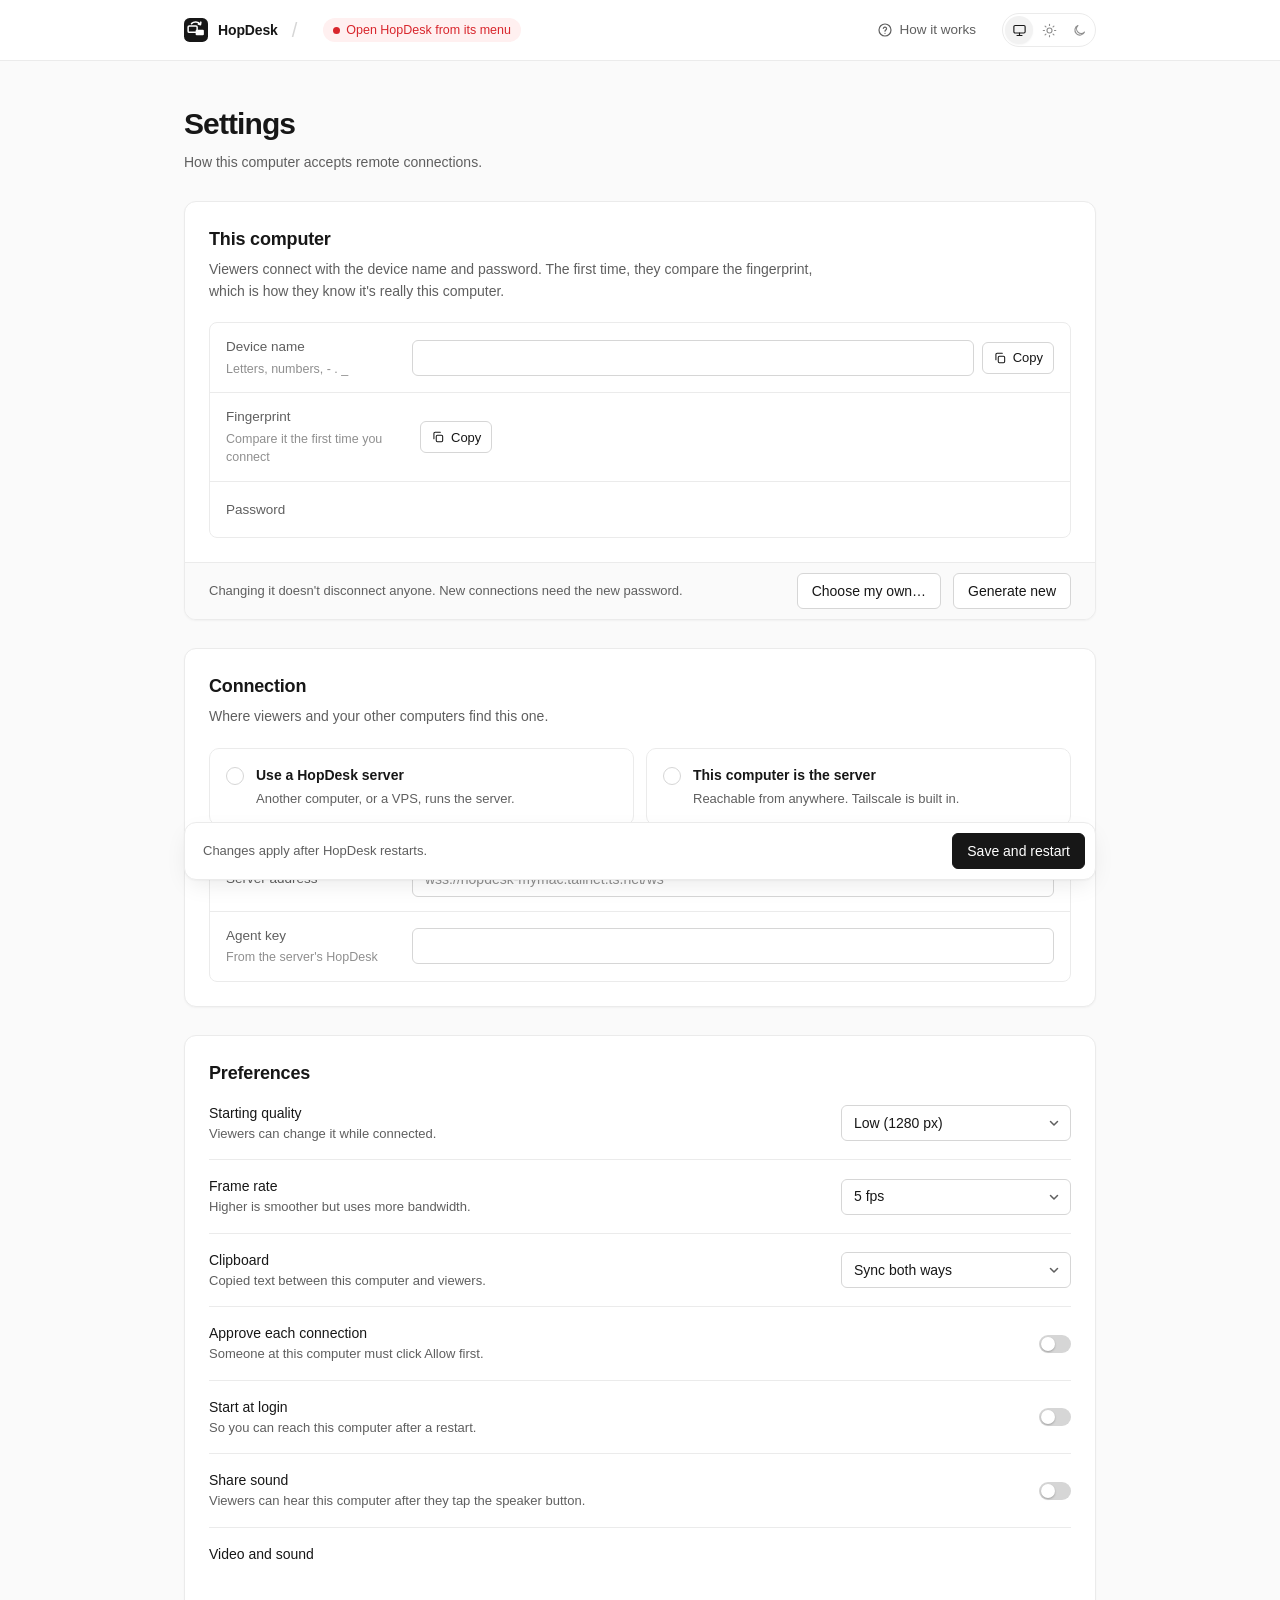
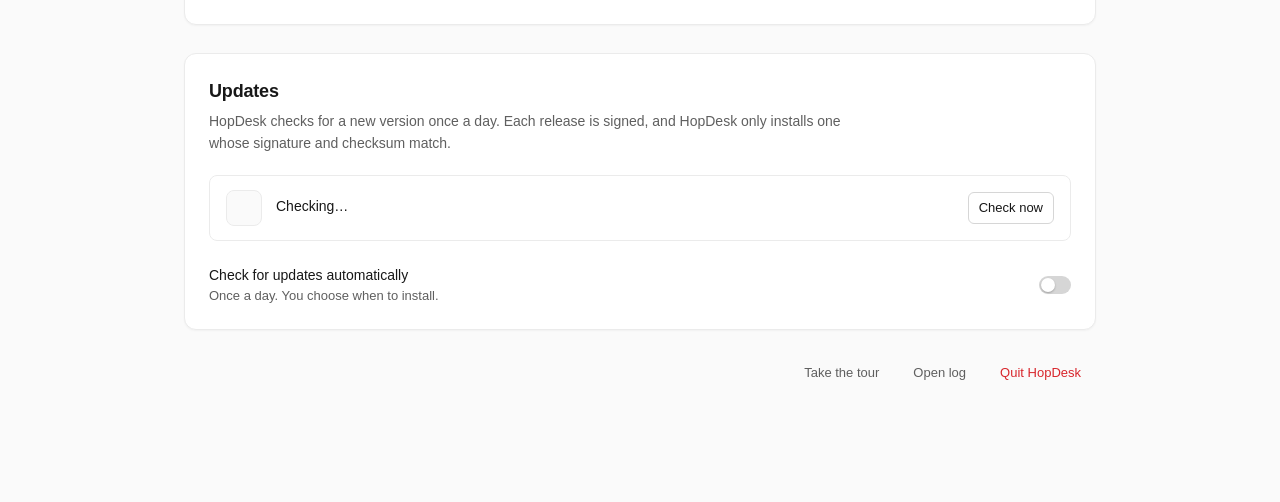
<file: cmd/agent/appui/index.html>
<!DOCTYPE html>
<html lang="en">
<head>
<meta charset="utf-8">
<meta name="viewport" content="width=device-width, initial-scale=1">
<meta name="color-scheme" content="light dark">
<title>HopDesk</title>
<link rel="icon" href="logo.svg">
<link rel="stylesheet" href="ui.css">
<script src="theme.js"></script>
<style>
  body { background: var(--bg-subtle); min-height: 100vh; }
  [data-theme="dark"] body { background: var(--bg); }

  header { position: sticky; top: 0; z-index: 10; background: var(--bg); border-bottom: 1px solid var(--border); }
  .bar { max-width: 960px; margin: 0 auto; height: 60px; padding: 0 24px; display: flex; align-items: center; gap: 12px; }
  .bar .device { font-weight: 500; color: var(--fg); overflow: hidden; text-overflow: ellipsis; white-space: nowrap; }
  .bar .spacer { flex: 1; }

  .pill {
    display: inline-flex; align-items: center; gap: 6px; height: 24px; padding: 0 10px; border-radius: 999px;
    font-size: 12.5px; font-weight: 500; background: var(--bg-muted); color: var(--fg-muted);
  }
  .pill::before { content: ""; width: 7px; height: 7px; border-radius: 50%; background: currentColor; }
  .pill.online { background: var(--green-bg); color: var(--green); }
  .pill.online::before { box-shadow: 0 0 0 3px color-mix(in srgb, var(--green) 25%, transparent); }
  .pill.error, .pill.offline { background: var(--red-bg); color: var(--red); }
  .pill.setup, .pill.connecting, .pill.starting { background: var(--amber-bg); color: var(--amber); }

  main { max-width: 960px; margin: 0 auto; padding: 40px 24px 32px; }
  .head h1 { margin: 0; font-size: 30px; font-weight: 600; letter-spacing: -0.03em; }
  .head p { margin: 6px 0 0; color: var(--fg-muted); }
  .head .ver { color: var(--fg-subtle); font-size: 13px; margin-top: 2px; }
  #detail { margin-top: 20px; }

  .section { margin-top: 28px; }
  .card { overflow: hidden; }
  .card .body { padding: 24px; }
  .card h2 { margin: 0; font-size: 18px; font-weight: 600; letter-spacing: -0.01em; }
  .card .sub { margin: 6px 0 20px; color: var(--fg-muted); line-height: 1.55; max-width: 640px; }
  .card .foot {
    display: flex; align-items: center; gap: 12px; min-height: 56px; padding: 10px 24px;
    background: var(--bg-subtle); border-top: 1px solid var(--border); color: var(--fg-muted); font-size: 13px;
  }
  [data-theme="dark"] .card .foot { background: #0d0d0d; }
  .card .foot .grow { flex: 1; }

  /* key/value rows */
  .kv { border: 1px solid var(--border); border-radius: 8px; }
  .kv .r { display: flex; align-items: center; gap: 16px; padding: 14px 16px; min-height: 56px; }
  .kv .r + .r { border-top: 1px solid var(--border); }
  .kv .k { width: 170px; flex: none; color: var(--fg-muted); font-size: 13.5px; }
  .kv .k small { display: block; color: var(--fg-subtle); font-size: 12.5px; margin-top: 2px; }
  .kv .v { flex: 1; min-width: 0; display: flex; align-items: center; gap: 8px; flex-wrap: wrap; }
  .kv .v input[type=text], .kv .v input[type=password], .kv .v select { flex: 1; min-width: 180px; }
  .kv .v code { flex: 1; min-width: 0; overflow: hidden; text-overflow: ellipsis; white-space: nowrap; color: var(--fg); }
  .pwrow { display: flex; gap: 10px; align-items: stretch; margin-top: 4px; }
  .pwrow .big { flex: 1; margin-top: 0; }
  .pwrow button { height: auto; padding: 0 18px; }
  .bar .guide-link { margin-right: 4px; }
  @media (max-width: 560px) { .bar .guide-link span { display: none; } }
  .fp { font: 600 14px "Geist Mono", ui-monospace, Menlo, monospace; letter-spacing: .05em; }

  /* new password callout */
  #newPwCard { border-color: var(--blue); box-shadow: 0 0 0 4px var(--ring); }
  .big {
    margin-top: 4px; padding: 18px; border-radius: 10px; text-align: center; user-select: all;
    font: 600 24px "Geist Mono", ui-monospace, Menlo, monospace; letter-spacing: .08em;
    background: var(--bg-subtle); border: 1px dashed var(--border-strong);
  }

  /* updates */
  .upd { display: flex; align-items: center; gap: 14px; padding: 14px 16px; flex-wrap: wrap; }
  .upd .ic { width: 36px; height: 36px; border-radius: 8px; border: 1px solid var(--border); display: grid; place-items: center; color: var(--fg-muted); background: var(--bg-subtle); flex: none; }
  .upd .ic svg { width: 18px; height: 18px; }
  .upd .ic.ok { color: var(--green); background: var(--green-bg); border-color: transparent; }
  .upd .ic.new { color: var(--blue); background: var(--blue-bg); border-color: transparent; }
  .upd .ic.bad { color: var(--red); background: var(--red-bg); border-color: transparent; }
  .upd .name { flex: 1; min-width: 200px; }
  .upd .name b { font-weight: 500; }
  .upd .name small { display: block; color: var(--fg-muted); font-size: 13px; margin-top: 2px; }
  .upd .name small.err { color: var(--red); }
  .upd .link { font-size: 13px; color: var(--fg-muted); text-underline-offset: 3px; }
  .upd .link:hover { color: var(--fg); }
  .updbar { height: 4px; margin: 0 16px 14px; border-radius: 99px; background: var(--bg-muted); overflow: hidden; }
  .updbar i { display: block; height: 100%; width: 0; background: var(--blue); border-radius: inherit; transition: width .3s ease; }
  #updCard .pref { margin-top: 8px; padding-bottom: 0; }
  .upd-pill {
    height: 24px; padding: 0 10px; border-radius: 999px; font-size: 12.5px; font-weight: 500;
    background: var(--blue-bg); color: var(--blue); border: 0;
  }
  .upd-pill:hover:not(:disabled) { background: var(--blue-bg); color: var(--blue); text-decoration: underline; text-underline-offset: 3px; }

  /* permissions */
  .perm { display: flex; align-items: center; gap: 14px; padding: 14px 16px; }
  .perm + .perm { border-top: 1px solid var(--border); }
  .perm .ic { width: 36px; height: 36px; border-radius: 8px; border: 1px solid var(--border); display: grid; place-items: center; color: var(--fg-muted); background: var(--bg-subtle); flex: none; }
  .perm .ic svg { width: 18px; height: 18px; }
  .perm .name { flex: 1; font-weight: 500; }
  .perm .name small { display: block; color: var(--fg-muted); font-weight: 400; font-size: 13px; }

  /* connection mode */
  .modes { display: grid; grid-template-columns: 1fr 1fr; gap: 12px; margin-bottom: 20px; }
  .mode {
    position: relative; padding: 16px 16px 16px 46px; border-radius: 10px; cursor: pointer;
    border: 1px solid var(--border); background: var(--bg); transition: border-color .15s, box-shadow .15s;
  }
  .mode:hover { border-color: var(--border-strong); }
  .mode::before {
    content: ""; position: absolute; left: 16px; top: 18px; width: 16px; height: 16px; border-radius: 50%;
    border: 1px solid var(--border-strong); background: var(--bg);
  }
  .mode.sel { border-color: var(--fg); background: var(--bg-subtle); }
  .mode.sel::before { border-color: var(--fg); background: var(--fg); box-shadow: inset 0 0 0 4px var(--bg); }
  .mode b { display: block; font-weight: 600; margin-bottom: 2px; }
  .mode span { color: var(--fg-muted); font-size: 13px; line-height: 1.5; }
  #tsNote { margin-bottom: 16px; }
  .note { display: flex; flex-wrap: wrap; align-items: center; gap: 4px 10px; padding: 12px 14px; border-radius: 8px; background: var(--bg-subtle); border: 1px solid var(--border); color: var(--fg-muted); font-size: 13.5px; line-height: 1.55; }
  .note.warn { background: var(--amber-bg); border-color: transparent; color: var(--amber); }
  .note.good { background: var(--green-bg); border-color: transparent; color: var(--green); }
  .note a { color: inherit; text-decoration: underline; text-underline-offset: 2px; }
  .note button { height: 32px; font-size: 13px; }
  .note button:not(.secondary) { background: var(--accent); color: var(--accent-fg); border-color: var(--accent); }
  #tsLinks { margin-bottom: 12px; }

  /* preferences */
  .pref { display: flex; align-items: center; gap: 16px; padding: 16px 0; }
  .pref + .pref { border-top: 1px solid var(--border); }
  .pref .t { flex: 1; }
  .pref .t b { font-weight: 500; }
  .pref .t small { display: block; color: var(--fg-muted); font-size: 13px; }
  .pref select { width: 230px; }
  .muted { color: var(--fg-muted); }

  /* save bar */
  .savebar {
    position: sticky; bottom: 20px; z-index: 20; margin-top: 24px;
    display: flex; align-items: center; gap: 12px;
    padding: 10px 10px 10px 18px; border-radius: 12px; border: 1px solid var(--border);
    background: var(--bg); box-shadow: var(--shadow);
  }
  .savebar .hint3 { color: var(--fg-muted); font-size: 13px; }
  #msg { flex: 1; font-size: 13px; color: var(--red); overflow: hidden; text-overflow: ellipsis; }
  #msg.good { color: var(--green); }
  #save { height: 36px; }

  footer.meta { display: flex; align-items: center; gap: 4px; margin-top: 28px; color: var(--fg-subtle); font-size: 13px; }
  footer.meta .grow { flex: 1; }
  footer.meta button { height: 30px; font-size: 13px; }

  @media (max-width: 700px) {
    .modes { grid-template-columns: 1fr; }
    .kv .r { flex-direction: column; align-items: stretch; gap: 8px; }
    .kv .k { width: auto; }
    .pref { flex-direction: column; align-items: stretch; }
    .pref select { width: 100%; }
    .savebar .hint3 { display: none; }
  }
</style>
</head>
<body>
<header>
  <div class="bar">
    <span class="brand">
      <svg viewBox="0 0 64 64" aria-hidden="true"><rect width="64" height="64" rx="15" fill="currentColor"/><g fill="none" style="stroke:var(--bg)" stroke-width="4" stroke-linecap="round" stroke-linejoin="round"><rect x="11" y="21" width="24" height="17" rx="3"/><path d="M20 15c6-6 18-6 24 2M45 11l-1 7-6-2"/></g><rect x="31" y="31" width="22" height="15" rx="3" style="fill:var(--bg)"/></svg>
      HopDesk
    </span>
    <span class="crumb-sep">/</span>
    <span class="device" id="crumbDevice"></span>
    <span class="pill" id="pill">Loading…</span>
    <button class="upd-pill" id="updPill" hidden>Update available</button>
    <span class="spacer"></span>
    <a id="helpLink" class="guide-link" href="help.html" target="_blank"><svg viewBox="0 0 24 24" fill="none" stroke="currentColor" stroke-width="1.8" stroke-linecap="round" stroke-linejoin="round"><circle cx="12" cy="12" r="9"/><path d="M9.5 9.5a2.5 2.5 0 0 1 4.9.7c0 1.7-2.4 2.1-2.4 3.6M12 17h.01"/></svg><span>How it works</span></a>
    <div class="theme-switch" role="group" aria-label="Theme">
      <button data-theme-choice="system" title="System theme" aria-label="System theme"><svg viewBox="0 0 24 24" fill="none" stroke="currentColor" stroke-width="1.8" stroke-linecap="round" stroke-linejoin="round"><rect x="3" y="4" width="18" height="12" rx="2"/><path d="M8 20h8M12 16v4"/></svg></button>
      <button data-theme-choice="light" title="Light theme" aria-label="Light theme"><svg viewBox="0 0 24 24" fill="none" stroke="currentColor" stroke-width="1.8" stroke-linecap="round"><circle cx="12" cy="12" r="4"/><path d="M12 2v2M12 20v2M4.9 4.9l1.4 1.4M17.7 17.7l1.4 1.4M2 12h2M20 12h2M4.9 19.1l1.4-1.4M17.7 6.3l1.4-1.4"/></svg></button>
      <button data-theme-choice="dark" title="Dark theme" aria-label="Dark theme"><svg viewBox="0 0 24 24" fill="none" stroke="currentColor" stroke-width="1.8" stroke-linecap="round" stroke-linejoin="round"><path d="M20 14.5A8 8 0 1 1 9.5 4a6.5 6.5 0 0 0 10.5 10.5z"/></svg></button>
    </div>
  </div>
</header>

<main>
  <div class="head">
    <h1>Settings</h1>
    <p>How this computer accepts remote connections.</p>
    <div class="ver" id="ver"></div>
  </div>
  <div class="alert bad" id="detail" hidden></div>

  <!-- one-time password -->
  <section class="section card" id="newPwCard" hidden>
    <div class="body">
      <h2>Save this computer's password</h2>
      <p class="sub">Put it in your password manager. It's shown only once, because HopDesk keeps only a one-way hash of it.</p>
      <div class="pwrow"><div class="big" id="newPw"></div><button data-copy-from="newPw" id="copyNewPw" title="Copy password">Copy</button></div>
    </div>
    <div class="foot"><span class="grow">You'll type it in the viewer when you connect to this computer.</span><button id="ackPw" class="primary">I've saved it</button></div>
  </section>

  <!-- this computer -->
  <section class="section card" id="pcCard">
    <div class="body">
      <h2>This computer</h2>
      <p class="sub">Viewers connect with the device name and password. The first time, they compare the fingerprint, which is how they know it's really this computer.</p>
      <div class="kv">
        <div class="r" id="rowDevice"><div class="k">Device name<small>Letters, numbers, - . _</small></div><div class="v"><input id="deviceId" type="text" maxlength="64" spellcheck="false"><button class="sm" data-copy-from="deviceId" title="Copy device name">Copy</button></div></div>
        <div class="r" id="rowFp"><div class="k">Fingerprint<small>Compare it the first time you connect</small></div><div class="v"><span class="fp" id="fp"></span><button class="sm" data-copy-from="fp" title="Copy fingerprint">Copy</button></div></div>
        <div class="r" id="rowPw"><div class="k">Password</div><div class="v"><span id="pwState"></span></div></div>
        <div class="r" id="setPwRow" hidden><div class="k">New password<small>10+ characters</small></div><div class="v"><input id="ownPw" type="password" autocomplete="new-password"><button id="savePw" class="primary">Set password</button></div></div>
      </div>
    </div>
    <div class="foot" id="pwFoot"><span class="grow">Changing it doesn't disconnect anyone. New connections need the new password.</span><button id="setPwBtn">Choose my own…</button><button id="genPw">Generate new</button></div>
  </section>

  <!-- permissions (macOS) -->
  <section class="section card" id="permCard" hidden>
    <div class="body">
      <h2>macOS permissions</h2>
      <p class="sub">Needed so viewers can see this screen and use the mouse and keyboard. Click Grant, then switch on <b>HopDesk</b> in the window that opens.</p>
      <div class="kv">
        <div class="perm">
          <span class="ic"><svg viewBox="0 0 24 24" fill="none" stroke="currentColor" stroke-width="1.8" stroke-linecap="round" stroke-linejoin="round"><rect x="3" y="4" width="18" height="12" rx="2"/><path d="M8 20h8M12 16v4"/></svg></span>
          <div class="name">Screen Recording<small>Share this screen</small></div>
          <span id="permScreenIcon"></span><button id="grantScreen">Grant</button>
        </div>
        <div class="perm">
          <span class="ic"><svg viewBox="0 0 24 24" fill="none" stroke="currentColor" stroke-width="1.8" stroke-linecap="round" stroke-linejoin="round"><path d="M5 3l14 9-6 1.5L10 20z"/></svg></span>
          <div class="name">Accessibility<small>Control the mouse and keyboard</small></div>
          <span id="permAxIcon"></span><button id="grantAx">Grant</button>
        </div>
      </div>
    </div>
    <div class="foot" id="permRestart" hidden><span class="grow">After switching on Screen Recording, macOS needs HopDesk to restart.</span><button id="restartBtn">Restart HopDesk</button></div>
  </section>

  <!-- connection -->
  <section class="section card" id="connCard">
    <div class="body">
      <h2>Connection</h2>
      <p class="sub">Where viewers and your other computers find this one.</p>
      <div class="modes" id="modes">
        <div class="mode" data-mode="connect" id="modeConnect"><b>Use a HopDesk server</b><span>Another computer, or a VPS, runs the server.</span></div>
        <div class="mode" data-mode="host" id="modeHost"><b>This computer is the server</b><span>Reachable from anywhere. Tailscale is built in.</span></div>
      </div>
      <div id="connectBox">
        <div class="kv">
          <div class="r"><div class="k">Server address</div><div class="v"><input id="serverUrl" type="text" class="mono" placeholder="wss://hopdesk-mymac.tailnet.ts.net/ws" spellcheck="false"></div></div>
          <div class="r"><div class="k">Agent key<small>From the server's HopDesk</small></div><div class="v"><input id="agentKey" type="password" class="mono" spellcheck="false" autocomplete="off"></div></div>
        </div>
      </div>
      <div id="hostBox" hidden>
        <div class="note" id="tsNote"></div>
        <div class="kv" id="tsLinks" hidden>
          <div class="r"><div class="k">Open in any browser</div><div class="v"><code id="viewerUrl"></code><button id="copyViewer" class="sm" data-copy-from="viewerUrl" title="Copy address">Copy</button></div></div>
          <div class="r"><div class="k">Other computers' server</div><div class="v"><code id="agentUrl"></code><button id="copyAgent" class="sm" data-copy-from="agentUrl" title="Copy server address">Copy</button></div></div>
        </div>
        <div class="kv">
          <div class="r"><div class="k">Agent key<small>Give it to your other computers</small></div><div class="v"><input id="hostKey" type="password" class="mono" readonly><button id="showKey" class="sm">Show</button><button id="copyKey" class="sm" data-copy-from="hostKey" title="Copy agent key">Copy</button><button id="newKey" class="sm">New</button></div></div>
          <div class="r"><div class="k">Local address</div><div class="v"><input id="hostListen" type="text" class="mono"></div></div>
        </div>
      </div>
    </div>
    <div class="foot" id="tsSignOutRow" hidden><span class="grow">Signed in to Tailscale.</span><button id="tsSignOut">Sign out of Tailscale</button></div>
  </section>

  <!-- preferences -->
  <section class="section card" id="prefCard">
    <div class="body">
      <h2>Preferences</h2>
      <div class="pref"><div class="t"><b>Starting quality</b><small>Viewers can change it while connected.</small></div>
        <select id="quality"><option value="low">Low (1280 px)</option><option value="medium">Medium (1920 px)</option><option value="high">High (2560 px)</option><option value="ultra">Ultra (native resolution)</option></select></div>
      <div class="pref"><div class="t"><b>Frame rate</b><small>Higher is smoother but uses more bandwidth.</small></div>
        <select id="fps"><option value="5">5 fps</option><option value="10">10 fps</option><option value="15">15 fps</option><option value="20">20 fps</option><option value="30">30 fps</option><option value="60">60 fps</option></select></div>
      <div class="pref"><div class="t"><b>Clipboard</b><small>Copied text between this computer and viewers.</small></div>
        <select id="clipboard"><option value="both">Sync both ways</option><option value="to-remote">Only paste into this computer</option><option value="off">Off</option></select></div>
      <label class="pref"><div class="t"><b>Approve each connection</b><small>Someone at this computer must click Allow first.</small></div><input type="checkbox" class="switch" id="confirm"></label>
      <label class="pref" id="autostartRow"><div class="t"><b>Start at login</b><small>So you can reach this computer after a restart.</small></div><input type="checkbox" class="switch" id="startAtLogin"></label>
      <label class="pref"><div class="t"><b>Share sound</b><small>Viewers can hear this computer after they tap the speaker button.</small></div><input type="checkbox" class="switch" id="sound"></label>
      <div class="pref"><div class="t"><b>Video and sound</b><small><span id="video"></span><br><span id="soundInfo"></span></small></div></div>
    </div>
  </section>

  <!-- login-screen control (Windows) -->
  <section class="section card" id="svcCard" hidden>
    <div class="body">
      <h2>Login screen and admin prompts</h2>
      <p class="sub">Windows hides its login screen and admin prompts (“Do you want to allow this app to make changes?”) from normal apps. Turn this on to see and control them too, so you can sign in after a restart and approve installs. It adds a small HopDesk service, and Windows asks for administrator permission once.</p>
      <label class="pref"><div class="t"><b>Control the login screen and admin prompts</b><small id="svcText">Off</small></div><input type="checkbox" class="switch" id="svcOn" data-nodirty></label>
      <div class="alert bad" id="svcErr" hidden></div>
      <div class="foot" id="svcStaleRow" hidden><span class="grow">The service still runs an older copy of HopDesk. Update it so both match (Windows asks for permission).</span><button id="svcUpdate">Update service</button></div>
    </div>
  </section>

  <!-- updates -->
  <section class="section card" id="updCard">
    <div class="body">
      <h2>Updates</h2>
      <p class="sub">HopDesk checks for a new version once a day. Each release is signed, and HopDesk only installs one whose signature and checksum match.</p>
      <div class="kv">
        <div class="upd">
          <span class="ic" id="updIcon"></span>
          <div class="name"><b id="updTitle">Checking…</b><small id="updText"></small></div>
          <a id="updNotes" class="link" target="_blank" rel="noopener" hidden>What's new</a>
          <button id="updCheck" class="sm">Check now</button>
          <button id="updInstall" class="sm primary" hidden>Install update</button>
        </div>
        <div class="updbar" id="updBar" hidden><i id="updBarFill"></i></div>
      </div>
      <label class="pref" id="updAutoRow"><div class="t"><b>Check for updates automatically</b><small>Once a day. You choose when to install.</small></div><input type="checkbox" class="switch" id="updAuto" data-nodirty></label>
    </div>
  </section>

  <footer class="meta">
    <span id="sessions" class="grow"></span>
    <button id="tourBtn" class="ghost">Take the tour</button>
    <button id="openLog" class="ghost">Open log</button>
    <button id="quit" class="ghost danger-ghost">Quit HopDesk</button>
  </footer>

  <div class="savebar">
    <span class="hint3">Changes apply after HopDesk restarts.</span>
    <span id="msg"></span>
    <button id="save" class="primary">Save and restart</button>
  </div>
</main>

<script src="ui.js"></script>
<script src="app.js"></script>
</body>
</html>
</file>
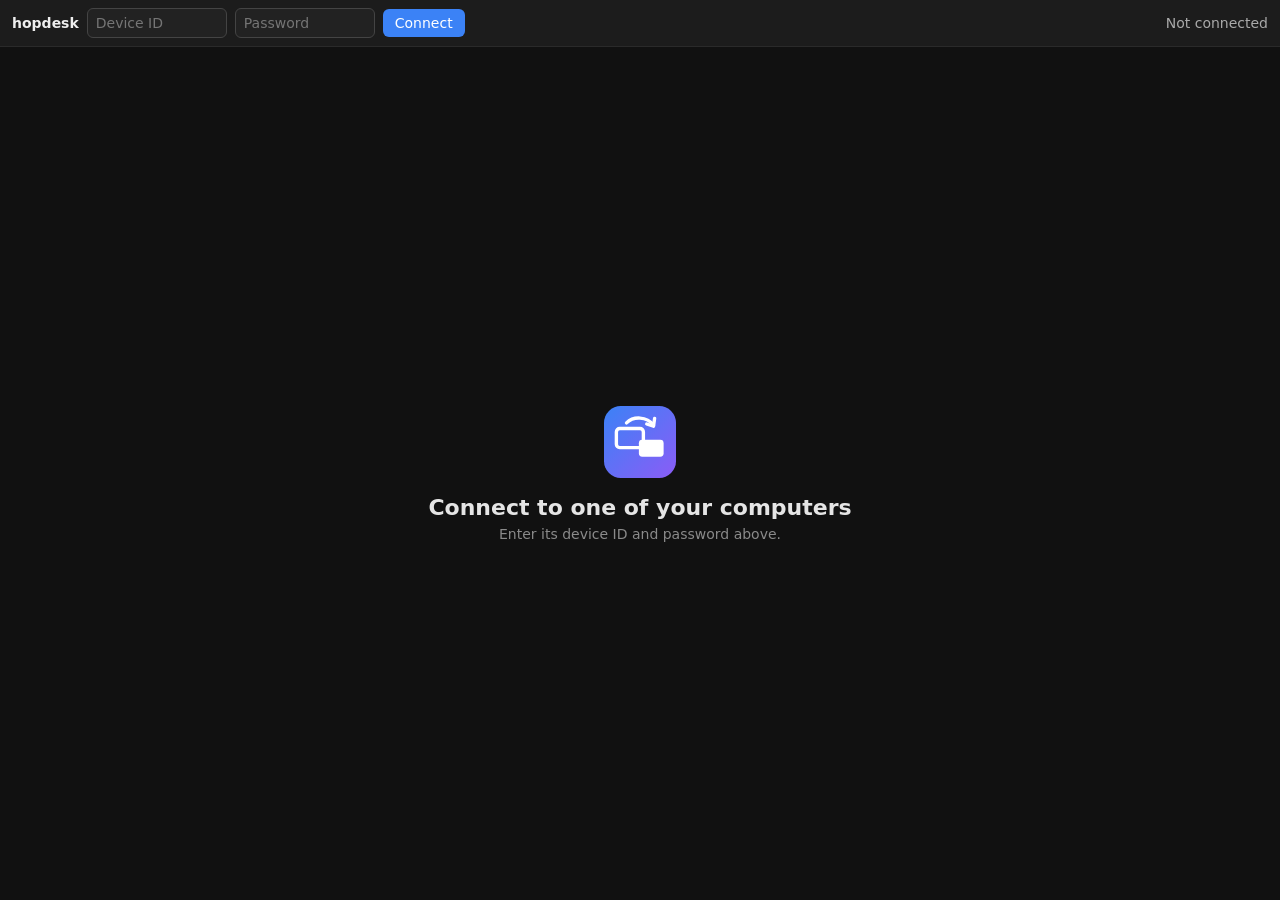
<file: cmd/server/web/index.html>
<!DOCTYPE html>
<html lang="en">
<head>
<meta charset="utf-8">
<meta name="viewport" content="width=device-width, initial-scale=1">
<title>hopdesk</title>
<style>
  :root { color-scheme: dark; font-family: system-ui, sans-serif; font-size: 14px; }
  * { box-sizing: border-box; }
  body { margin: 0; display: flex; flex-direction: column; height: 100vh; background: #111; color: #eee; }
  header { display: flex; gap: 8px; align-items: center; padding: 8px 12px; background: #1c1c1c; flex-wrap: wrap; border-bottom: 1px solid #2a2a2a; }
  input[type=text], input[type=password], select { padding: 6px 8px; border-radius: 6px; border: 1px solid #444; background: #222; color: #eee; font: inherit; }
  input[type=text], input[type=password] { width: 140px; }
  button { padding: 6px 12px; border-radius: 6px; border: 0; background: #3b82f6; color: white; cursor: pointer; font: inherit; }
  button.secondary { background: #3a3a3a; }
  button:disabled { opacity: .5; cursor: default; }
  label { color: #ccc; display: flex; gap: 4px; align-items: center; }
  .group { display: flex; gap: 8px; align-items: center; }
  #status { margin-left: auto; color: #aaa; }
  .wrap { flex: 1; display: flex; min-height: 0; }
  #surface { flex: 1; display: flex; align-items: center; justify-content: center; overflow: hidden; outline: none; position: relative; }
  #surface:focus-visible { box-shadow: inset 0 0 0 2px #3b82f6; }
  #surface.drop { box-shadow: inset 0 0 0 3px #22c55e; }
  #surface video, #surface canvas { width: 100%; height: 100%; object-fit: contain; display: block; }
  #hint { position: absolute; pointer-events: none; text-align: center; color: #8a8a8a; }
  #hint svg { width: 72px; height: 72px; margin-bottom: 14px; }
  #hint .big { font-size: 22px; color: #e5e5e5; font-weight: 600; margin-bottom: 6px; }
  aside { width: 340px; background: #181818; border-left: 1px solid #2a2a2a; display: flex; flex-direction: column; min-height: 0; }
  aside h3 { margin: 0; padding: 10px 12px 6px; font-size: 13px; color: #aaa; font-weight: 600; text-transform: uppercase; letter-spacing: .04em; }
  .pathbar { display: flex; gap: 6px; padding: 0 12px 8px; align-items: center; }
  #path { flex: 1; overflow: hidden; text-overflow: ellipsis; white-space: nowrap; color: #ccc; direction: rtl; text-align: left; }
  #list { flex: 1; overflow: auto; border-top: 1px solid #2a2a2a; }
  .row { display: flex; gap: 8px; padding: 6px 12px; cursor: pointer; align-items: center; }
  .row:hover { background: #242424; }
  .row .name { flex: 1; overflow: hidden; text-overflow: ellipsis; white-space: nowrap; }
  .row .size { color: #888; font-size: 12px; }
  .note { padding: 8px 12px; color: #888; }
  #transfers { border-top: 1px solid #2a2a2a; max-height: 35%; overflow: auto; }
  .xfer { padding: 6px 12px; border-bottom: 1px solid #222; }
  .xfer .top { display: flex; justify-content: space-between; gap: 8px; }
  .xfer .top span:first-child { overflow: hidden; text-overflow: ellipsis; white-space: nowrap; }
  .xfer progress { width: 100%; height: 6px; }
  .xfer .msg { color: #888; font-size: 12px; overflow-wrap: anywhere; }
  .xfer.err .msg { color: #f87171; }
  .actions { display: flex; gap: 8px; padding: 10px 12px; border-top: 1px solid #2a2a2a; }
  #toast { position: fixed; bottom: 16px; left: 50%; transform: translateX(-50%); background: #262626; border: 1px solid #3a3a3a; padding: 8px 12px; border-radius: 8px; display: flex; gap: 10px; align-items: center; box-shadow: 0 4px 16px rgba(0,0,0,.5); }
  #modal { position: fixed; inset: 0; background: rgba(0,0,0,.6); display: flex; align-items: center; justify-content: center; z-index: 10; }
  #modal .card { background: #1e1e1e; border: 1px solid #3a3a3a; border-radius: 12px; padding: 22px 24px; width: min(520px, 92vw); box-shadow: 0 10px 40px rgba(0,0,0,.6); }
  #modal.danger .card { border-color: #dc2626; }
  #modal h2 { margin: 0 0 10px; font-size: 18px; }
  #modal.danger h2 { color: #f87171; }
  #modal p { color: #c8c8c8; line-height: 1.5; margin: 0 0 12px; white-space: pre-line; }
  #modal code { display: block; font: 600 17px ui-monospace, SFMono-Regular, Menlo, monospace; letter-spacing: .04em; background: #111; border: 1px solid #333; border-radius: 8px; padding: 10px 12px; margin: 0 0 16px; text-align: center; }
  #modal .btns { display: flex; gap: 8px; justify-content: flex-end; }
  button.danger { background: #dc2626; }
  [hidden] { display: none !important; }
</style>
</head>
<body>
<header>
  <strong>hopdesk</strong>
  <div class="group" id="login">
    <input id="id" type="text" placeholder="Device ID" autocomplete="off">
    <input id="pw" type="password" placeholder="Password" autocomplete="off">
    <button id="connect">Connect</button>
  </div>
  <div class="group" id="controls" hidden>
    <select id="display" title="Display"></select>
    <select id="quality" title="Quality">
      <option value="low">Low quality</option>
      <option value="medium">Medium quality</option>
      <option value="high">High quality</option>
    </select>
    <select id="fps" title="Frames per second">
      <option value="5">5 fps</option><option value="10">10 fps</option><option value="15">15 fps</option>
      <option value="20">20 fps</option><option value="30">30 fps</option>
    </select>
    <label title="Send Ctrl when you press Cmd (for a Mac controlling a Windows PC)"><input id="swap" type="checkbox"> Cmd&rarr;Ctrl</label>
    <button id="filesBtn" class="secondary">Files</button>
    <button id="disconnect" class="secondary">Disconnect</button>
  </div>
  <span id="status">Not connected</span>
</header>
<div class="wrap">
  <div id="surface" tabindex="0">
    <video id="video" autoplay muted playsinline hidden></video>
    <canvas id="canvas" width="1280" height="720" hidden></canvas>
    <div id="hint">
      <svg viewBox="0 0 64 64" aria-hidden="true"><defs><linearGradient id="hg" x1="0" y1="0" x2="1" y2="1"><stop offset="0" stop-color="#3b82f6"/><stop offset="1" stop-color="#8b5cf6"/></linearGradient></defs>
        <rect width="64" height="64" rx="15" fill="url(#hg)"/><rect x="11" y="20" width="24" height="17" rx="3" fill="none" stroke="#fff" stroke-width="3"/>
        <rect x="31" y="30" width="22" height="15" rx="3" fill="#fff"/><path d="M20 15c6-6 18-6 24 2" fill="none" stroke="#fff" stroke-width="3" stroke-linecap="round"/><path d="M45 11l-1 7-6-2" fill="none" stroke="#fff" stroke-width="3" stroke-linecap="round" stroke-linejoin="round"/></svg>
      <div class="big">Connect to one of your computers</div>
      <div id="hintText">Enter its device ID and password above.</div>
    </div>
  </div>
  <aside id="files" hidden>
    <h3>Remote files</h3>
    <div class="pathbar">
      <button id="up" class="secondary" title="Up one folder">&uarr;</button>
      <button id="home" class="secondary" title="Home folder">&#8962;</button>
      <span id="path"></span>
    </div>
    <div id="list"></div>
    <div class="actions">
      <button id="uploadBtn">Send files&hellip;</button>
      <input id="uploadInput" type="file" multiple hidden>
      <span class="note" style="padding:6px 0">or drop files on the screen</span>
    </div>
    <div id="transfers"></div>
  </aside>
</div>
<div id="modal" hidden><div class="card" role="dialog" aria-modal="true" aria-labelledby="mTitle">
  <h2 id="mTitle"></h2><p id="mText"></p><code id="mFp"></code>
  <div class="btns"><button id="mCancel" class="secondary"></button><button id="mOk"></button></div>
</div></div>
<div id="toast" hidden><span id="toastText"></span><button id="toastBtn" hidden></button></div>

<script src="viewer.js"></script>
</body>
</html>
</file>
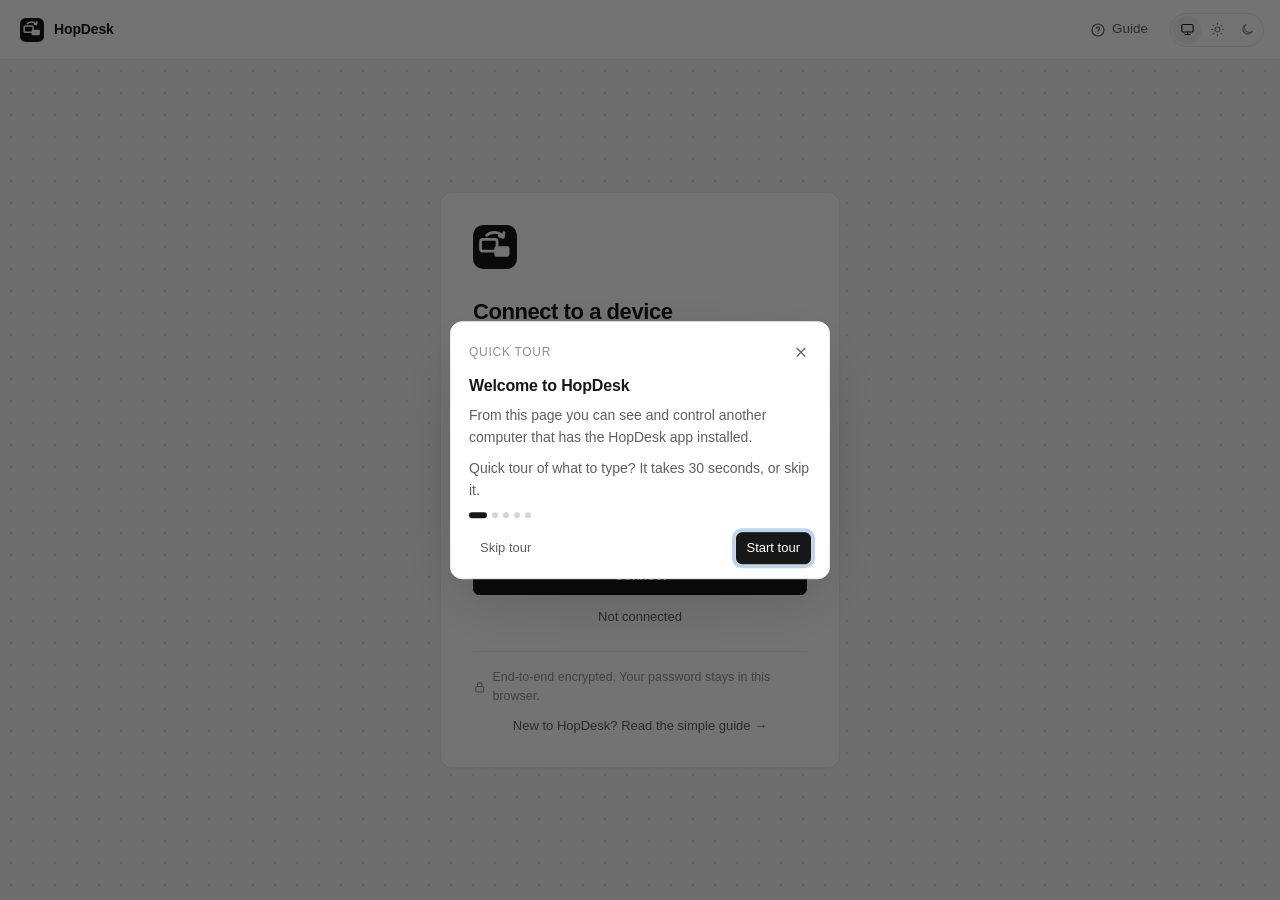
<file: internal/server/web/index.html>
<!DOCTYPE html>
<html lang="en">
<head>
<meta charset="utf-8">
<meta name="viewport" content="width=device-width, initial-scale=1">
<meta name="color-scheme" content="light dark">
<title>hopdesk</title>
<link rel="manifest" href="manifest.json">
<link rel="icon" href="logo.svg" type="image/svg+xml">
<link rel="apple-touch-icon" href="apple-touch-icon.png">
<meta name="theme-color" content="#0a0a0a" media="(prefers-color-scheme: dark)">
<meta name="theme-color" content="#ffffff" media="(prefers-color-scheme: light)">
<meta name="mobile-web-app-capable" content="yes">
<meta name="apple-mobile-web-app-capable" content="yes">
<meta name="apple-mobile-web-app-title" content="HopDesk">
<link rel="stylesheet" href="ui.css">
<script src="theme.js"></script>
<style>
  body { display: flex; flex-direction: column; height: 100vh; height: 100dvh; overflow: hidden; }

  /* header */
  header {
    display: flex; align-items: center; gap: 12px; height: 60px; padding: 0 16px 0 20px; flex: none;
    border-bottom: 1px solid var(--border); background: var(--bg);
  }
  .crumb { display: none; align-items: center; gap: 10px; min-width: 0; }
  header:has(#controls:not([hidden])) .crumb { display: inline-flex; }
  .crumb .device { display: inline-flex; align-items: center; gap: 8px; font-weight: 500; min-width: 0; }
  .crumb .device b { font-weight: 500; overflow: hidden; text-overflow: ellipsis; white-space: nowrap; max-width: 220px; }
  .live-dot { width: 8px; height: 8px; border-radius: 50%; background: var(--green); box-shadow: 0 0 0 3px var(--green-bg); flex: none; }
  #liveStatus { color: var(--fg-subtle); font-size: 13px; white-space: nowrap; overflow: hidden; text-overflow: ellipsis; }
  .spacer { flex: 1; }
  #controls { display: flex; align-items: center; gap: 8px; }
  #controls .divider { width: 1px; height: 20px; background: var(--border); margin: 0 4px; }
  .toggle { display: inline-flex; align-items: center; gap: 8px; font-size: 13px; color: var(--fg-muted); cursor: pointer; white-space: nowrap; }

  /* stage */
  .wrap { flex: 1; display: flex; min-height: 0; }
  #surface {
    flex: 1; position: relative; display: flex; align-items: center; justify-content: center;
    overflow: hidden; outline: none; background: var(--stage);
  }
  #surface:has(#hint:not([hidden])) {
    background-image: radial-gradient(var(--dots) 1px, transparent 1px); background-size: 22px 22px;
  }
  #surface:focus-visible { box-shadow: inset 0 0 0 2px var(--ring); }
  #surface.drop { box-shadow: inset 0 0 0 2px var(--blue); background-color: var(--blue-bg); }
  #surface video, #surface canvas { width: 100%; height: 100%; object-fit: contain; display: block; }

  /* connect card */
  #hint { width: min(400px, calc(100% - 32px)); padding: 32px; }
  #hint .mark { width: 44px; height: 44px; margin-bottom: 20px; color: var(--fg); }
  #hint h1 { margin: 0; font-size: 22px; font-weight: 600; letter-spacing: -0.02em; }
  #hint .lede { margin: 6px 0 24px; color: var(--fg-muted); }
  #login { display: grid; gap: 14px; }
  #login input { width: 100%; }
  #connect { width: 100%; height: 40px; margin-top: 4px; }
  #status { min-height: 20px; margin-top: 12px; font-size: 13px; color: var(--fg-muted); text-align: center; }
  #status.err { color: var(--red); }
  #hintText { margin-top: 4px; font-size: 13px; color: var(--amber); text-align: center; }
  #hintText:empty { display: none; }
  .secure {
    display: flex; align-items: center; justify-content: center; gap: 6px;
    margin-top: 24px; padding-top: 16px; border-top: 1px solid var(--border);
    font-size: 12.5px; color: var(--fg-subtle);
  }
  .secure svg { width: 14px; height: 14px; }
  .newhere { display: block; margin-top: 10px; text-align: center; font-size: 13px; color: var(--fg-muted); text-decoration: none; }
  .newhere:hover { color: var(--fg); text-decoration: underline; text-underline-offset: 3px; }
  header .guide-link { margin-left: 4px; }

  /* your devices */
  .recent { margin: 0 0 16px; }
  .recent-head { font-size: 12px; font-weight: 500; text-transform: uppercase; letter-spacing: .06em; color: var(--fg-subtle); margin-bottom: 8px; }
  #recentList { display: grid; gap: 6px; }
  .dev { position: relative; display: flex; align-items: center; border: 1px solid var(--border); border-radius: 10px; background: var(--bg); transition: border-color .15s; }
  .dev:hover, .dev.sel { border-color: var(--border-strong); }
  .dev.sel { box-shadow: 0 0 0 1px var(--fg); }
  .dev-main { flex: 1; min-width: 0; display: flex; align-items: center; gap: 12px; height: auto; padding: 10px 6px 10px 12px; border: 0; background: transparent; text-align: left; border-radius: 10px 0 0 10px; }
  .dev-main:hover:not(:disabled) { background: transparent; }
  .dev-ic { width: 34px; height: 34px; flex: none; display: grid; place-items: center; border-radius: 8px; background: var(--bg-muted); color: var(--fg-muted); }
  .dev-ic svg { width: 17px; height: 17px; }
  .dev-txt { flex: 1; min-width: 0; display: grid; }
  .dev-txt b { font-weight: 500; font-size: 14.5px; overflow: hidden; text-overflow: ellipsis; white-space: nowrap; }
  .dev-txt small { font-size: 12.5px; color: var(--fg-subtle); overflow: hidden; text-overflow: ellipsis; white-space: nowrap; }
  .dev-state { font-size: 12px; white-space: nowrap; display: inline-flex; align-items: center; gap: 6px; color: var(--fg-subtle); }
  .dev-state[data-state="on"] { color: var(--green); }
  .dev-state[data-state="on"]::before, .dev-state[data-state="off"]::before { content: ""; width: 7px; height: 7px; border-radius: 50%; background: currentColor; }
  .dev-state[data-state="on"]::before { box-shadow: 0 0 0 3px var(--green-bg); }
  .dev-more { margin-right: 6px; color: var(--fg-subtle); }
  .dev-more svg { width: 16px; height: 16px; }
  .dev-rename { height: 30px; font-size: 14px; padding: 0 8px; }
  .dev-menu {
    position: absolute; right: 6px; top: calc(100% + 4px); z-index: 20; min-width: 190px; padding: 4px;
    background: var(--bg); border: 1px solid var(--border); border-radius: 10px; box-shadow: var(--shadow-lg); display: grid;
  }
  .dev-menu button { justify-content: flex-start; height: 34px; border: 0; background: transparent; font-size: 13.5px; }
  .dev-menu button:hover { background: var(--bg-hover); }
  .dev-menu .danger-text { color: var(--red); }
  .login-sep { display: flex; align-items: center; gap: 10px; margin: 4px 0 14px; color: var(--fg-subtle); font-size: 12.5px; }
  .login-sep::before, .login-sep::after { content: ""; flex: 1; height: 1px; background: var(--border); }
  .login-sep[hidden] { display: none; }
  .install-tip { display: flex; align-items: center; gap: 12px; margin-top: 16px; padding: 12px; border: 1px solid var(--border); border-radius: 10px; background: var(--bg-subtle); }
  .install-tip[hidden] { display: none; }
  .install-tip img { border-radius: 8px; flex: none; }
  .install-tip div { flex: 1; min-width: 0; display: grid; gap: 2px; }
  .install-tip b { font-size: 13.5px; font-weight: 500; }
  .install-tip small { font-size: 12.5px; color: var(--fg-muted); line-height: 1.45; }
  #hint { max-height: calc(100% - 24px); overflow-y: auto; }

  /* files sheet */
  aside {
    width: 360px; flex: none; display: flex; flex-direction: column; min-height: 0;
    background: var(--bg); border-left: 1px solid var(--border);
  }
  .sheet-head { display: flex; align-items: center; justify-content: space-between; padding: 14px 12px 10px 20px; }
  .sheet-head h3 { margin: 0; font-size: 15px; font-weight: 600; }
  .pathbar { display: flex; gap: 6px; align-items: center; padding: 0 16px 12px; }
  #path {
    flex: 1; min-width: 0; padding: 0 10px; height: 32px; line-height: 30px;
    border: 1px solid var(--border); border-radius: 6px; background: var(--bg-subtle);
    font-family: "Geist Mono", ui-monospace, SFMono-Regular, Menlo, monospace; font-size: 12px; color: var(--fg-muted);
    overflow: hidden; text-overflow: ellipsis; white-space: nowrap; direction: rtl; text-align: left;
  }
  #list { flex: 1; overflow: auto; border-top: 1px solid var(--border); padding: 6px; }
  #list .row {
    display: flex; align-items: center; gap: 10px; padding: 7px 10px; border-radius: 6px;
    cursor: pointer; font-size: 13.5px;
  }
  #list .row:hover { background: var(--bg-hover); }
  #list .row svg { width: 16px; height: 16px; color: var(--fg-subtle); flex: none; }
  #list .row.dir svg { color: var(--blue); }
  #list .row .name { flex: 1; overflow: hidden; text-overflow: ellipsis; white-space: nowrap; }
  #list .row .size { font-family: "Geist Mono", ui-monospace, Menlo, monospace; font-size: 12px; color: var(--fg-subtle); }
  #list .note { padding: 16px 10px; color: var(--fg-subtle); font-size: 13px; }
  .actions { padding: 12px 16px; border-top: 1px solid var(--border); display: grid; gap: 8px; }
  .actions button { width: 100%; }
  .actions .hint2 { text-align: center; font-size: 12px; color: var(--fg-subtle); }
  #transfers { max-height: 38%; overflow: auto; }
  #transfers:not(:empty) { border-top: 1px solid var(--border); }
  .xfer { padding: 10px 16px; display: grid; gap: 6px; }
  .xfer + .xfer { border-top: 1px solid var(--border); }
  .xfer .top { display: flex; justify-content: space-between; gap: 8px; font-size: 13px; }
  .xfer .top span:first-child { overflow: hidden; text-overflow: ellipsis; white-space: nowrap; }
  .xfer .pct { font-family: "Geist Mono", ui-monospace, Menlo, monospace; font-size: 12px; color: var(--fg-subtle); }
  .xfer progress { -webkit-appearance: none; appearance: none; width: 100%; height: 4px; border: 0; border-radius: 99px; background: var(--bg-muted); overflow: hidden; }
  .xfer progress::-webkit-progress-bar { background: var(--bg-muted); }
  .xfer progress::-webkit-progress-value { background: var(--accent); border-radius: 99px; }
  .xfer progress::-moz-progress-bar { background: var(--accent); }
  .xfer .msg { font-size: 12px; color: var(--fg-subtle); overflow-wrap: anywhere; }
  .xfer.err .msg, .xfer.err .pct { color: var(--red); }

  #moreBtn { display: none; }
  #soundBtn .s-on { display: none; }
  #soundBtn[aria-pressed="true"] .s-on { display: block; }
  #soundBtn[aria-pressed="true"] .s-off { display: none; }
  #soundBtn[aria-pressed="true"] { color: var(--blue); border-color: color-mix(in srgb, var(--blue) 40%, var(--border)); }
  .volume { display: inline-flex; align-items: center; gap: 6px; color: var(--fg-muted); font-size: 13px; }
  .volume svg { width: 16px; height: 16px; flex: none; }
  .volume input { width: 84px; accent-color: var(--fg); }
  .volume[hidden] { display: none; }
  #controls .volume .label-hide { display: none; } /* the icon says it; the phone sheet shows the word */
  header:has(#controls:not([hidden])) .crumb { flex: none; } /* the device name always shows */
  #controls { min-width: 0; }
  #controls select { flex: none; }
  #controls #display { flex: 0 1 auto; min-width: 110px; max-width: 190px; }
  .volume input { width: 64px; }
  .opts { display: contents; }

  /* phones and tablets */
  body.touch #surface { touch-action: none; -webkit-user-select: none; user-select: none; -webkit-touch-callout: none; }
  #tcursor {
    position: absolute; left: 0; top: 0; width: 22px; height: 22px; pointer-events: none; z-index: 5;
    fill: #fff; stroke: #000; stroke-width: 1.4; stroke-linejoin: round; filter: drop-shadow(0 1px 2px rgba(0,0,0,.5));
  }
  .touchbar {
    position: absolute; left: 50%; bottom: max(16px, env(safe-area-inset-bottom)); transform: translateX(-50%); z-index: 6;
    display: flex; gap: 4px; padding: 5px; border-radius: 14px;
    background: color-mix(in srgb, var(--bg) 88%, transparent); backdrop-filter: blur(12px) saturate(160%);
    border: 1px solid var(--border); box-shadow: var(--shadow-lg);
  }
  .touchbar[hidden] { display: none; }
  .touchbar button { height: 40px; border: 0; background: transparent; gap: 6px; padding: 0 12px; border-radius: 10px; font-size: 13.5px; }
  .touchbar button.icon { width: 40px; padding: 0; }
  .touchbar button:active { background: var(--bg-hover); }
  .touchbar svg { width: 18px; height: 18px; }
  body.kbd-open .touchbar { display: none; }
  .touchbar button[aria-pressed="true"] { background: var(--fg); color: var(--bg); }
  @media (max-width: 440px) {
    #tKbd span, #tZoom span { display: none; }
    #tKbd, #tZoom { width: 40px; padding: 0; }
  }
  /* Turned sideways in CSS (phones that can't lock the orientation); size and transform are set in touch.js. */
  html:has(body.rotated) { overflow: hidden; }
  body.rotated { position: fixed; top: 0; left: 0; transform-origin: 0 0; }
  body.rotated header { display: none; } /* every pixel for the picture; Upright brings the bar back */
  body.touch .toast { bottom: calc(max(16px, env(safe-area-inset-bottom)) + 64px); }
  body.kbd-open .toast { display: none; }
  #kbd { position: fixed; left: 0; bottom: 0; width: 1px; height: 1px; opacity: 0; font-size: 16px; border: 0; padding: 0; resize: none; pointer-events: none; }
  .kbar {
    position: fixed; left: 0; right: 0; bottom: 0; z-index: 40; display: none; align-items: center; gap: 6px;
    padding: 6px 8px; background: var(--bg-subtle); border-top: 1px solid var(--border);
  }
  body.kbd-open .kbar { display: flex; }
  .kbar .keys { flex: 1; display: flex; gap: 6px; overflow-x: auto; scrollbar-width: none; -webkit-overflow-scrolling: touch; }
  .kbar .keys::-webkit-scrollbar { display: none; }
  .kbar button { height: 38px; min-width: 44px; padding: 0 10px; flex: none; font-size: 14px; border-radius: 8px; background: var(--bg); }
  .kbar button[aria-pressed="true"] { background: var(--fg); color: var(--bg); border-color: var(--fg); }
  .kbar .done { font-weight: 600; }

  @media (max-width: 960px) {
    #controls .label-hide { display: none; }
    #liveStatus { display: none; }
  }
  @media (max-width: 720px) {
    header { padding: 0 10px 0 14px; gap: 8px; }
    header:has(#controls:not([hidden])) .brand-text,
    header:has(#controls:not([hidden])) .theme-switch,
    header:has(#controls:not([hidden])) .guide-link,
    header:has(#controls:not([hidden])) .crumb-sep,
    #controls .divider { display: none; }
    .crumb .device b { max-width: 34vw; }
    #moreBtn { display: inline-flex; }
    #controls { position: static; gap: 6px; }
    .opts { display: none; }
    #controls.open .opts {
      display: flex; flex-direction: column; align-items: stretch; gap: 10px;
      position: absolute; top: 64px; right: 8px; z-index: 30; width: min(280px, calc(100vw - 16px)); padding: 12px;
      background: var(--bg); border: 1px solid var(--border); border-radius: 12px; box-shadow: var(--shadow-lg);
    }
    #controls.open .opts select { width: 100%; height: 40px; }
    #controls.open .opts .toggle { justify-content: space-between; flex-direction: row-reverse; height: 36px; }
    #controls.open .opts .volume { height: 36px; }
    #controls.open .opts .volume input { flex: 1; width: auto; }
    #controls.open .opts .label-hide { display: inline; }
    aside { position: fixed; inset: 60px 0 0 0; width: auto; z-index: 30; border-left: 0; }
  }
</style>
</head>
<body>
<header>
  <span class="brand">
    <svg viewBox="0 0 64 64" aria-hidden="true"><rect width="64" height="64" rx="15" fill="currentColor"/><g fill="none" style="stroke:var(--bg)" stroke-width="4" stroke-linecap="round" stroke-linejoin="round"><rect x="11" y="21" width="24" height="17" rx="3"/><path d="M20 15c6-6 18-6 24 2M45 11l-1 7-6-2"/></g><rect x="31" y="31" width="22" height="15" rx="3" style="fill:var(--bg)"/></svg>
    <span class="brand-text">HopDesk</span>
  </span>
  <span class="crumb">
    <span class="crumb-sep">/</span>
    <span class="device"><span class="live-dot"></span><b id="crumbName"></b></span>
    <span id="liveStatus"></span>
  </span>
  <span class="spacer"></span>
  <div id="controls" hidden>
    <button id="moreBtn" class="sm icon" title="Picture and keyboard settings" aria-label="Picture and keyboard settings" aria-expanded="false"><svg viewBox="0 0 24 24" fill="none" stroke="currentColor" stroke-width="1.8" stroke-linecap="round" stroke-linejoin="round"><path d="M4 7h10M18 7h2M4 17h4M12 17h8"/><circle cx="16" cy="7" r="2"/><circle cx="10" cy="17" r="2"/></svg></button>
    <div class="opts" id="opts">
    <select id="display" class="sm" title="Display"></select>
    <select id="quality" class="sm" title="Quality">
      <option value="low">Low</option>
      <option value="medium">Medium</option>
      <option value="high">High</option>
      <option value="ultra">Ultra (native)</option>
    </select>
    <select id="fps" class="sm" title="Frames per second">
      <option value="5">5 fps</option><option value="10">10 fps</option><option value="15">15 fps</option>
      <option value="20">20 fps</option><option value="30">30 fps</option><option value="60">60 fps</option>
    </select>
    <button id="sasBtn" class="sm" title="Press Ctrl+Alt+Del on the remote computer (to sign in, lock it or open Task Manager)" hidden>Ctrl+Alt+Del</button>
    <label class="volume" id="volumeRow" title="Volume" hidden><svg viewBox="0 0 24 24" fill="none" stroke="currentColor" stroke-width="1.8" stroke-linecap="round" stroke-linejoin="round"><path d="M4 9v6h4l5 4V5L8 9z"/></svg><input id="volume" type="range" min="0" max="100" value="100" aria-label="Volume"><span class="label-hide">Volume</span></label>
    <label class="toggle" title="Send Ctrl when you press Cmd (for a Mac controlling a Windows PC)"><input id="swap" type="checkbox" class="switch"><span class="label-hide">Cmd → Ctrl</span></label>
    </div>
    <span class="divider"></span>
    <button id="soundBtn" class="sm icon" title="Turn sound on" aria-label="Turn sound on" aria-pressed="false" hidden><svg class="s-off" viewBox="0 0 24 24" fill="none" stroke="currentColor" stroke-width="1.8" stroke-linecap="round" stroke-linejoin="round"><path d="M4 9v6h4l5 4V5L8 9z"/><path d="M17 9.5l5 5M22 9.5l-5 5"/></svg><svg class="s-on" viewBox="0 0 24 24" fill="none" stroke="currentColor" stroke-width="1.8" stroke-linecap="round" stroke-linejoin="round"><path d="M4 9v6h4l5 4V5L8 9z"/><path d="M16.5 8.5a5 5 0 0 1 0 7M19.3 5.7a9 9 0 0 1 0 12.6"/></svg></button>
    <button id="filesBtn" class="sm"><svg viewBox="0 0 24 24" fill="none" stroke="currentColor" stroke-width="1.8" stroke-linecap="round" stroke-linejoin="round"><path d="M3 7a2 2 0 0 1 2-2h4l2 2h8a2 2 0 0 1 2 2v8a2 2 0 0 1-2 2H5a2 2 0 0 1-2-2z"/></svg><span class="label-hide">Files</span></button>
    <button id="disconnect" class="sm danger-ghost"><svg viewBox="0 0 24 24" fill="none" stroke="currentColor" stroke-width="1.8" stroke-linecap="round" stroke-linejoin="round"><path d="M12 3v8M6.3 6.8a8 8 0 1 0 11.4 0"/></svg><span class="label-hide">Disconnect</span></button>
    <span class="divider"></span>
  </div>
  <a id="helpLink" class="guide-link" href="help.html" target="_blank" rel="noopener" title="How HopDesk works"><svg viewBox="0 0 24 24" fill="none" stroke="currentColor" stroke-width="1.8" stroke-linecap="round" stroke-linejoin="round"><circle cx="12" cy="12" r="9"/><path d="M9.5 9.5a2.5 2.5 0 0 1 4.9.7c0 1.7-2.4 2.1-2.4 3.6M12 17h.01"/></svg><span class="label-hide">Guide</span></a>
  <div class="theme-switch" role="group" aria-label="Theme">
    <button data-theme-choice="system" title="System theme" aria-label="System theme"><svg viewBox="0 0 24 24" fill="none" stroke="currentColor" stroke-width="1.8" stroke-linecap="round" stroke-linejoin="round"><rect x="3" y="4" width="18" height="12" rx="2"/><path d="M8 20h8M12 16v4"/></svg></button>
    <button data-theme-choice="light" title="Light theme" aria-label="Light theme"><svg viewBox="0 0 24 24" fill="none" stroke="currentColor" stroke-width="1.8" stroke-linecap="round"><circle cx="12" cy="12" r="4"/><path d="M12 2v2M12 20v2M4.9 4.9l1.4 1.4M17.7 17.7l1.4 1.4M2 12h2M20 12h2M4.9 19.1l1.4-1.4M17.7 6.3l1.4-1.4"/></svg></button>
    <button data-theme-choice="dark" title="Dark theme" aria-label="Dark theme"><svg viewBox="0 0 24 24" fill="none" stroke="currentColor" stroke-width="1.8" stroke-linecap="round" stroke-linejoin="round"><path d="M20 14.5A8 8 0 1 1 9.5 4a6.5 6.5 0 0 0 10.5 10.5z"/></svg></button>
  </div>
</header>

<div class="wrap">
  <div id="surface" tabindex="0">
    <video id="video" autoplay muted playsinline hidden></video>
    <audio id="audio" autoplay playsinline muted></audio>
    <canvas id="canvas" width="1280" height="720" hidden></canvas>
    <svg id="tcursor" viewBox="0 0 24 24" aria-hidden="true" hidden><path d="M1 1l0 18.5 5.2-5 3.3 7.6 3.4-1.5-3.3-7.4 7.2-.2z"/></svg>
    <div id="touchbar" class="touchbar" hidden>
      <button id="tKbd" title="Keyboard" aria-label="Keyboard"><svg viewBox="0 0 24 24" fill="none" stroke="currentColor" stroke-width="1.8" stroke-linecap="round" stroke-linejoin="round"><rect x="2.5" y="6" width="19" height="12" rx="2"/><path d="M6 10h.01M10 10h.01M14 10h.01M18 10h.01M7 14h10"/></svg><span>Keyboard</span></button>
      <button id="tMode" data-mode="touchpad"><svg viewBox="0 0 24 24" fill="none" stroke="currentColor" stroke-width="1.8" stroke-linecap="round" stroke-linejoin="round"><rect x="4" y="3" width="16" height="18" rx="3"/><path d="M4 15h16M12 15v6"/></svg><span>Touchpad</span></button>
      <button id="tRotate" title="Turn the picture sideways to see it bigger" aria-pressed="false"><svg viewBox="0 0 24 24" fill="none" stroke="currentColor" stroke-width="1.8" stroke-linecap="round" stroke-linejoin="round"><rect x="7" y="3" width="10" height="18" rx="2"/><path d="M3.5 13.5a8.5 8.5 0 0 0 6 7M3 17.5l.5-4 4 .5" opacity=".9"/></svg><span>Rotate</span></button>
      <button id="tZoom" title="Fit the screen" aria-label="Fit the screen" hidden><svg viewBox="0 0 24 24" fill="none" stroke="currentColor" stroke-width="1.8" stroke-linecap="round" stroke-linejoin="round"><path d="M4 9V4h5M20 9V4h-5M4 15v5h5M20 15v5h-5"/></svg><span>Fit</span></button>
      <button id="tHelp" class="icon" title="Touch tips" aria-label="Touch tips"><svg viewBox="0 0 24 24" fill="none" stroke="currentColor" stroke-width="1.8" stroke-linecap="round" stroke-linejoin="round"><circle cx="12" cy="12" r="9"/><path d="M9.5 9.5a2.5 2.5 0 0 1 4.9.7c0 1.7-2.4 2.1-2.4 3.6M12 17h.01"/></svg></button>
    </div>
    <div id="hint" class="card">
      <svg class="mark" viewBox="0 0 64 64" aria-hidden="true"><rect width="64" height="64" rx="15" fill="currentColor"/><g fill="none" style="stroke:var(--bg)" stroke-width="4" stroke-linecap="round" stroke-linejoin="round"><rect x="11" y="21" width="24" height="17" rx="3"/><path d="M20 15c6-6 18-6 24 2M45 11l-1 7-6-2"/></g><rect x="31" y="31" width="22" height="15" rx="3" style="fill:var(--bg)"/></svg>
      <h1>Connect to a device</h1>
      <p class="lede">Enter the device name and password shown in HopDesk on that computer.</p>
      <div id="recent" class="recent" hidden>
        <div class="recent-head">Your devices</div>
        <div id="recentList"></div>
      </div>
      <div id="loginSep" class="login-sep" hidden><span>or connect to another device</span></div>
      <!-- A real form, so password managers can save and fill each device's password. -->
      <form id="login" autocomplete="on">
        <label class="field">Device<input id="id" name="username" type="text" placeholder="studio-mac" autocomplete="username" autocapitalize="off" spellcheck="false"></label>
        <label class="field">Password<input id="pw" name="password" type="password" placeholder="xxxx-xxxx-xxxx-xxxx" autocomplete="current-password"></label>
        <button id="connect" class="primary" type="submit">Connect</button>
      </form>
      <div id="status" role="status">Not connected</div>
      <div id="hintText"></div>
      <div class="secure"><svg viewBox="0 0 24 24" fill="none" stroke="currentColor" stroke-width="1.8" stroke-linecap="round" stroke-linejoin="round"><rect x="5" y="11" width="14" height="10" rx="2"/><path d="M8 11V8a4 4 0 0 1 8 0v3"/></svg>End-to-end encrypted. Your password stays in this browser.</div>
      <a class="newhere" href="help.html" target="_blank" rel="noopener">New to HopDesk? Read the simple guide →</a>
      <div id="installTip" class="install-tip" hidden>
        <img src="icon-192.png" alt="" width="36" height="36">
        <div><b>Add HopDesk to your home screen</b><small id="installHow"></small></div>
        <button id="installBtn" class="sm primary" type="button" hidden>Add</button>
        <button id="installX" class="icon ghost sm" type="button" title="Hide this tip" aria-label="Hide this tip"><svg viewBox="0 0 24 24" fill="none" stroke="currentColor" stroke-width="1.8" stroke-linecap="round"><path d="M6 6l12 12M18 6 6 18"/></svg></button>
      </div>
    </div>
  </div>

  <aside id="files" hidden>
    <div class="sheet-head">
      <h3>Remote files</h3>
      <button id="filesClose" class="icon ghost" title="Close" aria-label="Close"><svg viewBox="0 0 24 24" fill="none" stroke="currentColor" stroke-width="1.8" stroke-linecap="round"><path d="M6 6l12 12M18 6 6 18"/></svg></button>
    </div>
    <div class="pathbar">
      <button id="up" class="icon sm" title="Up one folder" aria-label="Up one folder"><svg viewBox="0 0 24 24" fill="none" stroke="currentColor" stroke-width="1.8" stroke-linecap="round" stroke-linejoin="round"><path d="M12 19V5M5 12l7-7 7 7"/></svg></button>
      <button id="home" class="icon sm" title="Home folder" aria-label="Home folder"><svg viewBox="0 0 24 24" fill="none" stroke="currentColor" stroke-width="1.8" stroke-linecap="round" stroke-linejoin="round"><path d="M4 11 12 4l8 7M6 10v10h12V10"/></svg></button>
      <span id="path"></span>
    </div>
    <div id="list"></div>
    <div class="actions">
      <button id="uploadBtn"><svg viewBox="0 0 24 24" fill="none" stroke="currentColor" stroke-width="1.8" stroke-linecap="round" stroke-linejoin="round"><path d="M12 16V4M6 10l6-6 6 6M4 20h16"/></svg>Send files to this computer…</button>
      <input id="uploadInput" type="file" multiple hidden>
      <span class="hint2">or drop files anywhere on the screen</span>
    </div>
    <div id="transfers"></div>
  </aside>
</div>

<div id="modal" class="overlay" hidden><div class="dialog" role="dialog" aria-modal="true" aria-labelledby="mTitle">
  <div class="body"><h2 id="mTitle"></h2><p id="mText"></p><code id="mFp" class="fp"></code></div>
  <div class="btns"><button id="mCancel"></button><button id="mOk" class="primary"></button></div>
</div></div>
<div id="toast" class="toast" hidden><span id="toastText"></span><button id="toastBtn" class="sm" hidden></button></div>

<textarea id="kbd" aria-label="Type on the remote computer" autocapitalize="off" autocomplete="off" autocorrect="off" spellcheck="false" enterkeyhint="enter"></textarea>
<div id="kbar" class="kbar" role="toolbar" aria-label="Extra keys">
  <div class="keys">
    <button data-code="Escape">Esc</button>
    <button data-code="Tab">Tab</button>
    <button data-mod="ctrl" aria-pressed="false">Ctrl</button>
    <button data-mod="alt" aria-pressed="false">Alt</button>
    <button data-mod="meta" aria-pressed="false" id="kMeta">Cmd</button>
    <button data-mod="shift" aria-pressed="false">Shift</button>
    <button data-code="ArrowLeft" aria-label="Left">←</button>
    <button data-code="ArrowUp" aria-label="Up">↑</button>
    <button data-code="ArrowDown" aria-label="Down">↓</button>
    <button data-code="ArrowRight" aria-label="Right">→</button>
    <button data-code="Delete">Del</button>
    <button data-code="Home">Home</button>
    <button data-code="End">End</button>
    <button data-code="PageUp">PgUp</button>
    <button data-code="PageDown">PgDn</button>
    <button data-code="F1">F1</button><button data-code="F2">F2</button><button data-code="F3">F3</button><button data-code="F4">F4</button>
    <button data-code="F5">F5</button><button data-code="F6">F6</button><button data-code="F7">F7</button><button data-code="F8">F8</button>
    <button data-code="F9">F9</button><button data-code="F10">F10</button><button data-code="F11">F11</button><button data-code="F12">F12</button>
  </div>
  <button id="kDone" class="done">Done</button>
</div>

<script src="ui.js"></script>
<script src="viewer.js"></script>
<script src="touch.js"></script>
<script src="devices.js"></script>
</body>
</html>
</file>
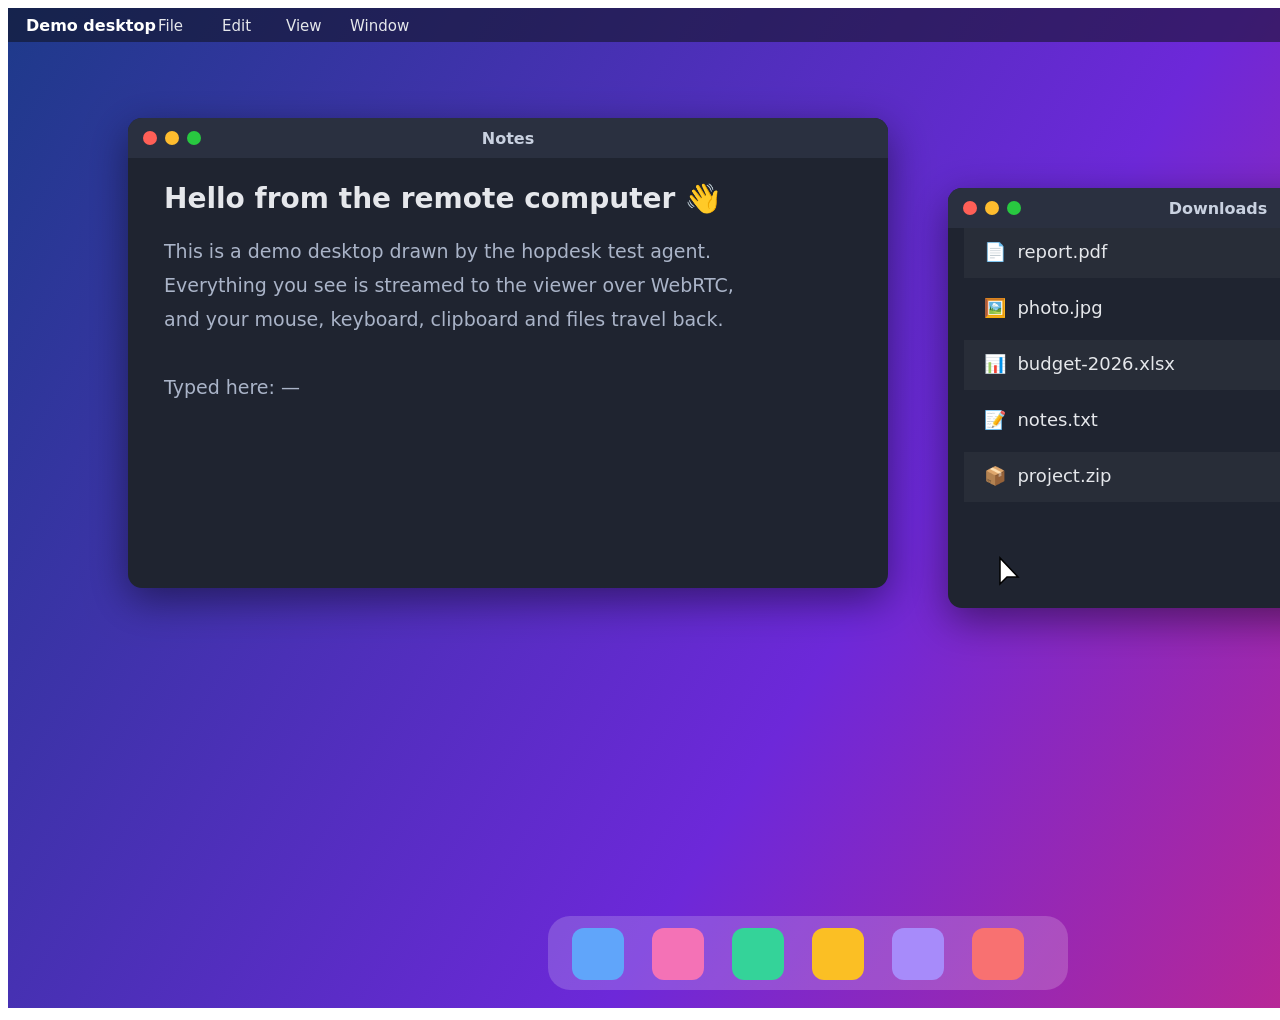
<file: test/e2e/stand-in-agent.html>
<!DOCTYPE html>
<html><head><meta charset="utf-8"><title>stand-in agent</title></head>
<body>
<canvas id="c" width="1600" height="1000"></canvas>
<script>
// A stand-in for the Go agent that speaks the same protocol, so the real
// server and real viewer can be tested end to end. It "shares" a demo desktop
// drawn on a canvas and records everything the viewer sends.
const params = new URLSearchParams(location.search);
// Speaks the same protocol as the Go agent, including the identity signature
// and password proof, so the real viewer can be tested (and attacked) end to end.
const KEY = params.get('key'), ID = params.get('id') || 'studio-mac', PASSWORD = 'correct-horse-42';
const WS = 'ws://127.0.0.1:8080/ws';
window.__log = []; window.__settings = null; window.__clip = null; window.__uploads = []; window.__registered = false;
window.__auth2Count = 0;      // how many password proofs this agent received
window.__simulateMitm = false; // sign a different connection binding, as the real agent would behind a man in the middle

// ---------- identity and password key (same steps as internal/auth) ----------
const te = new TextEncoder();
const b64 = (buf) => btoa(String.fromCharCode(...new Uint8Array(buf)));
const unb64 = (s) => Uint8Array.from(atob(s), (c) => c.charCodeAt(0));
const SALT = crypto.getRandomValues(new Uint8Array(16)), ITER = 100000;
const identityP = crypto.subtle.generateKey({ name: 'Ed25519' }, true, ['sign', 'verify']);
const keyP = (async () => {
  const base = await crypto.subtle.importKey('raw', te.encode(PASSWORD), 'PBKDF2', false, ['deriveBits']);
  const k = await crypto.subtle.deriveBits({ name: 'PBKDF2', hash: 'SHA-256', salt: SALT, iterations: ITER }, base, 256);
  return crypto.subtle.importKey('raw', k, { name: 'HMAC', hash: 'SHA-256' }, false, ['sign']);
})();
const fpOf = (sdp) => /^a=fingerprint:sha-256 ([0-9a-f:]+)\s*$/im.exec(sdp)[1].toUpperCase();
(async () => {
  const id = await identityP;
  window.__pub = b64(await crypto.subtle.exportKey('raw', id.publicKey));
  const h = new Uint8Array(await crypto.subtle.digest('SHA-256', unb64(window.__pub)));
  window.__fingerprint = Array.from(h.slice(0, 16), (x) => x.toString(16).padStart(2, '0')).join('').toUpperCase().match(/.{4}/g).join(' ');
})();

// ---------- demo desktop ----------
const c = document.getElementById('c'), g = c.getContext('2d');
let cursor = { x: 0.62, y: 0.55 }, display = 0, typed = '';
function rr(x, y, w, h, r) { g.beginPath(); g.roundRect(x, y, w, h, r); }
function win(x, y, w, h, title) {
  g.save(); g.shadowColor = 'rgba(0,0,0,.45)'; g.shadowBlur = 40; g.shadowOffsetY = 12;
  rr(x, y, w, h, 14); g.fillStyle = '#1f2430'; g.fill(); g.restore();
  rr(x, y, w, 40, 14); g.fillStyle = '#2a3040'; g.fill(); g.fillRect(x, y + 26, w, 14);
  ['#ff5f57', '#febc2e', '#28c840'].forEach((col, i) => { g.beginPath(); g.arc(x + 22 + i * 22, y + 20, 7, 0, 7); g.fillStyle = col; g.fill(); });
  g.fillStyle = '#c9d1e0'; g.font = '600 16px system-ui, sans-serif'; g.textAlign = 'center'; g.fillText(title, x + w / 2, y + 26); g.textAlign = 'left';
}
function draw() {
  const W = c.width, H = c.height;
  const bg = g.createLinearGradient(0, 0, W, H);
  if (display === 0) { bg.addColorStop(0, '#1e3a8a'); bg.addColorStop(.55, '#6d28d9'); bg.addColorStop(1, '#db2777'); }
  else { bg.addColorStop(0, '#064e3b'); bg.addColorStop(1, '#0e7490'); }
  g.fillStyle = bg; g.fillRect(0, 0, W, H);
  // menu bar
  g.fillStyle = 'rgba(15,18,28,.55)'; g.fillRect(0, 0, W, 34);
  g.fillStyle = '#fff'; g.font = '600 16px system-ui, sans-serif'; g.fillText('Demo desktop', 18, 23);
  g.font = '15px system-ui, sans-serif'; g.fillStyle = '#e5e7eb';
  ['File', 'Edit', 'View', 'Window'].forEach((m, i) => g.fillText(m, 150 + i * 64, 23));
  g.textAlign = 'right'; g.fillText(new Date().toTimeString().slice(0, 8) + '   Display ' + (display + 1), W - 18, 23); g.textAlign = 'left';
  // windows
  win(120, 110, 760, 470, 'Notes');
  g.fillStyle = '#e5e7eb'; g.font = '600 28px system-ui, sans-serif'; g.fillText('Hello from the remote computer 👋', 156, 200);
  g.font = '19px system-ui, sans-serif'; g.fillStyle = '#aab4c8';
  ['This is a demo desktop drawn by the hopdesk test agent.', 'Everything you see is streamed to the viewer over WebRTC,', 'and your mouse, keyboard, clipboard and files travel back.', '', 'Typed here: ' + (typed || '—')].forEach((l, i) => g.fillText(l, 156, 250 + i * 34));
  win(940, 180, 540, 420, 'Downloads');
  const files = [['📄', 'report.pdf', '2.4 MB'], ['🖼️', 'photo.jpg', '3.1 MB'], ['📊', 'budget-2026.xlsx', '88 KB'], ['📝', 'notes.txt', '1 KB'], ['📦', 'project.zip', '14 MB']];
  g.font = '18px system-ui, sans-serif';
  files.forEach(([ic, n, s], i) => { const y = 250 + i * 56; g.fillStyle = i % 2 ? 'transparent' : 'rgba(255,255,255,.04)'; g.fillRect(956, y - 30, 508, 50);
    g.fillStyle = '#e5e7eb'; g.fillText(ic + '  ' + n, 976, y); g.fillStyle = '#8b95a8'; g.textAlign = 'right'; g.fillText(s, 1444, y); g.textAlign = 'left'; });
  // dock
  rr(W / 2 - 260, H - 92, 520, 74, 22); g.fillStyle = 'rgba(255,255,255,.18)'; g.fill();
  ['#60a5fa', '#f472b6', '#34d399', '#fbbf24', '#a78bfa', '#f87171'].forEach((col, i) => { rr(W / 2 - 236 + i * 80, H - 80, 52, 52, 12); g.fillStyle = col; g.fill(); });
  // remote cursor
  const cx = cursor.x * W, cy = cursor.y * H;
  g.beginPath(); g.moveTo(cx, cy); g.lineTo(cx, cy + 26); g.lineTo(cx + 7, cy + 19); g.lineTo(cx + 18, cy + 19); g.closePath();
  g.fillStyle = '#fff'; g.strokeStyle = '#000'; g.lineWidth = 1.5; g.fill(); g.stroke();
}
setInterval(draw, 66); draw();
const stream = c.captureStream(15);
stream.getVideoTracks()[0].contentHint = 'detail'; // screen content: keep it sharp

// ---------- fake file system ----------
const FS = {
  '/Users/demo': [['Desktop', 1], ['Documents', 1], ['Downloads', 1], ['Projects', 1], ['todo.txt', 0, 812]],
  '/Users/demo/Downloads': [['report.pdf', 0, 2400000], ['photo.jpg', 0, 3100000], ['budget-2026.xlsx', 0, 88000], ['notes.txt', 0, 1024], ['project.zip', 0, 14000000]],
  '/Users/demo/Documents': [['letters', 1], ['cv.pdf', 0, 120000]],
  '/Users/demo/Desktop': [], '/Users/demo/Projects': [['hopdesk', 1]],
};
function parentOf(p) { return p.lastIndexOf('/') > 0 ? p.slice(0, p.lastIndexOf('/')) : '/'; }

// ---------- signaling ----------
function register(key, id) {
  return new Promise((resolve) => {
    const ws = new WebSocket(WS);
    ws.onopen = () => ws.send(JSON.stringify({ type: 'register', id, key }));
    ws.onmessage = (e) => resolve({ ws, msg: JSON.parse(e.data) });
    ws.onclose = () => resolve({ ws, msg: { type: 'closed' } });
  });
}
window.tryRegister = async (key, id) => { const r = await register(key, id); r.ws.close(); return r.msg; };

(async () => {
  const { ws, msg } = await register(KEY, ID);
  if (msg.type !== 'registered') { window.__registerError = msg; return; }
  window.__registered = true;
  const ice = msg.iceServers || [];
  ws.onmessage = async (e) => {
    const m = JSON.parse(e.data);
    if (m.type !== 'offer') return;
    const sdp = await answerOffer(m.sdp, ice);
    ws.send(JSON.stringify({ type: 'answer', session: m.session, sdp }));
  };
})();

function waitIce(pc) {
  return new Promise((res) => { if (pc.iceGatheringState === 'complete') return res();
    pc.addEventListener('icegatheringstatechange', () => pc.iceGatheringState === 'complete' && res()); setTimeout(res, 3000); });
}

// "System sound": a steady 440 Hz tone.
let tone = null;
function toneTrack() {
  if (!tone) {
    const ac = new AudioContext();
    const osc = ac.createOscillator(), gain = ac.createGain(), dest = ac.createMediaStreamDestination();
    osc.frequency.value = 440; gain.gain.value = 0.3;
    osc.connect(gain).connect(dest); osc.start();
    tone = dest.stream.getAudioTracks()[0];
  }
  return tone;
}
window.__audioOn = false;

let failures = 0;
async function answerOffer(offerSdp, ice) {
  const pc = new RTCPeerConnection({ iceServers: ice });
  let authed = false, ctrl = null, tr = null, atr = null, settings = { display: 0, quality: 'high', fps: 30 };
  const sendCtrl = (o) => ctrl && ctrl.readyState === 'open' && ctrl.send(JSON.stringify(o));
  const hello = () => sendCtrl({ t: 'hello', mode: 'h264', displays: [{ w: 2560, h: 1600 }, { w: 1920, h: 1080 }], settings, home: '/Users/demo', os: 'darwin', id: ID, audio: !!atr, sas: true });

  pc.ondatachannel = ({ channel: dc }) => {
    if (dc.label === 'input') {
      ctrl = dc;
      let nonceV = '', nonceA = '', binding = '';
      dc.onmessage = async (e) => {
        const m = JSON.parse(e.data);
        if (m.t === 'auth1') {
          let bind = 'dtls:' + fpOf(pc.remoteDescription.sdp) + ',' + fpOf(pc.localDescription.sdp);
          if (window.__simulateMitm) bind = bind.replace(/,.*/, ',66:66:66:66');
          nonceV = m.nonce; nonceA = b64(crypto.getRandomValues(new Uint8Array(18))); binding = bind;
          const id = await identityP;
          const sig = await crypto.subtle.sign({ name: 'Ed25519' }, id.privateKey, te.encode('hopdesk-agent-v1\n' + bind + '\n' + nonceV));
          sendCtrl({ t: 'auth1', pub: window.__pub, sig: b64(sig), nonce: nonceA, salt: b64(SALT), iter: ITER });
          return;
        }
        if (m.t === 'auth2') {
          window.__auth2Count++;
          const expect = b64(await crypto.subtle.sign('HMAC', await keyP, te.encode('hopdesk-viewer-v1\n' + binding + '\n' + nonceV + '\n' + nonceA)));
          const ok = m.proof === expect && failures < 5;
          if (!ok) failures++;
          sendCtrl({ t: 'auth', ok, reason: ok ? undefined : 'password' });
          if (!ok) { setTimeout(() => pc.close(), 500); return; }
          authed = true; hello();
          if (tr) { // like the Go agent: no video before auth
            tr.sender.replaceTrack(stream.getVideoTracks()[0]);
            const p = tr.sender.getParameters();
            if (p.encodings && p.encodings[0]) { p.encodings[0].maxBitrate = 4_000_000; p.degradationPreference = 'maintain-resolution'; tr.sender.setParameters(p).catch(() => {}); }
          }
          setTimeout(() => sendCtrl({ t: 'clip', text: 'copied on the remote computer' }), 1500);
          return;
        }
        if (!authed) return;
        window.__log.push(m);
        if (m.t === 'move' || m.t === 'down') cursor = { x: m.x, y: m.y };
        if (m.t === 'key' && m.down && m.key.length === 1) typed += m.key;
        if (m.t === 'key' && m.down && m.key === 'Backspace') typed = typed.slice(0, -1);
        if (m.t === 'settings') { settings = { display: m.display, quality: m.quality, fps: m.fps }; display = m.display; window.__settings = settings; hello(); }
        if (m.t === 'clip') window.__clip = m.text;
        if (m.t === 'sas') window.__sasCount = (window.__sasCount || 0) + 1;
        if (m.t === 'audio' && atr) { // like the Go agent: sound only while the viewer wants it
          window.__audioOn = m.on;
          atr.sender.replaceTrack(m.on ? toneTrack() : null);
        }
        if (m.t === 'ls') {
          const p = m.path || '/Users/demo';
          const list = FS[p];
          if (!list) return sendCtrl({ t: 'ls', req: m.req, path: p, parent: parentOf(p), sep: '/', error: 'open ' + p + ': no such file or directory' });
          sendCtrl({ t: 'ls', req: m.req, path: p, parent: parentOf(p), sep: '/', entries: list.map(([name, dir, size]) => ({ name, dir: !!dir, size: size || 0 })) });
        }
      };
    } else if (dc.label === 'upload') {
      let meta = null, got = 0;
      dc.onmessage = (e) => {
        if (!authed) return dc.close();
        if (typeof e.data === 'string') {
          const m = JSON.parse(e.data);
          if (m.t === 'meta') meta = m;
          else if (m.t === 'end') {
            const path = '/Users/demo/Downloads/' + meta.name;
            window.__uploads.push({ name: meta.name, size: meta.size, got });
            FS['/Users/demo/Downloads'].push([meta.name, 0, got]);
            dc.send(JSON.stringify(got === meta.size ? { t: 'ok', path } : { t: 'error', message: 'transfer incomplete' }));
          }
        } else got += e.data.byteLength ?? e.data.size;
      };
    } else if (dc.label === 'download') {
      dc.onmessage = async (e) => {
        if (!authed) return dc.close();
        const { path } = JSON.parse(e.data);
        const name = path.split('/').pop();
        const size = 300000; // deterministic test content
        dc.send(JSON.stringify({ t: 'meta', name, size }));
        const chunk = new Uint8Array(16000);
        for (let off = 0; off < size; off += chunk.length) {
          const n = Math.min(chunk.length, size - off);
          for (let i = 0; i < n; i++) chunk[i] = (off + i) % 251;
          while (dc.bufferedAmount > 1 << 20) await new Promise((r) => setTimeout(r, 10));
          dc.send(chunk.slice(0, n));
        }
        dc.send(JSON.stringify({ t: 'end' }));
      };
    }
  };

  await pc.setRemoteDescription({ type: 'offer', sdp: offerSdp });
  tr = pc.getTransceivers().find((t) => t.receiver.track.kind === 'video') || null;
  if (tr) tr.direction = 'sendonly';
  atr = pc.getTransceivers().find((t) => t.receiver.track.kind === 'audio') || null;
  if (atr) atr.direction = 'sendonly';
  await pc.setLocalDescription(await pc.createAnswer());
  await waitIce(pc);
  return pc.localDescription.sdp;
}
</script>
</body></html>
</file>
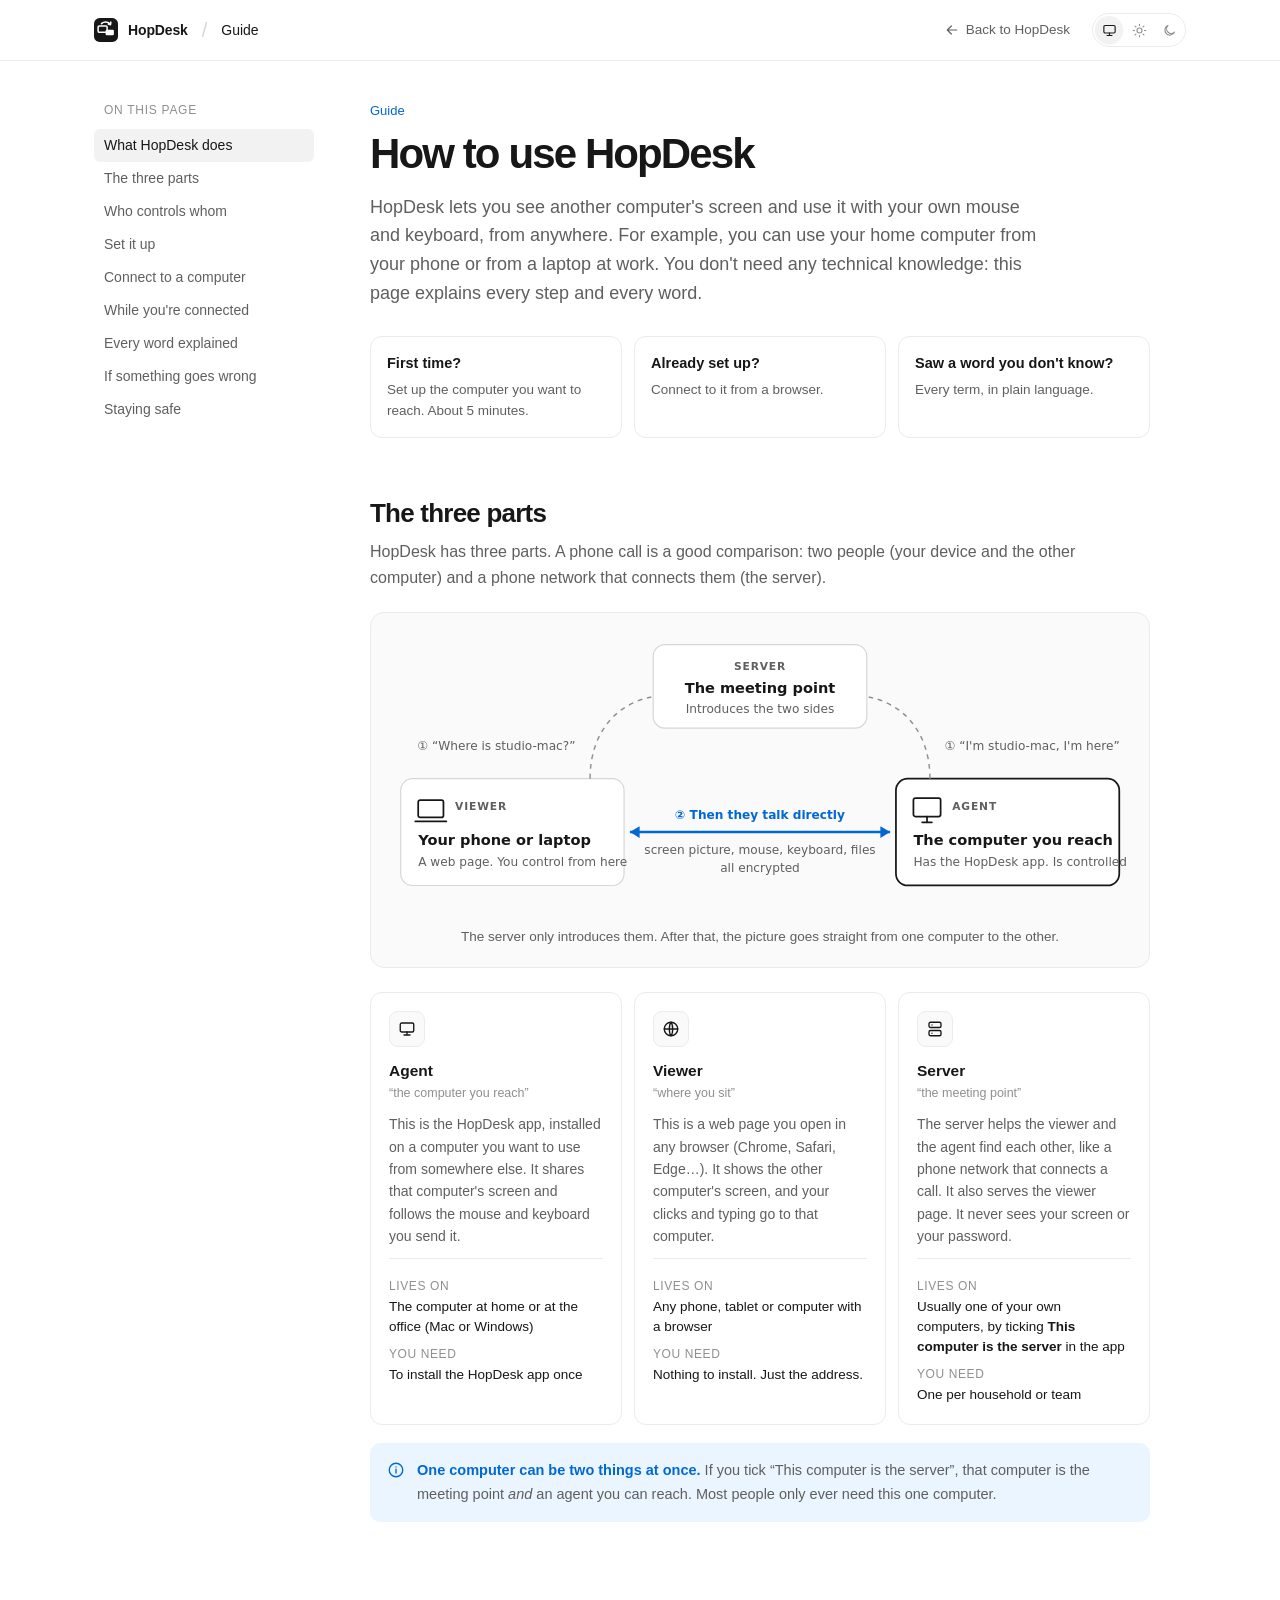
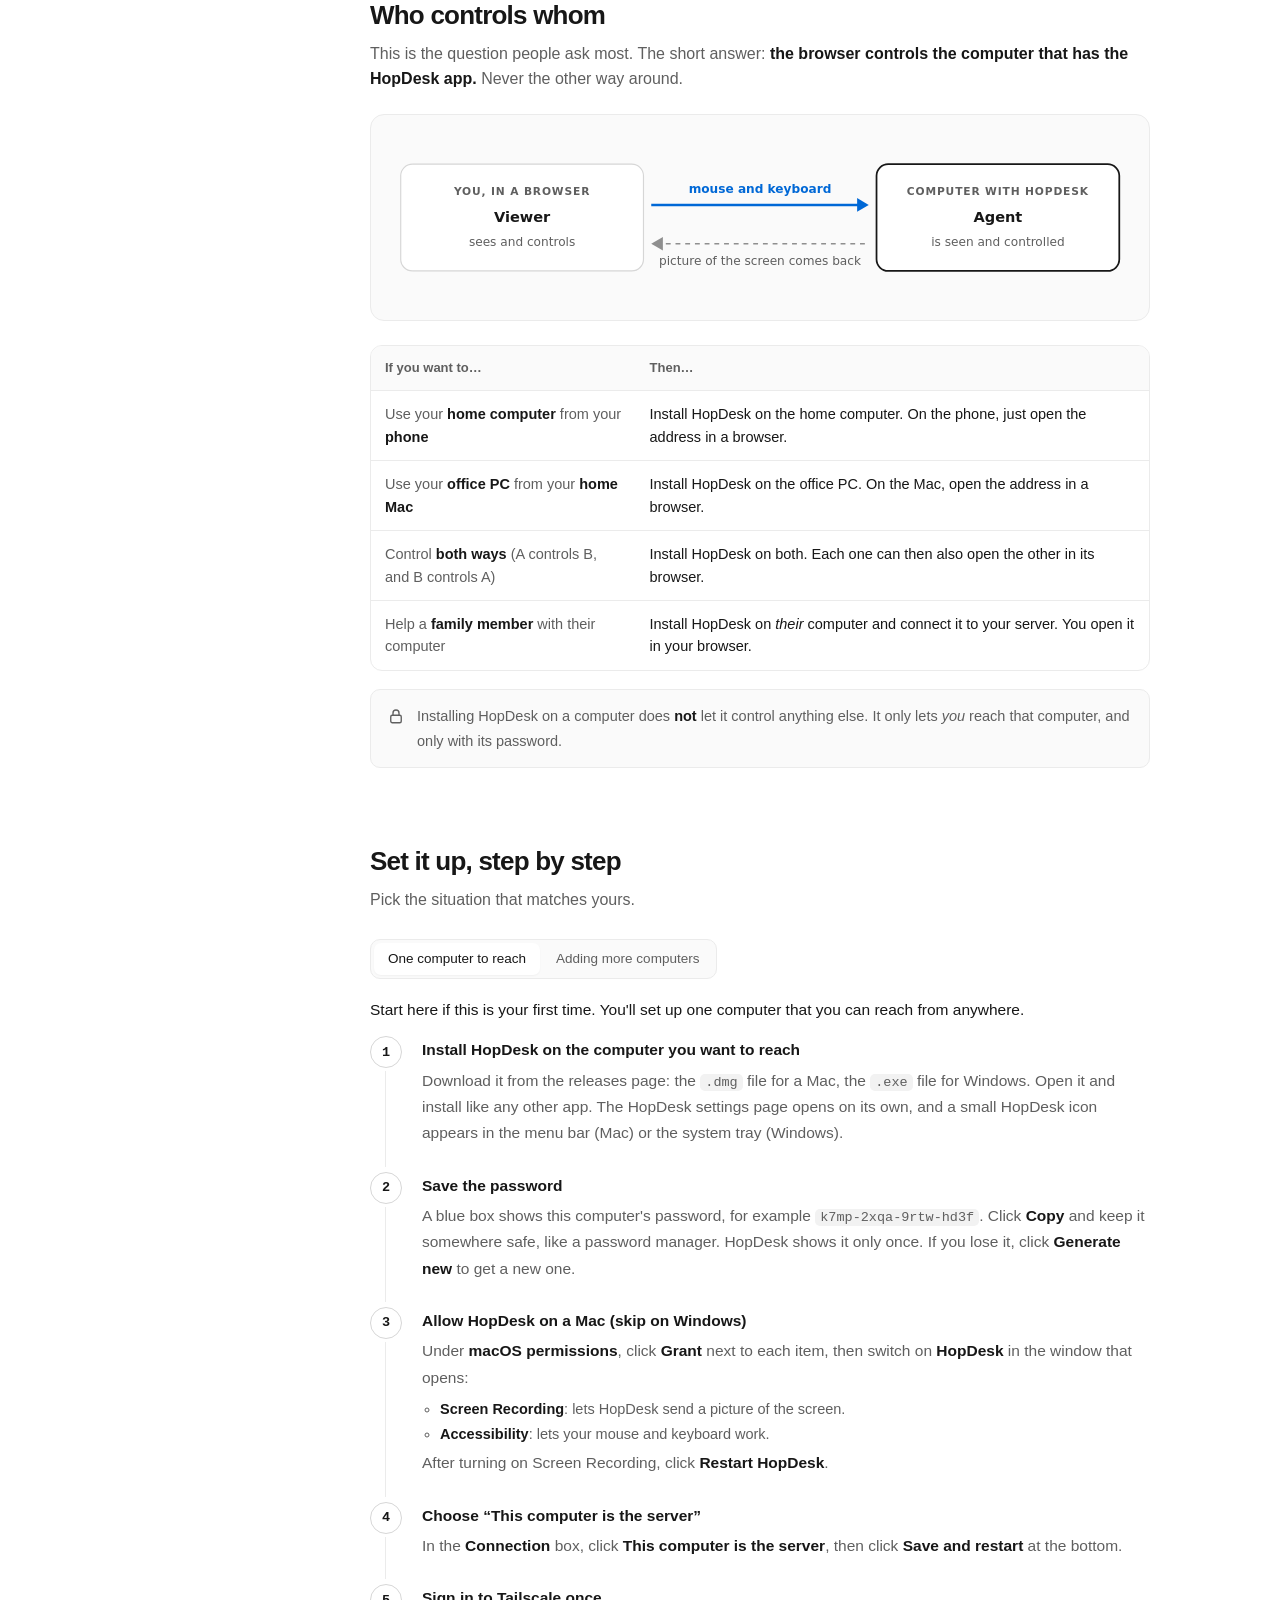
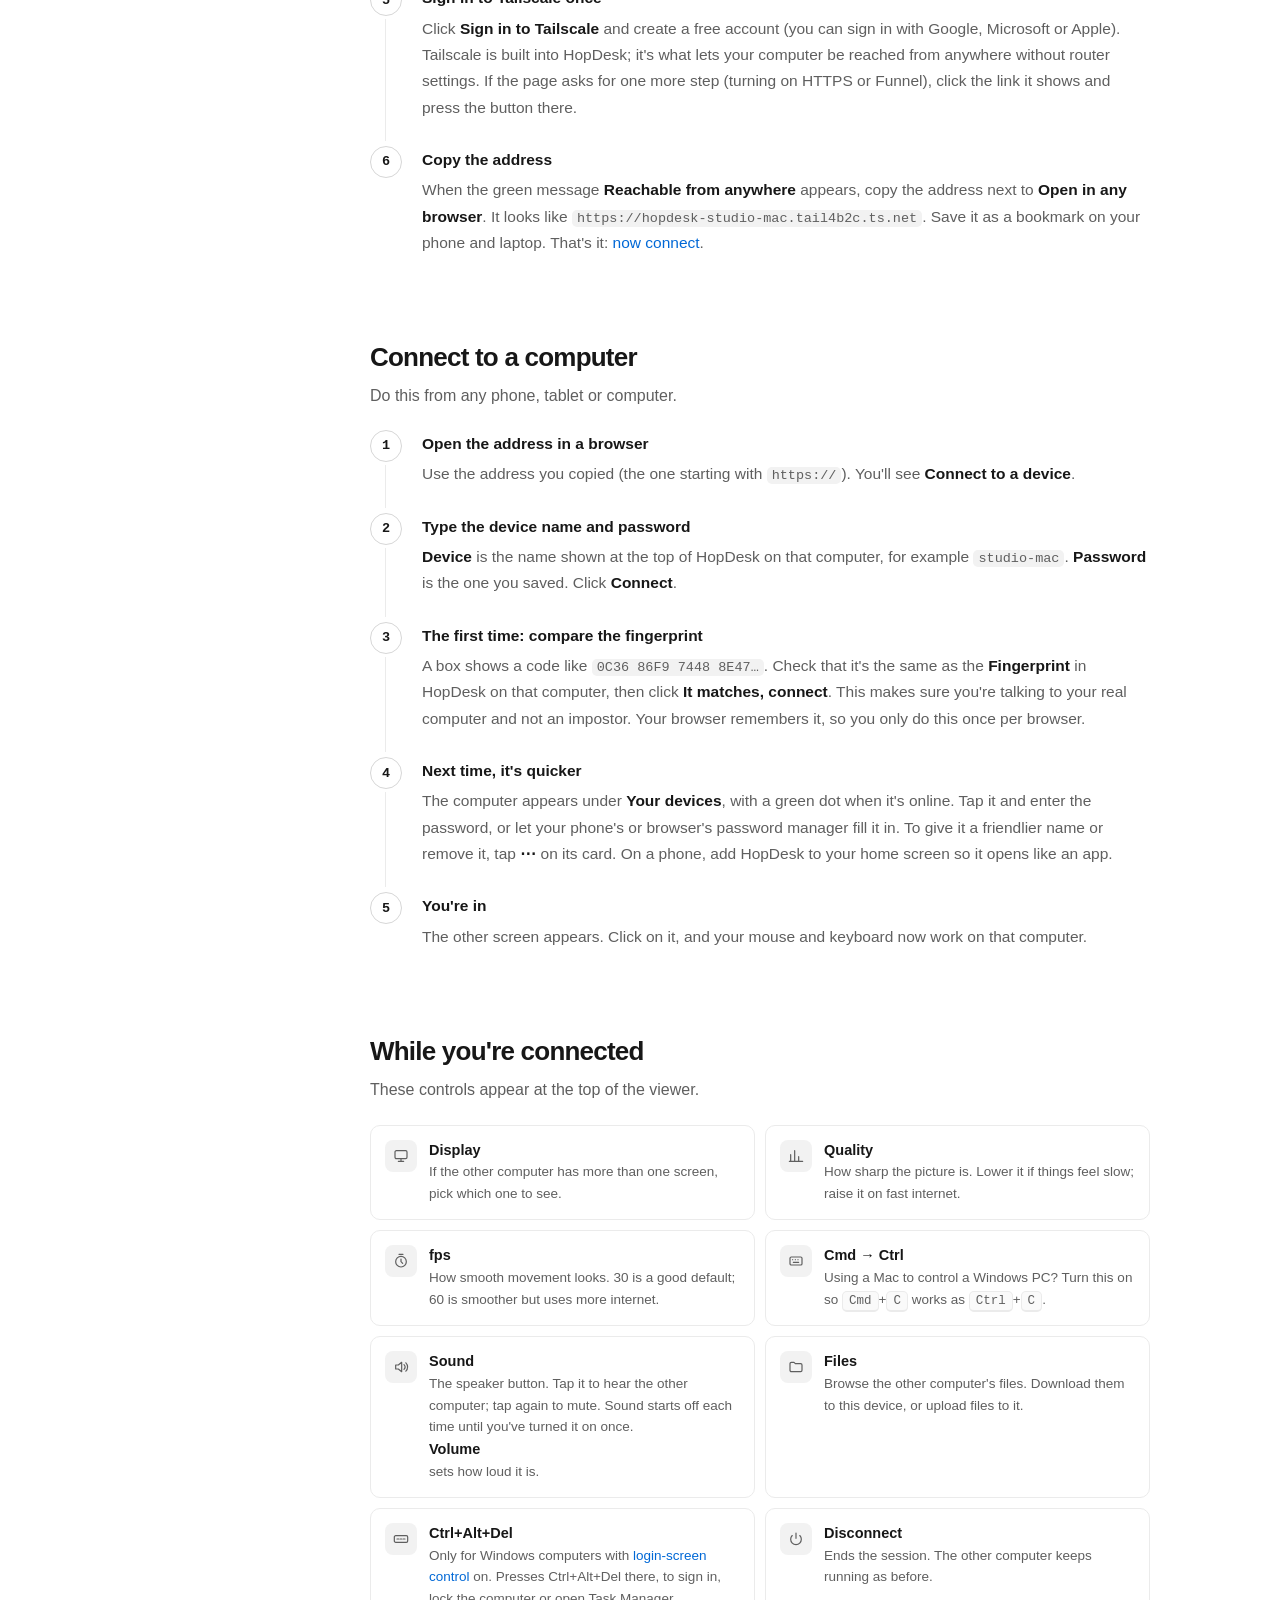
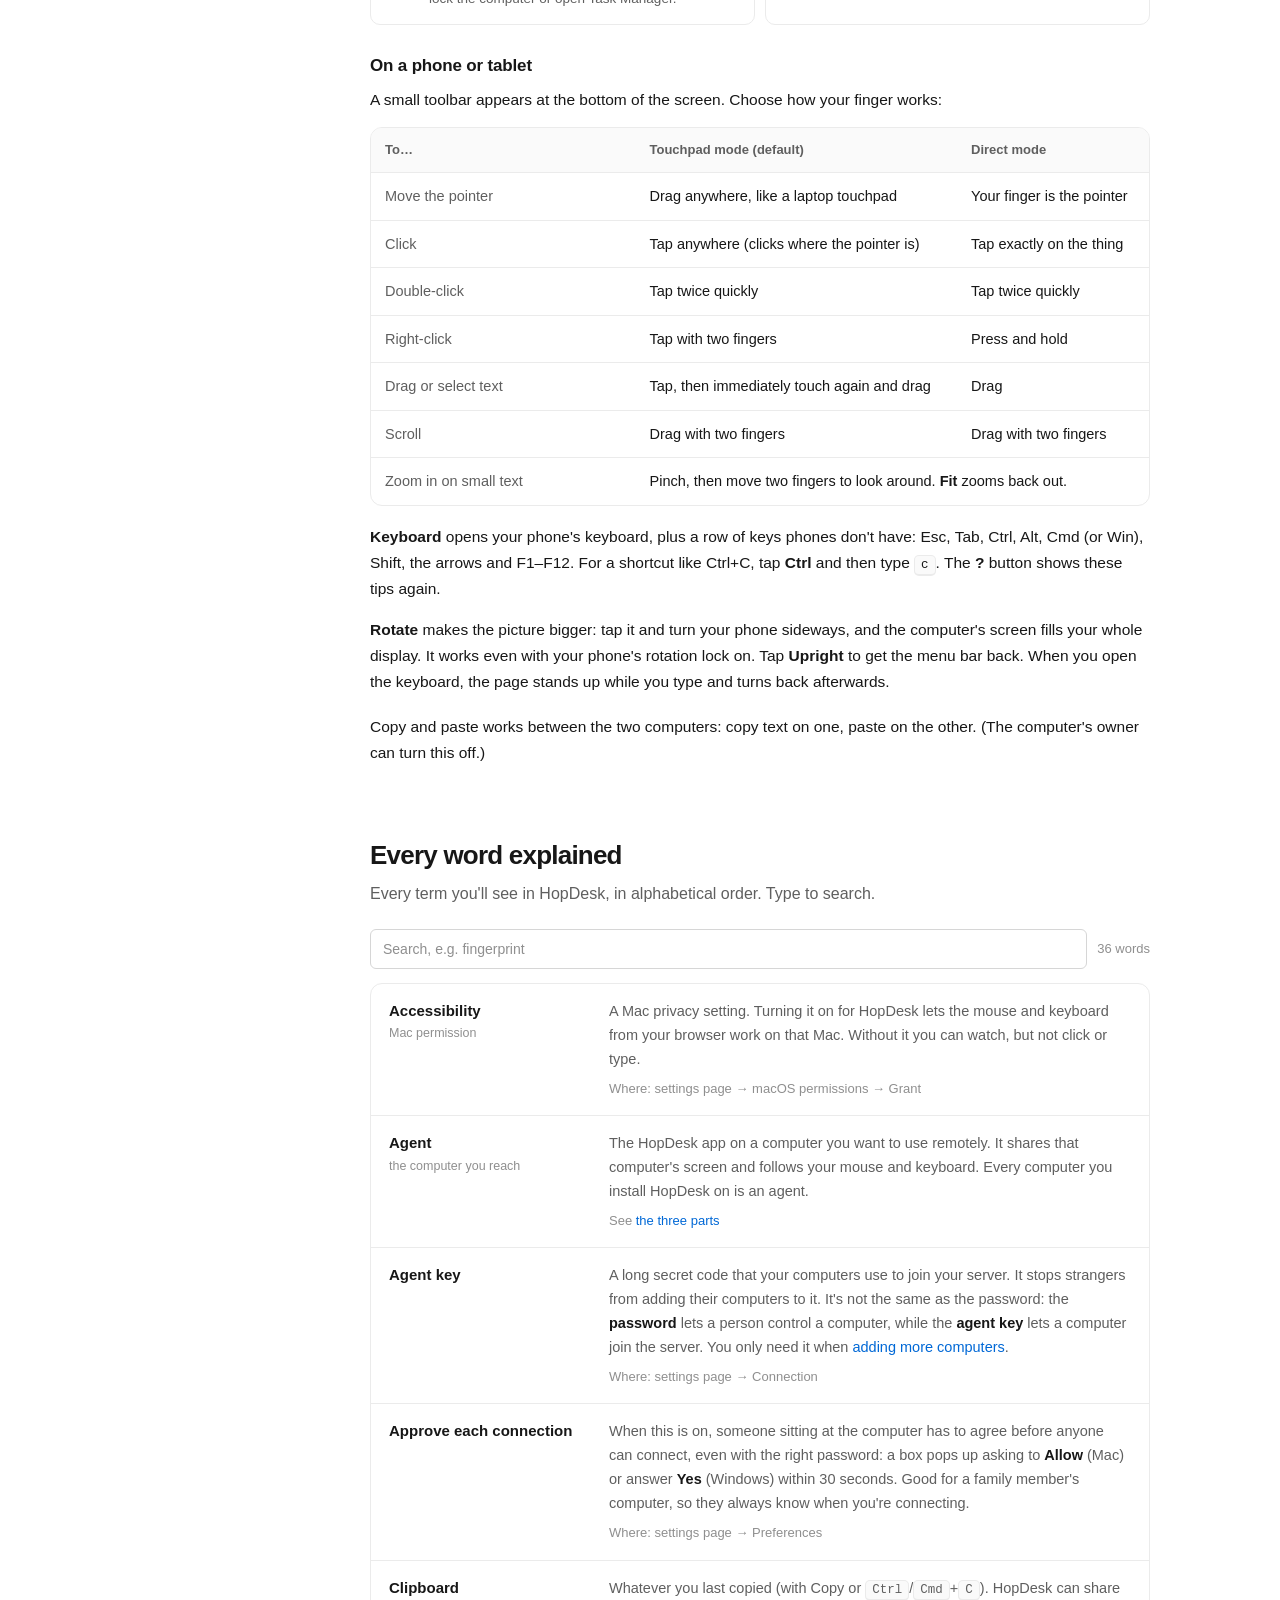
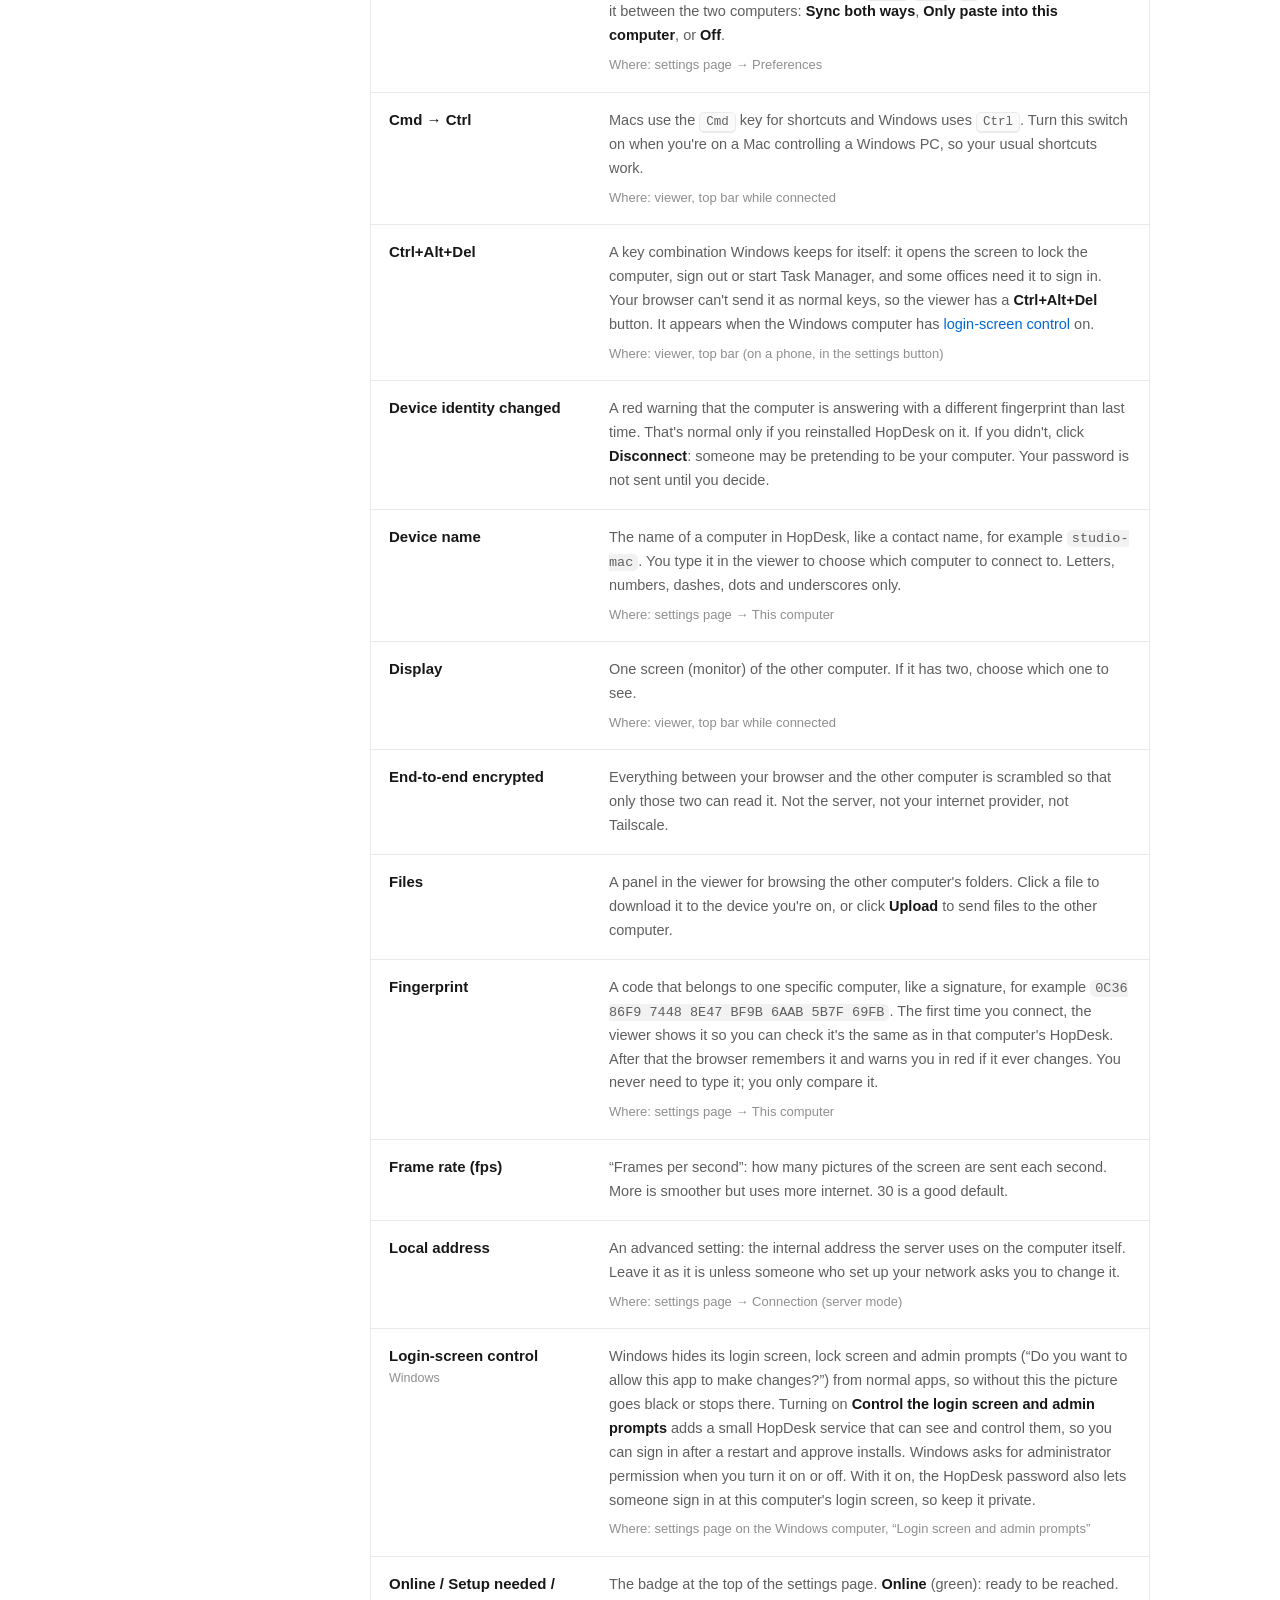
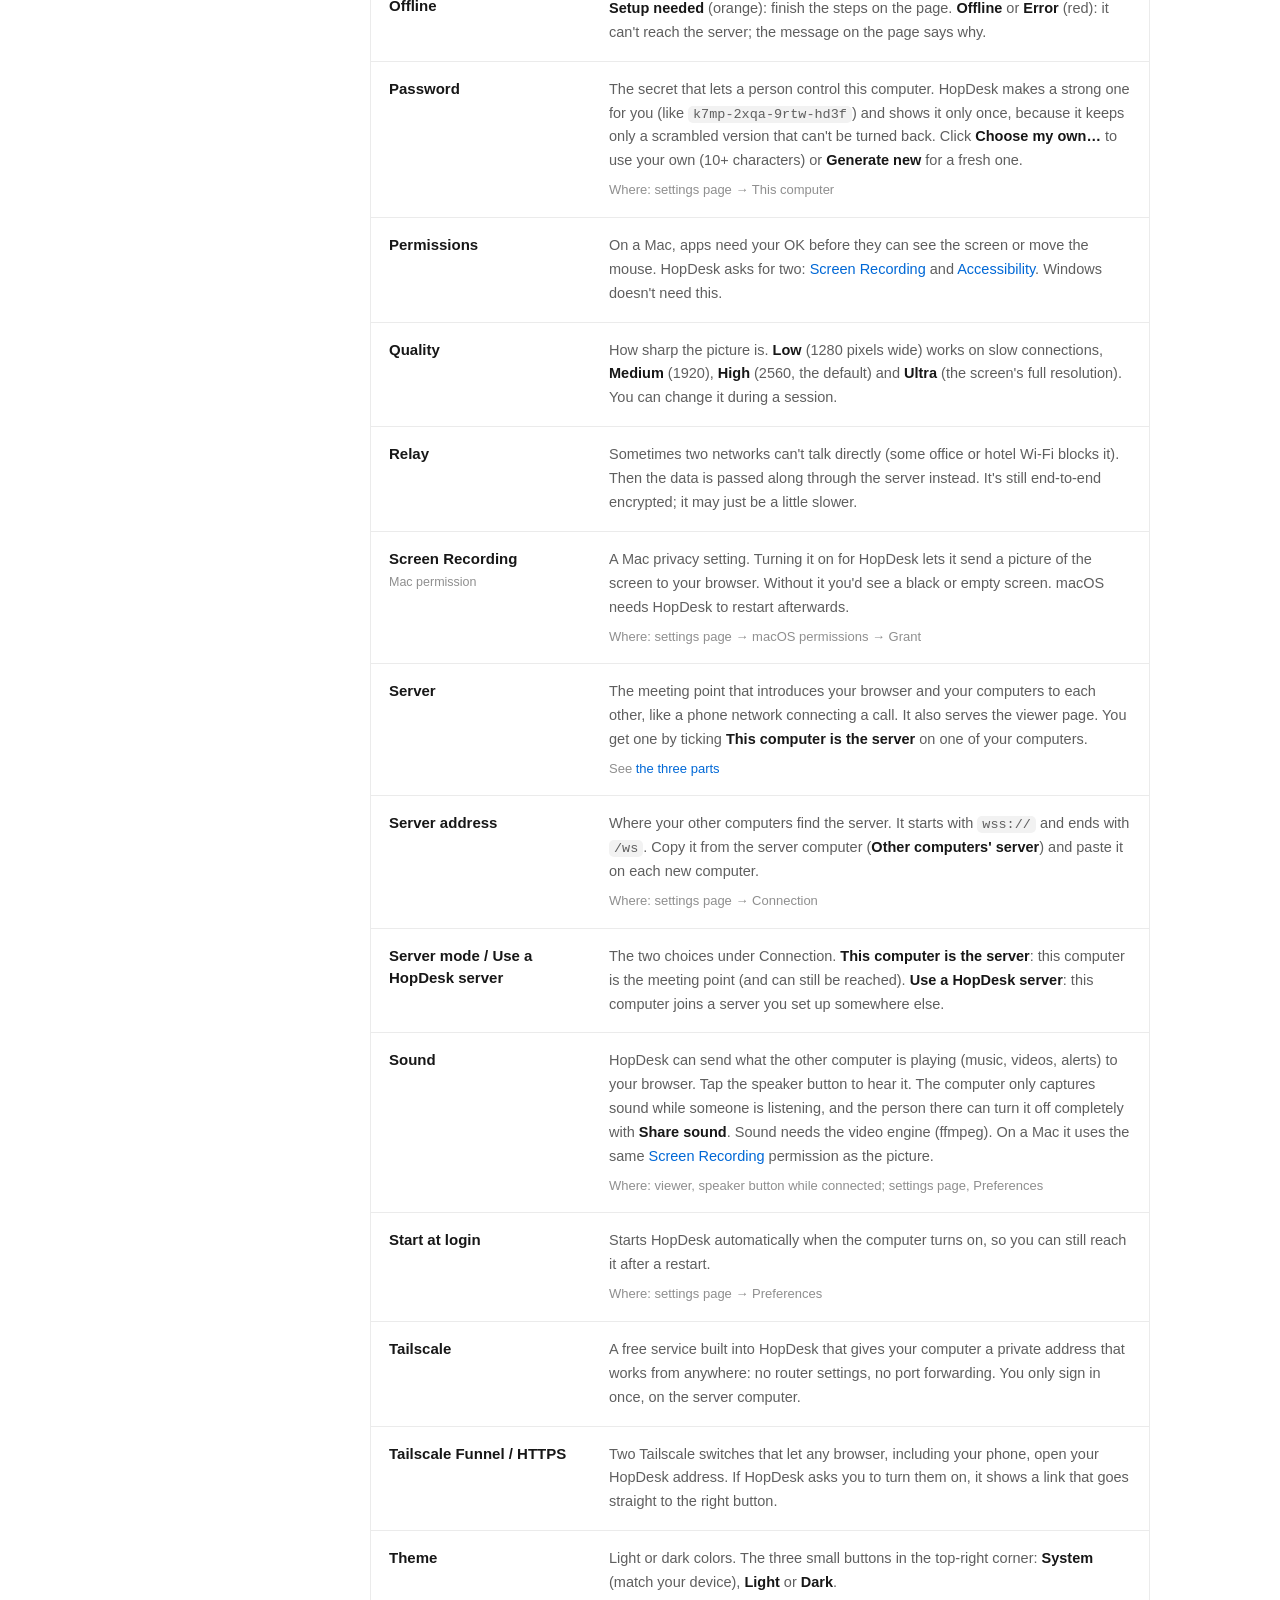
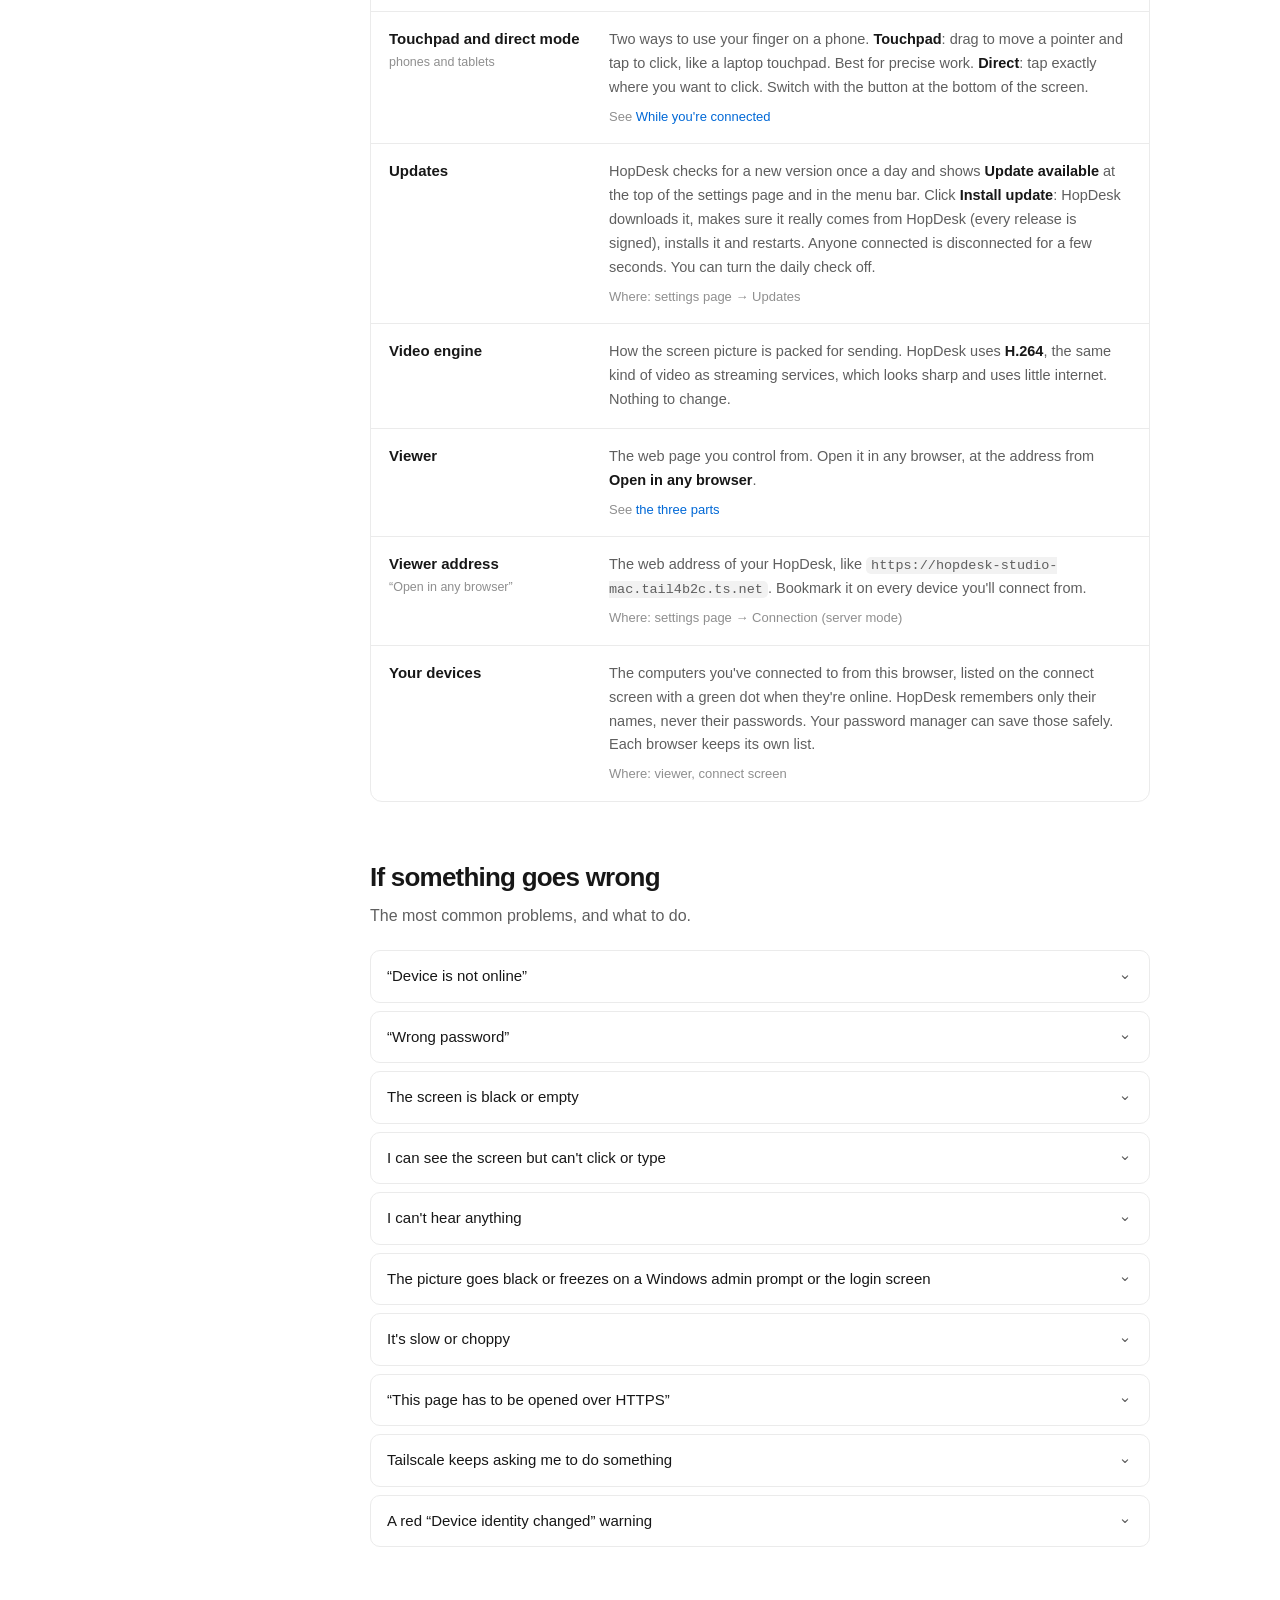
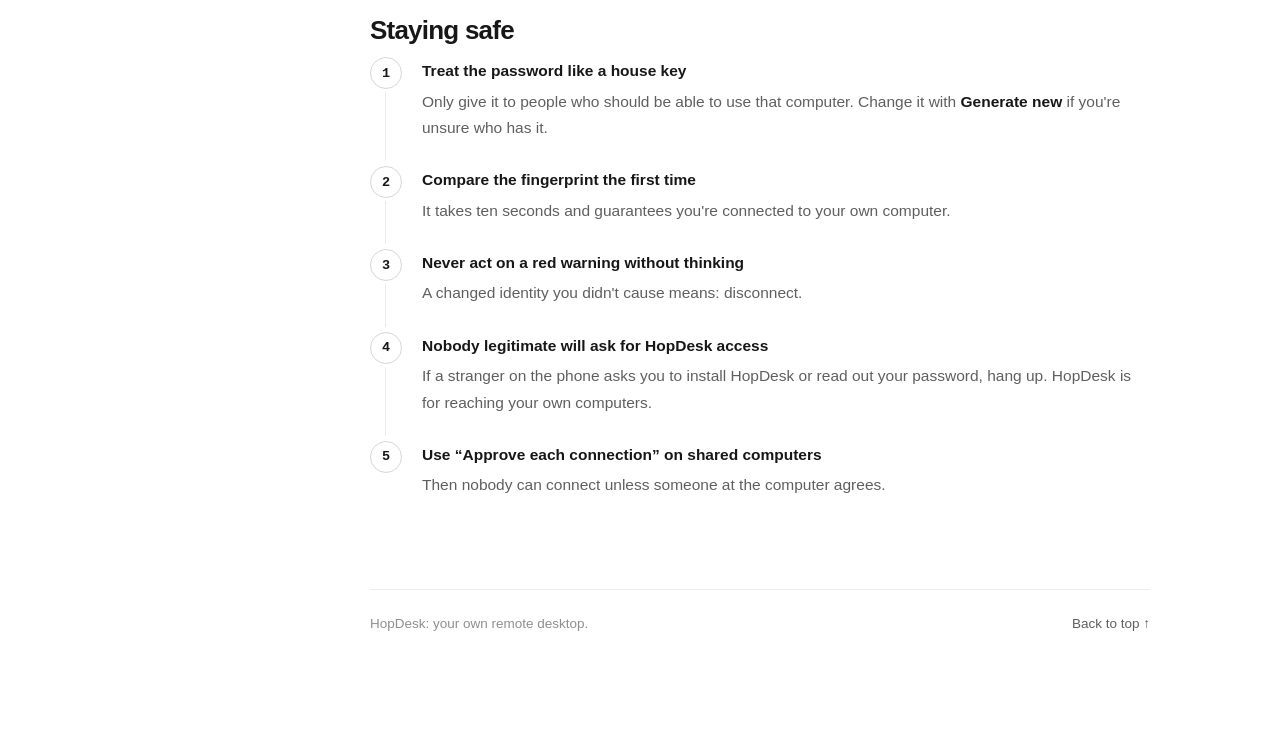
<file: cmd/agent/appui/help.html>
<!DOCTYPE html>
<html lang="en">
<head>
<meta charset="utf-8">
<meta name="viewport" content="width=device-width, initial-scale=1">
<meta name="color-scheme" content="light dark">
<title>How to use HopDesk</title>
<link rel="icon" href="logo.svg">
<link rel="stylesheet" href="ui.css">
<script src="theme.js"></script>
<style>
  html { scroll-behavior: smooth; scroll-padding-top: 84px; }
  body { background: var(--bg); }
  header.top { position: sticky; top: 0; z-index: 20; background: color-mix(in srgb, var(--bg) 85%, transparent); backdrop-filter: saturate(180%) blur(10px); border-bottom: 1px solid var(--border); }
  .bar { max-width: 1140px; margin: 0 auto; height: 60px; padding: 0 24px; display: flex; align-items: center; gap: 12px; }
  .bar .title { font-weight: 500; color: var(--fg); }
  .bar .spacer { flex: 1; }
  #back { text-decoration: none; }

  .layout { max-width: 1140px; margin: 0 auto; padding: 0 24px; display: grid; grid-template-columns: 220px minmax(0, 1fr); gap: 56px; }
  nav.toc { position: sticky; top: 60px; align-self: start; padding: 40px 0; max-height: calc(100vh - 60px); overflow: auto; }
  nav.toc .lbl { font-size: 12px; font-weight: 500; text-transform: uppercase; letter-spacing: .06em; color: var(--fg-subtle); margin: 0 0 10px 10px; }
  nav.toc a { display: block; padding: 6px 10px; border-radius: 6px; color: var(--fg-muted); text-decoration: none; font-size: 14px; }
  nav.toc a:hover { color: var(--fg); background: var(--bg-hover); }
  nav.toc a.on { color: var(--fg); font-weight: 500; background: var(--bg-muted); }

  article { padding: 40px 0 96px; max-width: 780px; }
  .eyebrow { font-size: 13px; font-weight: 500; color: var(--blue); margin-bottom: 10px; }
  h1 { margin: 0; font-size: 42px; line-height: 1.1; font-weight: 700; letter-spacing: -0.045em; }
  .lead { margin: 16px 0 0; font-size: 18px; line-height: 1.6; color: var(--fg-muted); max-width: 680px; }
  section { padding-top: 56px; }
  h2 { margin: 0 0 6px; font-size: 26px; font-weight: 650; letter-spacing: -0.03em; }
  h2 + .sub { margin: 0 0 22px; color: var(--fg-muted); font-size: 16px; line-height: 1.6; }
  h3 { margin: 28px 0 8px; font-size: 17px; font-weight: 600; letter-spacing: -0.01em; }
  p, li { line-height: 1.7; font-size: 15.5px; }
  article p { margin: 0 0 14px; }
  b, strong { font-weight: 600; color: var(--fg); }
  .muted { color: var(--fg-muted); }
  kbd { font: 500 12.5px "Geist Mono", ui-monospace, Menlo, monospace; padding: 2px 6px; border: 1px solid var(--border); border-bottom-width: 2px; border-radius: 5px; background: var(--bg-subtle); }
  code { font: 13.5px "Geist Mono", ui-monospace, Menlo, monospace; padding: 1px 5px; border-radius: 5px; background: var(--bg-muted); }

  .quick { display: grid; grid-template-columns: repeat(3, 1fr); gap: 12px; margin-top: 28px; }
  .quick a { display: block; padding: 16px; border: 1px solid var(--border); border-radius: 12px; text-decoration: none; color: var(--fg); transition: border-color .15s, background .15s; }
  .quick a:hover { border-color: var(--border-strong); background: var(--bg-subtle); }
  .quick b { display: block; font-size: 14.5px; margin-bottom: 4px; }
  .quick span { color: var(--fg-muted); font-size: 13.5px; line-height: 1.5; }

  .figure { margin: 8px 0 24px; padding: 20px; border: 1px solid var(--border); border-radius: 14px; background: var(--bg-subtle); }
  .figure svg { display: block; width: 100%; height: auto; }
  .figure figcaption, .figure .cap { margin-top: 12px; color: var(--fg-muted); font-size: 13.5px; text-align: center; }
  .d-box { fill: var(--bg); stroke: var(--border-strong); stroke-width: 1.2; }
  .d-box.hl { stroke: var(--fg); stroke-width: 1.8; }
  .d-tag { fill: var(--bg-muted); }
  .d-t { fill: var(--fg); font: 600 15px "Geist", "Inter", -apple-system, system-ui, sans-serif; }
  .d-s { fill: var(--fg-muted); font: 400 12.5px "Geist", "Inter", -apple-system, system-ui, sans-serif; }
  .d-k { fill: var(--fg-muted); font: 600 11px "Geist", "Inter", -apple-system, system-ui, sans-serif; letter-spacing: .08em; }
  .d-ic { fill: none; stroke: var(--fg); stroke-width: 1.8; stroke-linecap: round; stroke-linejoin: round; }
  .d-line { fill: none; stroke: var(--fg-subtle); stroke-width: 1.5; stroke-dasharray: 5 5; }
  .d-main { fill: none; stroke: var(--blue); stroke-width: 2.5; }
  .d-blue { fill: var(--blue); }
  .d-bt { fill: var(--blue); font: 600 12.5px "Geist", "Inter", -apple-system, system-ui, sans-serif; }
  .d-arrow { fill: var(--fg-subtle); }

  .parts { display: grid; grid-template-columns: repeat(3, 1fr); gap: 12px; }
  .part { border: 1px solid var(--border); border-radius: 12px; padding: 18px; background: var(--bg); }
  .part .ic { width: 36px; height: 36px; border-radius: 9px; display: grid; place-items: center; border: 1px solid var(--border); background: var(--bg-subtle); margin-bottom: 12px; }
  .part .ic svg { width: 18px; height: 18px; }
  .part h4 { margin: 0; font-size: 15.5px; font-weight: 600; }
  .part .aka { font-size: 12.5px; color: var(--fg-subtle); margin: 2px 0 10px; }
  .part p { font-size: 14px; color: var(--fg-muted); margin: 0 0 10px; line-height: 1.6; }
  .part dl { margin: 0; font-size: 13.5px; border-top: 1px solid var(--border); padding-top: 10px; }
  .part dt { color: var(--fg-subtle); font-size: 12px; text-transform: uppercase; letter-spacing: .05em; margin-top: 8px; }
  .part dd { margin: 2px 0 0; color: var(--fg); line-height: 1.5; }

  .callout { display: flex; gap: 12px; padding: 14px 16px; border-radius: 10px; border: 1px solid var(--border); background: var(--bg-subtle); margin: 18px 0; }
  .callout svg { width: 18px; height: 18px; flex: none; margin-top: 3px; color: var(--fg-muted); }
  .callout p { margin: 0; font-size: 14.5px; color: var(--fg-muted); }
  .callout.info { background: var(--blue-bg); border-color: transparent; }
  .callout.info svg, .callout.info b { color: var(--blue); }
  .callout.warn { background: var(--amber-bg); border-color: transparent; }
  .callout.warn svg, .callout.warn b { color: var(--amber); }

  .compare { width: 100%; border-collapse: separate; border-spacing: 0; border: 1px solid var(--border); border-radius: 12px; overflow: hidden; margin: 8px 0 18px; font-size: 14.5px; }
  .compare th, .compare td { text-align: left; padding: 12px 14px; vertical-align: top; line-height: 1.55; }
  .compare th { background: var(--bg-subtle); font-weight: 600; font-size: 13px; color: var(--fg-muted); }
  .compare tr + tr td { border-top: 1px solid var(--border); }
  .compare td:first-child { color: var(--fg-muted); width: 34%; }

  ol.steps { list-style: none; counter-reset: s; padding: 0; margin: 8px 0 0; }
  ol.steps > li { counter-increment: s; position: relative; padding: 0 0 26px 52px; }
  ol.steps > li::before {
    content: counter(s); position: absolute; left: 0; top: -1px; width: 30px; height: 30px; border-radius: 50%;
    display: grid; place-items: center; font: 600 13.5px "Geist Mono", ui-monospace, monospace;
    background: var(--bg); border: 1px solid var(--border-strong); color: var(--fg);
  }
  ol.steps > li::after { content: ""; position: absolute; left: 15px; top: 34px; bottom: 6px; width: 1px; background: var(--border); }
  ol.steps > li:last-child::after { display: none; }
  ol.steps > li > b:first-child { display: block; font-size: 15.5px; margin-bottom: 2px; }
  ol.steps p { margin: 4px 0 0; color: var(--fg-muted); }
  ol.steps ul { margin: 6px 0 0; padding-left: 18px; color: var(--fg-muted); }
  ol.steps ul li { font-size: 14.5px; }

  .tabs { display: inline-flex; padding: 3px; gap: 2px; border: 1px solid var(--border); border-radius: 10px; background: var(--bg-subtle); margin: 4px 0 18px; }
  .tabs button { height: 32px; border: 0; background: transparent; color: var(--fg-muted); font-size: 13.5px; border-radius: 7px; }
  .tabs button[aria-selected="true"] { background: var(--bg); color: var(--fg); box-shadow: var(--shadow-sm); }
  .tabs button:hover:not([aria-selected="true"]) { background: transparent; color: var(--fg); }

  .controls { display: grid; grid-template-columns: 1fr 1fr; gap: 10px; }
  .ctl { display: flex; gap: 12px; padding: 14px; border: 1px solid var(--border); border-radius: 10px; }
  .ctl .ic { width: 32px; height: 32px; flex: none; border-radius: 8px; display: grid; place-items: center; background: var(--bg-muted); }
  .ctl .ic svg { width: 16px; height: 16px; }
  .ctl b { display: block; font-size: 14.5px; }
  .ctl span { color: var(--fg-muted); font-size: 13.5px; line-height: 1.55; }

  .gloss-tools { display: flex; gap: 10px; align-items: center; margin-bottom: 14px; }
  .gloss-tools input { flex: 1; height: 40px; }
  .gloss-count { color: var(--fg-subtle); font-size: 13px; white-space: nowrap; }
  dl.gloss { margin: 0; border: 1px solid var(--border); border-radius: 12px; overflow: hidden; }
  .term { padding: 16px 18px; display: grid; grid-template-columns: 200px 1fr; gap: 4px 20px; }
  .term + .term { border-top: 1px solid var(--border); }
  .term dt { font-weight: 600; font-size: 15px; }
  .term dt small { display: block; font-weight: 400; color: var(--fg-subtle); font-size: 12.5px; margin-top: 2px; }
  .term dd { margin: 0; color: var(--fg-muted); font-size: 14.5px; line-height: 1.65; }
  .term dd .where { display: block; margin-top: 6px; font-size: 13px; color: var(--fg-subtle); }
  .term:target { background: var(--blue-bg); }
  #glossEmpty { padding: 24px; text-align: center; color: var(--fg-muted); }

  details.q { border: 1px solid var(--border); border-radius: 10px; margin-bottom: 8px; background: var(--bg); }
  details.q summary { cursor: pointer; list-style: none; padding: 14px 16px; font-weight: 500; font-size: 15px; display: flex; align-items: center; gap: 10px; }
  details.q summary::-webkit-details-marker { display: none; }
  details.q summary::after { content: ""; margin-left: auto; width: 16px; height: 16px; background: var(--chevron) center / 12px no-repeat; transition: transform .15s; }
  details.q[open] summary::after { transform: rotate(180deg); }
  details.q .a { padding: 0 16px 14px; color: var(--fg-muted); }
  details.q .a p { font-size: 14.5px; margin: 0 0 8px; }
  details.q .a ul { margin: 0 0 8px; padding-left: 18px; font-size: 14.5px; }

  footer.end { margin-top: 64px; padding-top: 24px; border-top: 1px solid var(--border); color: var(--fg-subtle); font-size: 13.5px; display: flex; justify-content: space-between; gap: 12px; flex-wrap: wrap; }
  footer.end a { color: var(--fg-muted); }

  @media (max-width: 900px) {
    .layout { grid-template-columns: 1fr; gap: 0; }
    nav.toc { display: none; }
    .parts, .quick { grid-template-columns: 1fr; }
    .controls { grid-template-columns: 1fr; }
    .term { grid-template-columns: 1fr; }
    h1 { font-size: 34px; }
  }
  @media (max-width: 560px) { .bar .title, .crumb-sep { display: none; } }
</style>
</head>
<body>
<header class="top">
  <div class="bar">
    <span class="brand">
      <svg viewBox="0 0 64 64" aria-hidden="true"><rect width="64" height="64" rx="15" fill="currentColor"/><g fill="none" style="stroke:var(--bg)" stroke-width="4" stroke-linecap="round" stroke-linejoin="round"><rect x="11" y="21" width="24" height="17" rx="3"/><path d="M20 15c6-6 18-6 24 2M45 11l-1 7-6-2"/></g><rect x="31" y="31" width="22" height="15" rx="3" style="fill:var(--bg)"/></svg>
      HopDesk
    </span>
    <span class="crumb-sep">/</span>
    <span class="title">Guide</span>
    <span class="spacer"></span>
    <a id="back" class="guide-link" href="./"><svg viewBox="0 0 24 24" fill="none" stroke="currentColor" stroke-width="1.8" stroke-linecap="round" stroke-linejoin="round"><path d="M19 12H5M11 6l-6 6 6 6"/></svg><span>Back to HopDesk</span></a>
    <div class="theme-switch" role="group" aria-label="Theme">
      <button data-theme-choice="system" title="System theme" aria-label="System theme"><svg viewBox="0 0 24 24" fill="none" stroke="currentColor" stroke-width="1.8" stroke-linecap="round" stroke-linejoin="round"><rect x="3" y="4" width="18" height="12" rx="2"/><path d="M8 20h8M12 16v4"/></svg></button>
      <button data-theme-choice="light" title="Light theme" aria-label="Light theme"><svg viewBox="0 0 24 24" fill="none" stroke="currentColor" stroke-width="1.8" stroke-linecap="round"><circle cx="12" cy="12" r="4"/><path d="M12 2v2M12 20v2M4.9 4.9l1.4 1.4M17.7 17.7l1.4 1.4M2 12h2M20 12h2M4.9 19.1l1.4-1.4M17.7 6.3l1.4-1.4"/></svg></button>
      <button data-theme-choice="dark" title="Dark theme" aria-label="Dark theme"><svg viewBox="0 0 24 24" fill="none" stroke="currentColor" stroke-width="1.8" stroke-linecap="round" stroke-linejoin="round"><path d="M20 14.5A8 8 0 1 1 9.5 4a6.5 6.5 0 0 0 10.5 10.5z"/></svg></button>
    </div>
  </div>
</header>

<div class="layout">
  <nav class="toc" aria-label="On this page">
    <div class="lbl">On this page</div>
    <a href="#start">What HopDesk does</a>
    <a href="#parts">The three parts</a>
    <a href="#who">Who controls whom</a>
    <a href="#setup">Set it up</a>
    <a href="#connect">Connect to a computer</a>
    <a href="#session">While you're connected</a>
    <a href="#words">Every word explained</a>
    <a href="#trouble">If something goes wrong</a>
    <a href="#safety">Staying safe</a>
  </nav>

  <article>
    <!-- ============ intro ============ -->
    <section id="start" style="padding-top:0">
      <div class="eyebrow">Guide</div>
      <h1>How to use HopDesk</h1>
      <p class="lead">HopDesk lets you see another computer's screen and use it with your own mouse and keyboard, from anywhere. For example, you can use your home computer from your phone or from a laptop at work. You don't need any technical knowledge: this page explains every step and every word.</p>
      <div class="quick">
        <a href="#setup"><b>First time?</b><span>Set up the computer you want to reach. About 5 minutes.</span></a>
        <a href="#connect"><b>Already set up?</b><span>Connect to it from a browser.</span></a>
        <a href="#words"><b>Saw a word you don't know?</b><span>Every term, in plain language.</span></a>
      </div>
    </section>

    <!-- ============ parts ============ -->
    <section id="parts">
      <h2>The three parts</h2>
      <p class="sub">HopDesk has three parts. A phone call is a good comparison: two people (your device and the other computer) and a phone network that connects them (the server).</p>

      <div class="figure">
        <svg viewBox="0 0 760 290" role="img" aria-label="Your device with the viewer and the computer with the agent both reach the server, then talk directly">
          <!-- server -->
          <rect class="d-box" x="270" y="12" width="220" height="86" rx="12"/>
          <text class="d-k" x="380" y="38" text-anchor="middle">SERVER</text>
          <text class="d-t" x="380" y="62" text-anchor="middle">The meeting point</text>
          <text class="d-s" x="380" y="82" text-anchor="middle">Introduces the two sides</text>
          <!-- viewer -->
          <rect class="d-box" x="10" y="150" width="230" height="110" rx="12"/>
          <g transform="translate(28,172)"><rect class="d-ic" x="0" y="0" width="26" height="18" rx="2"/><path class="d-ic" d="M-3 22h32"/></g>
          <text class="d-k" x="66" y="182">VIEWER</text>
          <text class="d-t" x="28" y="218">Your phone or laptop</text>
          <text class="d-s" x="28" y="240">A web page. You control from here</text>
          <!-- agent -->
          <rect class="d-box hl" x="520" y="150" width="230" height="110" rx="12"/>
          <g transform="translate(538,170)"><rect class="d-ic" x="0" y="0" width="28" height="19" rx="2"/><path class="d-ic" d="M9 25h10M14 19v6"/></g>
          <text class="d-k" x="578" y="182">AGENT</text>
          <text class="d-t" x="538" y="218">The computer you reach</text>
          <text class="d-s" x="538" y="240">Has the HopDesk app. Is controlled</text>
          <!-- dashed: find each other -->
          <path class="d-line" d="M205 150 C205 100 235 72 268 66"/>
          <path class="d-line" d="M555 150 C555 100 525 72 492 66"/>
          <text class="d-s" x="190" y="120" text-anchor="end">① “Where is studio-mac?”</text>
          <text class="d-s" x="570" y="120">① “I'm studio-mac, I'm here”</text>
          <!-- direct -->
          <path class="d-main" d="M246 205 H514"/>
          <path class="d-blue" d="M514 205 l-10 -6 v12z"/><path class="d-blue" d="M246 205 l10 -6 v12z"/>
          <text class="d-bt" x="380" y="192" text-anchor="middle">② Then they talk directly</text>
          <text class="d-s" x="380" y="228" text-anchor="middle">screen picture, mouse, keyboard, files</text>
          <text class="d-s" x="380" y="246" text-anchor="middle">all encrypted</text>
        </svg>
        <div class="cap">The server only introduces them. After that, the picture goes straight from one computer to the other.</div>
      </div>

      <div class="parts">
        <div class="part">
          <div class="ic"><svg viewBox="0 0 24 24" fill="none" stroke="currentColor" stroke-width="1.8" stroke-linecap="round" stroke-linejoin="round"><rect x="3" y="4" width="18" height="12" rx="2"/><path d="M8 20h8M12 16v4"/></svg></div>
          <h4>Agent</h4>
          <div class="aka">“the computer you reach”</div>
          <p>This is the HopDesk app, installed on a computer you want to use from somewhere else. It shares that computer's screen and follows the mouse and keyboard you send it.</p>
          <dl><dt>Lives on</dt><dd>The computer at home or at the office (Mac or Windows)</dd><dt>You need</dt><dd>To install the HopDesk app once</dd></dl>
        </div>
        <div class="part">
          <div class="ic"><svg viewBox="0 0 24 24" fill="none" stroke="currentColor" stroke-width="1.8" stroke-linecap="round" stroke-linejoin="round"><circle cx="12" cy="12" r="9"/><path d="M3 12h18M12 3c3 3.5 3 14.5 0 18M12 3c-3 3.5-3 14.5 0 18"/></svg></div>
          <h4>Viewer</h4>
          <div class="aka">“where you sit”</div>
          <p>This is a web page you open in any browser (Chrome, Safari, Edge…). It shows the other computer's screen, and your clicks and typing go to that computer.</p>
          <dl><dt>Lives on</dt><dd>Any phone, tablet or computer with a browser</dd><dt>You need</dt><dd>Nothing to install. Just the address.</dd></dl>
        </div>
        <div class="part">
          <div class="ic"><svg viewBox="0 0 24 24" fill="none" stroke="currentColor" stroke-width="1.8" stroke-linecap="round" stroke-linejoin="round"><rect x="4" y="3" width="16" height="7" rx="2"/><rect x="4" y="14" width="16" height="7" rx="2"/><path d="M8 6.5h.01M8 17.5h.01"/></svg></div>
          <h4>Server</h4>
          <div class="aka">“the meeting point”</div>
          <p>The server helps the viewer and the agent find each other, like a phone network that connects a call. It also serves the viewer page. It never sees your screen or your password.</p>
          <dl><dt>Lives on</dt><dd>Usually one of your own computers, by ticking <b>This computer is the server</b> in the app</dd><dt>You need</dt><dd>One per household or team</dd></dl>
        </div>
      </div>

      <div class="callout info">
        <svg viewBox="0 0 24 24" fill="none" stroke="currentColor" stroke-width="1.8" stroke-linecap="round" stroke-linejoin="round"><circle cx="12" cy="12" r="9"/><path d="M12 11v5M12 8h.01"/></svg>
        <p><b>One computer can be two things at once.</b> If you tick “This computer is the server”, that computer is the meeting point <i>and</i> an agent you can reach. Most people only ever need this one computer.</p>
      </div>
    </section>

    <!-- ============ who controls whom ============ -->
    <section id="who">
      <h2>Who controls whom</h2>
      <p class="sub">This is the question people ask most. The short answer: <b>the browser controls the computer that has the HopDesk app.</b> Never the other way around.</p>

      <div class="figure">
        <svg viewBox="0 0 760 170" role="img" aria-label="The viewer controls the agent; the agent cannot control the viewer">
          <rect class="d-box" x="10" y="30" width="250" height="110" rx="12"/>
          <text class="d-k" x="135" y="62" text-anchor="middle">YOU, IN A BROWSER</text>
          <text class="d-t" x="135" y="90" text-anchor="middle">Viewer</text>
          <text class="d-s" x="135" y="114" text-anchor="middle">sees and controls</text>
          <rect class="d-box hl" x="500" y="30" width="250" height="110" rx="12"/>
          <text class="d-k" x="625" y="62" text-anchor="middle">COMPUTER WITH HOPDESK</text>
          <text class="d-t" x="625" y="90" text-anchor="middle">Agent</text>
          <text class="d-s" x="625" y="114" text-anchor="middle">is seen and controlled</text>
          <path class="d-main" d="M268 72 H488"/><path class="d-blue" d="M492 72 l-12 -7 v14z"/>
          <text class="d-bt" x="380" y="60" text-anchor="middle">mouse and keyboard</text>
          <path class="d-line" d="M488 112 H272"/><path class="d-arrow" d="M268 112 l12 -7 v14z"/>
          <text class="d-s" x="380" y="134" text-anchor="middle">picture of the screen comes back</text>
        </svg>
      </div>

      <table class="compare">
        <tr><th>If you want to…</th><th>Then…</th></tr>
        <tr><td>Use your <b>home computer</b> from your <b>phone</b></td><td>Install HopDesk on the home computer. On the phone, just open the address in a browser.</td></tr>
        <tr><td>Use your <b>office PC</b> from your <b>home Mac</b></td><td>Install HopDesk on the office PC. On the Mac, open the address in a browser.</td></tr>
        <tr><td>Control <b>both ways</b> (A controls B, and B controls A)</td><td>Install HopDesk on both. Each one can then also open the other in its browser.</td></tr>
        <tr><td>Help a <b>family member</b> with their computer</td><td>Install HopDesk on <i>their</i> computer and connect it to your server. You open it in your browser.</td></tr>
      </table>

      <div class="callout">
        <svg viewBox="0 0 24 24" fill="none" stroke="currentColor" stroke-width="1.8" stroke-linecap="round" stroke-linejoin="round"><rect x="5" y="11" width="14" height="10" rx="2"/><path d="M8 11V8a4 4 0 0 1 8 0v3"/></svg>
        <p>Installing HopDesk on a computer does <b>not</b> let it control anything else. It only lets <i>you</i> reach that computer, and only with its password.</p>
      </div>
    </section>

    <!-- ============ setup ============ -->
    <section id="setup">
      <h2>Set it up, step by step</h2>
      <p class="sub">Pick the situation that matches yours.</p>

      <div class="tabs" role="tablist">
        <button role="tab" aria-selected="true" aria-controls="setupOne" id="tabOne">One computer to reach</button>
        <button role="tab" aria-selected="false" aria-controls="setupMore" id="tabMore">Adding more computers</button>
      </div>

      <div id="setupOne" role="tabpanel" aria-labelledby="tabOne">
        <p>Start here if this is your first time. You'll set up one computer that you can reach from anywhere.</p>
        <ol class="steps">
          <li><b>Install HopDesk on the computer you want to reach</b>
            <p>Download it from the releases page: the <code>.dmg</code> file for a Mac, the <code>.exe</code> file for Windows. Open it and install like any other app. The HopDesk settings page opens on its own, and a small HopDesk icon appears in the menu bar (Mac) or the system tray (Windows).</p></li>
          <li><b>Save the password</b>
            <p>A blue box shows this computer's password, for example <code>k7mp-2xqa-9rtw-hd3f</code>. Click <b>Copy</b> and keep it somewhere safe, like a password manager. HopDesk shows it only once. If you lose it, click <b>Generate new</b> to get a new one.</p></li>
          <li><b>Allow HopDesk on a Mac (skip on Windows)</b>
            <p>Under <b>macOS permissions</b>, click <b>Grant</b> next to each item, then switch on <b>HopDesk</b> in the window that opens:</p>
            <ul><li><b>Screen Recording</b>: lets HopDesk send a picture of the screen.</li><li><b>Accessibility</b>: lets your mouse and keyboard work.</li></ul>
            <p>After turning on Screen Recording, click <b>Restart HopDesk</b>.</p></li>
          <li><b>Choose “This computer is the server”</b>
            <p>In the <b>Connection</b> box, click <b>This computer is the server</b>, then click <b>Save and restart</b> at the bottom.</p></li>
          <li><b>Sign in to Tailscale once</b>
            <p>Click <b>Sign in to Tailscale</b> and create a free account (you can sign in with Google, Microsoft or Apple). Tailscale is built into HopDesk; it's what lets your computer be reached from anywhere without router settings. If the page asks for one more step (turning on HTTPS or Funnel), click the link it shows and press the button there.</p></li>
          <li><b>Copy the address</b>
            <p>When the green message <b>Reachable from anywhere</b> appears, copy the address next to <b>Open in any browser</b>. It looks like <code>https://hopdesk-studio-mac.tail4b2c.ts.net</code>. Save it as a bookmark on your phone and laptop. That's it: <a href="#connect">now connect</a>.</p></li>
        </ol>
      </div>

      <div id="setupMore" role="tabpanel" aria-labelledby="tabMore" hidden>
        <p>Already have one computer set up as the server? Add as many more as you like. They all use that same server.</p>
        <ol class="steps">
          <li><b>On the server computer, copy two things</b>
            <p>Open its HopDesk settings. Under <b>Connection</b>, copy:</p>
            <ul><li>the <b>Other computers' server</b> address (starts with <code>wss://</code>)</li><li>the <b>Agent key</b> (a long secret code, so strangers can't add their computers to your server)</li></ul></li>
          <li><b>Install HopDesk on the new computer</b>
            <p>Same as before. Save its password, and on a Mac grant the two permissions.</p></li>
          <li><b>Choose “Use a HopDesk server”</b>
            <p>Paste the server address into <b>Server address</b> and the agent key into <b>Agent key</b>. Click <b>Save and restart</b>.</p></li>
          <li><b>Check it says Online</b>
            <p>The badge at the top of the settings page turns green. Now you can reach this computer from the same browser address as the server, by typing <i>its</i> device name and password.</p></li>
        </ol>
        <div class="figure">
          <svg viewBox="0 0 760 200" role="img" aria-label="Several agents connect to one server; you connect from a browser">
            <rect class="d-box hl" x="265" y="20" width="230" height="78" rx="12"/>
            <text class="d-k" x="380" y="44" text-anchor="middle">SERVER + AGENT</text>
            <text class="d-t" x="380" y="66" text-anchor="middle">studio-mac</text>
            <text class="d-s" x="380" y="85" text-anchor="middle">“This computer is the server”</text>
            <rect class="d-box" x="10" y="130" width="210" height="58" rx="12"/>
            <text class="d-t" x="115" y="155" text-anchor="middle">office-pc</text>
            <text class="d-s" x="115" y="175" text-anchor="middle">agent · uses studio-mac</text>
            <rect class="d-box" x="275" y="130" width="210" height="58" rx="12"/>
            <text class="d-t" x="380" y="155" text-anchor="middle">mum-laptop</text>
            <text class="d-s" x="380" y="175" text-anchor="middle">agent · uses studio-mac</text>
            <rect class="d-box" x="540" y="130" width="210" height="58" rx="12"/>
            <text class="d-t" x="645" y="155" text-anchor="middle">Your phone</text>
            <text class="d-s" x="645" y="175" text-anchor="middle">viewer · opens the address</text>
            <path class="d-line" d="M115 130 V110 H300 V100"/><path class="d-line" d="M380 130 V100"/><path class="d-line" d="M645 130 V110 H460 V100"/>
          </svg>
        </div>
      </div>
    </section>

    <!-- ============ connect ============ -->
    <section id="connect">
      <h2>Connect to a computer</h2>
      <p class="sub">Do this from any phone, tablet or computer.</p>
      <ol class="steps">
        <li><b>Open the address in a browser</b>
          <p>Use the address you copied (the one starting with <code>https://</code>). You'll see <b>Connect to a device</b>.</p></li>
        <li><b>Type the device name and password</b>
          <p><b>Device</b> is the name shown at the top of HopDesk on that computer, for example <code>studio-mac</code>. <b>Password</b> is the one you saved. Click <b>Connect</b>.</p></li>
        <li><b>The first time: compare the fingerprint</b>
          <p>A box shows a code like <code>0C36 86F9 7448 8E47…</code>. Check that it's the same as the <b>Fingerprint</b> in HopDesk on that computer, then click <b>It matches, connect</b>. This makes sure you're talking to your real computer and not an impostor. Your browser remembers it, so you only do this once per browser.</p></li>
        <li><b>Next time, it's quicker</b>
          <p>The computer appears under <b>Your devices</b>, with a green dot when it's online. Tap it and enter the password, or let your phone's or browser's password manager fill it in. To give it a friendlier name or remove it, tap <b>⋯</b> on its card. On a phone, add HopDesk to your home screen so it opens like an app.</p></li>
        <li><b>You're in</b>
          <p>The other screen appears. Click on it, and your mouse and keyboard now work on that computer.</p></li>
      </ol>
    </section>

    <!-- ============ session ============ -->
    <section id="session">
      <h2>While you're connected</h2>
      <p class="sub">These controls appear at the top of the viewer.</p>
      <div class="controls">
        <div class="ctl"><span class="ic"><svg viewBox="0 0 24 24" fill="none" stroke="currentColor" stroke-width="1.8" stroke-linecap="round" stroke-linejoin="round"><rect x="3" y="4" width="18" height="12" rx="2"/><path d="M8 20h8M12 16v4"/></svg></span><div><b>Display</b><span>If the other computer has more than one screen, pick which one to see.</span></div></div>
        <div class="ctl"><span class="ic"><svg viewBox="0 0 24 24" fill="none" stroke="currentColor" stroke-width="1.8" stroke-linecap="round" stroke-linejoin="round"><path d="M4 20V10M10 20V4M16 20v-7M22 20H2"/></svg></span><div><b>Quality</b><span>How sharp the picture is. Lower it if things feel slow; raise it on fast internet.</span></div></div>
        <div class="ctl"><span class="ic"><svg viewBox="0 0 24 24" fill="none" stroke="currentColor" stroke-width="1.8" stroke-linecap="round" stroke-linejoin="round"><circle cx="12" cy="13" r="8"/><path d="M12 9v4l2.5 2.5M9 2h6"/></svg></span><div><b>fps</b><span>How smooth movement looks. 30 is a good default; 60 is smoother but uses more internet.</span></div></div>
        <div class="ctl"><span class="ic"><svg viewBox="0 0 24 24" fill="none" stroke="currentColor" stroke-width="1.8" stroke-linecap="round" stroke-linejoin="round"><rect x="3" y="6" width="18" height="12" rx="2"/><path d="M7 10h.01M11 10h.01M15 10h.01M8 14h8"/></svg></span><div><b>Cmd → Ctrl</b><span>Using a Mac to control a Windows PC? Turn this on so <kbd>Cmd</kbd>+<kbd>C</kbd> works as <kbd>Ctrl</kbd>+<kbd>C</kbd>.</span></div></div>
        <div class="ctl"><span class="ic"><svg viewBox="0 0 24 24" fill="none" stroke="currentColor" stroke-width="1.8" stroke-linecap="round" stroke-linejoin="round"><path d="M4 9v6h4l5 4V5L8 9z"/><path d="M16.5 8.5a5 5 0 0 1 0 7M19.3 5.7a9 9 0 0 1 0 12.6"/></svg></span><div><b>Sound</b><span>The speaker button. Tap it to hear the other computer; tap again to mute. Sound starts off each time until you've turned it on once. <b>Volume</b> sets how loud it is.</span></div></div>
        <div class="ctl"><span class="ic"><svg viewBox="0 0 24 24" fill="none" stroke="currentColor" stroke-width="1.8" stroke-linecap="round" stroke-linejoin="round"><path d="M3 7a2 2 0 0 1 2-2h4l2 2h8a2 2 0 0 1 2 2v8a2 2 0 0 1-2 2H5a2 2 0 0 1-2-2z"/></svg></span><div><b>Files</b><span>Browse the other computer's files. Download them to this device, or upload files to it.</span></div></div>
        <div class="ctl"><span class="ic"><svg viewBox="0 0 24 24" fill="none" stroke="currentColor" stroke-width="1.8" stroke-linecap="round" stroke-linejoin="round"><rect x="2" y="7" width="20" height="10" rx="2"/><path d="M6 12h3M11 12h2M15 12h3"/></svg></span><div><b>Ctrl+Alt+Del</b><span>Only for Windows computers with <a href="#w-login-screen">login-screen control</a> on. Presses Ctrl+Alt+Del there, to sign in, lock the computer or open Task Manager.</span></div></div>
        <div class="ctl"><span class="ic"><svg viewBox="0 0 24 24" fill="none" stroke="currentColor" stroke-width="1.8" stroke-linecap="round" stroke-linejoin="round"><path d="M12 3v8M6.3 6.8a8 8 0 1 0 11.4 0"/></svg></span><div><b>Disconnect</b><span>Ends the session. The other computer keeps running as before.</span></div></div>
      </div>
      <h3>On a phone or tablet</h3>
      <p>A small toolbar appears at the bottom of the screen. Choose how your finger works:</p>
      <table class="compare">
        <tr><th>To…</th><th>Touchpad mode (default)</th><th>Direct mode</th></tr>
        <tr><td>Move the pointer</td><td>Drag anywhere, like a laptop touchpad</td><td>Your finger is the pointer</td></tr>
        <tr><td>Click</td><td>Tap anywhere (clicks where the pointer is)</td><td>Tap exactly on the thing</td></tr>
        <tr><td>Double-click</td><td>Tap twice quickly</td><td>Tap twice quickly</td></tr>
        <tr><td>Right-click</td><td>Tap with two fingers</td><td>Press and hold</td></tr>
        <tr><td>Drag or select text</td><td>Tap, then immediately touch again and drag</td><td>Drag</td></tr>
        <tr><td>Scroll</td><td>Drag with two fingers</td><td>Drag with two fingers</td></tr>
        <tr><td>Zoom in on small text</td><td colspan="2">Pinch, then move two fingers to look around. <b>Fit</b> zooms back out.</td></tr>
      </table>
      <p><b>Keyboard</b> opens your phone's keyboard, plus a row of keys phones don't have: Esc, Tab, Ctrl, Alt, Cmd (or Win), Shift, the arrows and F1–F12. For a shortcut like Ctrl+C, tap <b>Ctrl</b> and then type <kbd>c</kbd>. The <b>?</b> button shows these tips again.</p>
      <p><b>Rotate</b> makes the picture bigger: tap it and turn your phone sideways, and the computer's screen fills your whole display. It works even with your phone's rotation lock on. Tap <b>Upright</b> to get the menu bar back. When you open the keyboard, the page stands up while you type and turns back afterwards.</p>
      <p style="margin-top:18px">Copy and paste works between the two computers: copy text on one, paste on the other. (The computer's owner can turn this off.)</p>
    </section>

    <!-- ============ glossary ============ -->
    <section id="words">
      <h2>Every word explained</h2>
      <p class="sub">Every term you'll see in HopDesk, in alphabetical order. Type to search.</p>
      <div class="gloss-tools">
        <input id="glossFilter" type="search" placeholder="Search, e.g. fingerprint" aria-label="Search the word list" autocomplete="off" spellcheck="false">
        <span class="gloss-count" id="glossCount"></span>
      </div>
      <dl class="gloss" id="gloss">
        <div class="term" id="w-accessibility"><dt>Accessibility<small>Mac permission</small></dt><dd>A Mac privacy setting. Turning it on for HopDesk lets the mouse and keyboard from your browser work on that Mac. Without it you can watch, but not click or type.<span class="where">Where: settings page → macOS permissions → Grant</span></dd></div>
        <div class="term" id="w-agent"><dt>Agent<small>the computer you reach</small></dt><dd>The HopDesk app on a computer you want to use remotely. It shares that computer's screen and follows your mouse and keyboard. Every computer you install HopDesk on is an agent.<span class="where">See <a href="#parts">the three parts</a></span></dd></div>
        <div class="term" id="w-agent-key"><dt>Agent key</dt><dd>A long secret code that your computers use to join your server. It stops strangers from adding their computers to it. It's not the same as the password: the <b>password</b> lets a person control a computer, while the <b>agent key</b> lets a computer join the server. You only need it when <a href="#setup">adding more computers</a>.<span class="where">Where: settings page → Connection</span></dd></div>
        <div class="term" id="w-approve"><dt>Approve each connection</dt><dd>When this is on, someone sitting at the computer has to agree before anyone can connect, even with the right password: a box pops up asking to <b>Allow</b> (Mac) or answer <b>Yes</b> (Windows) within 30 seconds. Good for a family member's computer, so they always know when you're connecting.<span class="where">Where: settings page → Preferences</span></dd></div>
        <div class="term" id="w-clipboard"><dt>Clipboard</dt><dd>Whatever you last copied (with Copy or <kbd>Ctrl</kbd>/<kbd>Cmd</kbd>+<kbd>C</kbd>). HopDesk can share it between the two computers: <b>Sync both ways</b>, <b>Only paste into this computer</b>, or <b>Off</b>.<span class="where">Where: settings page → Preferences</span></dd></div>
        <div class="term" id="w-cmdctrl"><dt>Cmd → Ctrl</dt><dd>Macs use the <kbd>Cmd</kbd> key for shortcuts and Windows uses <kbd>Ctrl</kbd>. Turn this switch on when you're on a Mac controlling a Windows PC, so your usual shortcuts work.<span class="where">Where: viewer, top bar while connected</span></dd></div>
        <div class="term" id="w-cad"><dt>Ctrl+Alt+Del</dt><dd>A key combination Windows keeps for itself: it opens the screen to lock the computer, sign out or start Task Manager, and some offices need it to sign in. Your browser can't send it as normal keys, so the viewer has a <b>Ctrl+Alt+Del</b> button. It appears when the Windows computer has <a href="#w-login-screen">login-screen control</a> on.<span class="where">Where: viewer, top bar (on a phone, in the settings button)</span></dd></div>
        <div class="term" id="w-identity"><dt>Device identity changed</dt><dd>A red warning that the computer is answering with a different fingerprint than last time. That's normal only if you reinstalled HopDesk on it. If you didn't, click <b>Disconnect</b>: someone may be pretending to be your computer. Your password is not sent until you decide.</dd></div>
        <div class="term" id="w-device-name"><dt>Device name</dt><dd>The name of a computer in HopDesk, like a contact name, for example <code>studio-mac</code>. You type it in the viewer to choose which computer to connect to. Letters, numbers, dashes, dots and underscores only.<span class="where">Where: settings page → This computer</span></dd></div>
        <div class="term" id="w-display"><dt>Display</dt><dd>One screen (monitor) of the other computer. If it has two, choose which one to see.<span class="where">Where: viewer, top bar while connected</span></dd></div>
        <div class="term" id="w-e2e"><dt>End-to-end encrypted</dt><dd>Everything between your browser and the other computer is scrambled so that only those two can read it. Not the server, not your internet provider, not Tailscale.</dd></div>
        <div class="term" id="w-files"><dt>Files</dt><dd>A panel in the viewer for browsing the other computer's folders. Click a file to download it to the device you're on, or click <b>Upload</b> to send files to the other computer.</dd></div>
        <div class="term" id="w-fingerprint"><dt>Fingerprint</dt><dd>A code that belongs to one specific computer, like a signature, for example <code>0C36 86F9 7448 8E47 BF9B 6AAB 5B7F 69FB</code>. The first time you connect, the viewer shows it so you can check it's the same as in that computer's HopDesk. After that the browser remembers it and warns you in red if it ever changes. You never need to type it; you only compare it.<span class="where">Where: settings page → This computer</span></dd></div>
        <div class="term" id="w-fps"><dt>Frame rate (fps)</dt><dd>“Frames per second”: how many pictures of the screen are sent each second. More is smoother but uses more internet. 30 is a good default.</dd></div>
        <div class="term" id="w-local"><dt>Local address</dt><dd>An advanced setting: the internal address the server uses on the computer itself. Leave it as it is unless someone who set up your network asks you to change it.<span class="where">Where: settings page → Connection (server mode)</span></dd></div>
        <div class="term" id="w-login-screen"><dt>Login-screen control<small>Windows</small></dt><dd>Windows hides its login screen, lock screen and admin prompts (“Do you want to allow this app to make changes?”) from normal apps, so without this the picture goes black or stops there. Turning on <b>Control the login screen and admin prompts</b> adds a small HopDesk service that can see and control them, so you can sign in after a restart and approve installs. Windows asks for administrator permission when you turn it on or off. With it on, the HopDesk password also lets someone sign in at this computer's login screen, so keep it private.<span class="where">Where: settings page on the Windows computer, “Login screen and admin prompts”</span></dd></div>
        <div class="term" id="w-online"><dt>Online / Setup needed / Offline</dt><dd>The badge at the top of the settings page. <b>Online</b> (green): ready to be reached. <b>Setup needed</b> (orange): finish the steps on the page. <b>Offline</b> or <b>Error</b> (red): it can't reach the server; the message on the page says why.</dd></div>
        <div class="term" id="w-password"><dt>Password</dt><dd>The secret that lets a person control this computer. HopDesk makes a strong one for you (like <code>k7mp-2xqa-9rtw-hd3f</code>) and shows it only once, because it keeps only a scrambled version that can't be turned back. Click <b>Choose my own…</b> to use your own (10+ characters) or <b>Generate new</b> for a fresh one.<span class="where">Where: settings page → This computer</span></dd></div>
        <div class="term" id="w-permissions"><dt>Permissions</dt><dd>On a Mac, apps need your OK before they can see the screen or move the mouse. HopDesk asks for two: <a href="#w-screen-recording">Screen Recording</a> and <a href="#w-accessibility">Accessibility</a>. Windows doesn't need this.</dd></div>
        <div class="term" id="w-quality"><dt>Quality</dt><dd>How sharp the picture is. <b>Low</b> (1280 pixels wide) works on slow connections, <b>Medium</b> (1920), <b>High</b> (2560, the default) and <b>Ultra</b> (the screen's full resolution). You can change it during a session.</dd></div>
        <div class="term" id="w-relay"><dt>Relay</dt><dd>Sometimes two networks can't talk directly (some office or hotel Wi-Fi blocks it). Then the data is passed along through the server instead. It's still end-to-end encrypted; it may just be a little slower.</dd></div>
        <div class="term" id="w-screen-recording"><dt>Screen Recording<small>Mac permission</small></dt><dd>A Mac privacy setting. Turning it on for HopDesk lets it send a picture of the screen to your browser. Without it you'd see a black or empty screen. macOS needs HopDesk to restart afterwards.<span class="where">Where: settings page → macOS permissions → Grant</span></dd></div>
        <div class="term" id="w-server"><dt>Server</dt><dd>The meeting point that introduces your browser and your computers to each other, like a phone network connecting a call. It also serves the viewer page. You get one by ticking <b>This computer is the server</b> on one of your computers.<span class="where">See <a href="#parts">the three parts</a></span></dd></div>
        <div class="term" id="w-server-address"><dt>Server address</dt><dd>Where your other computers find the server. It starts with <code>wss://</code> and ends with <code>/ws</code>. Copy it from the server computer (<b>Other computers' server</b>) and paste it on each new computer.<span class="where">Where: settings page → Connection</span></dd></div>
        <div class="term" id="w-modes"><dt>Server mode / Use a HopDesk server</dt><dd>The two choices under Connection. <b>This computer is the server</b>: this computer is the meeting point (and can still be reached). <b>Use a HopDesk server</b>: this computer joins a server you set up somewhere else.</dd></div>
        <div class="term" id="w-sound"><dt>Sound</dt><dd>HopDesk can send what the other computer is playing (music, videos, alerts) to your browser. Tap the speaker button to hear it. The computer only captures sound while someone is listening, and the person there can turn it off completely with <b>Share sound</b>. Sound needs the video engine (ffmpeg). On a Mac it uses the same <a href="#w-screen-recording">Screen Recording</a> permission as the picture.<span class="where">Where: viewer, speaker button while connected; settings page, Preferences</span></dd></div>
        <div class="term" id="w-login"><dt>Start at login</dt><dd>Starts HopDesk automatically when the computer turns on, so you can still reach it after a restart.<span class="where">Where: settings page → Preferences</span></dd></div>
        <div class="term" id="w-tailscale"><dt>Tailscale</dt><dd>A free service built into HopDesk that gives your computer a private address that works from anywhere: no router settings, no port forwarding. You only sign in once, on the server computer.</dd></div>
        <div class="term" id="w-funnel"><dt>Tailscale Funnel / HTTPS</dt><dd>Two Tailscale switches that let any browser, including your phone, open your HopDesk address. If HopDesk asks you to turn them on, it shows a link that goes straight to the right button.</dd></div>
        <div class="term" id="w-theme"><dt>Theme</dt><dd>Light or dark colors. The three small buttons in the top-right corner: <b>System</b> (match your device), <b>Light</b> or <b>Dark</b>.</dd></div>
        <div class="term" id="w-touchpad"><dt>Touchpad and direct mode<small>phones and tablets</small></dt><dd>Two ways to use your finger on a phone. <b>Touchpad</b>: drag to move a pointer and tap to click, like a laptop touchpad. Best for precise work. <b>Direct</b>: tap exactly where you want to click. Switch with the button at the bottom of the screen.<span class="where">See <a href="#session">While you're connected</a></span></dd></div>
        <div class="term" id="w-updates"><dt>Updates</dt><dd>HopDesk checks for a new version once a day and shows <b>Update available</b> at the top of the settings page and in the menu bar. Click <b>Install update</b>: HopDesk downloads it, makes sure it really comes from HopDesk (every release is signed), installs it and restarts. Anyone connected is disconnected for a few seconds. You can turn the daily check off.<span class="where">Where: settings page → Updates</span></dd></div>
        <div class="term" id="w-video-engine"><dt>Video engine</dt><dd>How the screen picture is packed for sending. HopDesk uses <b>H.264</b>, the same kind of video as streaming services, which looks sharp and uses little internet. Nothing to change.</dd></div>
        <div class="term" id="w-viewer"><dt>Viewer</dt><dd>The web page you control from. Open it in any browser, at the address from <b>Open in any browser</b>.<span class="where">See <a href="#parts">the three parts</a></span></dd></div>
        <div class="term" id="w-viewer-address"><dt>Viewer address<small>“Open in any browser”</small></dt><dd>The web address of your HopDesk, like <code>https://hopdesk-studio-mac.tail4b2c.ts.net</code>. Bookmark it on every device you'll connect from.<span class="where">Where: settings page → Connection (server mode)</span></dd></div>
        <div class="term" id="w-your-devices"><dt>Your devices</dt><dd>The computers you've connected to from this browser, listed on the connect screen with a green dot when they're online. HopDesk remembers only their names, never their passwords. Your password manager can save those safely. Each browser keeps its own list.<span class="where">Where: viewer, connect screen</span></dd></div>
        <div id="glossEmpty" hidden>No matching words. Try a shorter search.</div>
      </dl>
    </section>

    <!-- ============ troubleshooting ============ -->
    <section id="trouble">
      <h2>If something goes wrong</h2>
      <p class="sub">The most common problems, and what to do.</p>

      <details class="q"><summary>“Device is not online”</summary><div class="a">
        <ul><li>Check the HopDesk app is running on that computer: its badge should say <b>Online</b>.</li>
        <li>Check the device name is spelled exactly the same.</li>
        <li>Is the computer asleep? Wake it up, or turn on <b>Start at login</b> and change its sleep settings.</li></ul></div></details>

      <details class="q"><summary>“Wrong password”</summary><div class="a">
        <p>Passwords are case-sensitive and include the dashes. If you lost it, click <b>Generate new</b> on that computer. After several wrong tries the server makes you wait a little before trying again.</p></div></details>

      <details class="q"><summary>The screen is black or empty</summary><div class="a">
        <p>On a Mac, HopDesk needs <b>Screen Recording</b>. Grant it, then click <b>Restart HopDesk</b>.</p></div></details>

      <details class="q"><summary>I can see the screen but can't click or type</summary><div class="a">
        <ul><li>Click once on the picture first, so your keyboard goes to it.</li>
        <li>On a Mac, grant <b>Accessibility</b>. If it's already on, switch it off and on again in System Settings.</li>
        <li>On Windows, the dimmed “Do you want to allow this app…” prompts can't be clicked remotely. Someone at the computer has to answer them.</li></ul></div></details>

      <details class="q"><summary>I can't hear anything</summary><div class="a">
        <ul><li>Tap the speaker button at the top: sound is off until you turn it on.</li>
        <li>No speaker button? On that computer, open HopDesk's settings and turn on <b>Share sound</b>. The <b>Video and sound</b> line there says whether sound is working.</li>
        <li>Check the volume slider, your device's volume, and that something is actually playing on the other computer.</li>
        <li>On a Mac, sound uses Screen Recording. If you just granted it, click <b>Restart HopDesk</b>.</li></ul></div></details>

      <details class="q"><summary>The picture goes black or freezes on a Windows admin prompt or the login screen</summary><div class="a">
        <ul><li>That's Windows protecting those screens. On the Windows computer, open HopDesk's settings and turn on <b>Control the login screen and admin prompts</b> (Windows asks for administrator permission once).</li>
        <li>Already on, but you still can't sign in? Click the <b>Ctrl+Alt+Del</b> button in the viewer, then type the Windows password.</li>
        <li>With <b>Approve each connection</b> on, nobody is there to click Allow at the login screen, so connections are declined until someone signs in. Turn it off if you need to reach the login screen.</li></ul></div></details>

      <details class="q"><summary>It's slow or choppy</summary><div class="a">
        <p>Lower <b>Quality</b> to Medium or Low, or <b>fps</b> to 15. Both can be changed while connected.</p></div></details>

      <details class="q"><summary>“This page has to be opened over HTTPS”</summary><div class="a">
        <p>Browsers only allow secure features on addresses that start with <code>https://</code>. Use the address shown next to <b>Open in any browser</b> in the HopDesk app.</p></div></details>

      <details class="q"><summary>Tailscale keeps asking me to do something</summary><div class="a">
        <p>The orange message has a link. Open it, sign in with the same account, and press the button it shows (usually to enable HTTPS or Funnel). HopDesk checks again by itself. Nothing to restart.</p></div></details>

      <details class="q"><summary>A red “Device identity changed” warning</summary><div class="a">
        <p>If you just reinstalled HopDesk on that computer, click <b>Forget old identity</b> and compare the new fingerprint. If you didn't, click <b>Disconnect</b>. Your password has not been sent.</p></div></details>
    </section>

    <!-- ============ safety ============ -->
    <section id="safety">
      <h2>Staying safe</h2>
      <ol class="steps">
        <li><b>Treat the password like a house key</b><p>Only give it to people who should be able to use that computer. Change it with <b>Generate new</b> if you're unsure who has it.</p></li>
        <li><b>Compare the fingerprint the first time</b><p>It takes ten seconds and guarantees you're connected to your own computer.</p></li>
        <li><b>Never act on a red warning without thinking</b><p>A changed identity you didn't cause means: disconnect.</p></li>
        <li><b>Nobody legitimate will ask for HopDesk access</b><p>If a stranger on the phone asks you to install HopDesk or read out your password, hang up. HopDesk is for reaching your own computers.</p></li>
        <li><b>Use “Approve each connection” on shared computers</b><p>Then nobody can connect unless someone at the computer agrees.</p></li>
      </ol>
    </section>

    <footer class="end">
      <span>HopDesk: your own remote desktop.</span>
      <a href="#start">Back to top ↑</a>
    </footer>
  </article>
</div>

<script src="help.js"></script>
</body>
</html>
</file>
<file: cmd/agent/appui/ui.css>
/* hopdesk design system: shared by the viewer and the desktop app's setup page.
   Neutral, high-contrast, thin borders; light and dark themes. */

:root,
[data-theme="light"] {
  color-scheme: light;
  --bg: #ffffff;
  --bg-subtle: #fafafa;
  --bg-muted: #f2f2f2;
  --bg-hover: #f5f5f5;
  --stage: #f4f4f5;
  --border: #ebebeb;
  --border-strong: #d6d6d6;
  --fg: #171717;
  --fg-muted: #5f5f5f;
  --fg-subtle: #8f8f8f;
  --accent: #171717;
  --accent-fg: #ffffff;
  --accent-hover: #383838;
  --blue: #0068d6;
  --blue-bg: #ebf5ff;
  --green: #107d32;
  --green-bg: #ebfaef;
  --red: #d8262c;
  --red-bg: #fff0f0;
  --amber: #a35200;
  --amber-bg: #fff6e5;
  --ring: rgba(0, 104, 214, 0.28);
  --dots: rgba(0, 0, 0, 0.09);
  --shadow-sm: 0 1px 2px rgba(0, 0, 0, 0.04);
  --shadow: 0 1px 2px rgba(0, 0, 0, 0.04), 0 8px 24px -6px rgba(0, 0, 0, 0.10);
  --shadow-lg: 0 2px 4px rgba(0, 0, 0, 0.04), 0 24px 64px -12px rgba(0, 0, 0, 0.22);
  --chevron: url("data:image/svg+xml,%3Csvg xmlns='http://www.w3.org/2000/svg' width='16' height='16' fill='none' stroke='%235f5f5f' stroke-width='1.5' stroke-linecap='round' stroke-linejoin='round'%3E%3Cpath d='m4.5 6.5 3.5 3.5 3.5-3.5'/%3E%3C/svg%3E");
}

[data-theme="dark"] {
  color-scheme: dark;
  --bg: #0a0a0a;
  --bg-subtle: #101010;
  --bg-muted: #1a1a1a;
  --bg-hover: #161616;
  --stage: #000000;
  --border: #232323;
  --border-strong: #333333;
  --fg: #ededed;
  --fg-muted: #a1a1a1;
  --fg-subtle: #707070;
  --accent: #ededed;
  --accent-fg: #0a0a0a;
  --accent-hover: #cfcfcf;
  --blue: #52a8ff;
  --blue-bg: #0d1a2b;
  --green: #3fc677;
  --green-bg: #0d1f14;
  --red: #ff6166;
  --red-bg: #2a1012;
  --amber: #f5b14a;
  --amber-bg: #261a08;
  --ring: rgba(82, 168, 255, 0.35);
  --dots: rgba(255, 255, 255, 0.07);
  --shadow-sm: 0 0 0 1px rgba(255, 255, 255, 0.02);
  --shadow: 0 0 0 1px rgba(255, 255, 255, 0.03), 0 8px 24px -6px rgba(0, 0, 0, 0.7);
  --shadow-lg: 0 0 0 1px rgba(255, 255, 255, 0.04), 0 24px 64px -12px rgba(0, 0, 0, 0.85);
  --chevron: url("data:image/svg+xml,%3Csvg xmlns='http://www.w3.org/2000/svg' width='16' height='16' fill='none' stroke='%23a1a1a1' stroke-width='1.5' stroke-linecap='round' stroke-linejoin='round'%3E%3Cpath d='m4.5 6.5 3.5 3.5 3.5-3.5'/%3E%3C/svg%3E");
}

* { box-sizing: border-box; }
html { -webkit-text-size-adjust: 100%; }
body {
  margin: 0;
  background: var(--bg);
  color: var(--fg);
  font: 14px/1.5 "Geist", "Inter", -apple-system, BlinkMacSystemFont, "Segoe UI", Roboto, "Helvetica Neue", Arial, sans-serif;
  -webkit-font-smoothing: antialiased;
  -moz-osx-font-smoothing: grayscale;
  font-feature-settings: "cv11", "ss01";
}
code, kbd, .mono {
  font-family: "Geist Mono", ui-monospace, SFMono-Regular, "SF Mono", Menlo, Consolas, monospace;
  font-size: 0.92em;
}
[hidden] { display: none !important; }
a { color: var(--blue); text-decoration: none; }
a:hover { text-decoration: underline; }
::selection { background: var(--blue); color: #fff; }

/* ---- buttons ---- */
.btn, button {
  display: inline-flex; align-items: center; justify-content: center; gap: 6px;
  height: 36px; padding: 0 14px;
  border-radius: 6px; border: 1px solid var(--border-strong);
  background: var(--bg); color: var(--fg);
  font: inherit; font-weight: 500; font-size: 14px; white-space: nowrap;
  cursor: pointer; user-select: none;
  transition: background .15s, border-color .15s, color .15s, box-shadow .15s;
}
button:hover:not(:disabled) { background: var(--bg-hover); border-color: var(--fg-subtle); }
button:focus-visible, input:focus-visible, select:focus-visible, [tabindex]:focus-visible {
  outline: none; box-shadow: 0 0 0 1px var(--border-strong), 0 0 0 4px var(--ring);
}
button:disabled { opacity: .45; cursor: not-allowed; }
button svg { width: 16px; height: 16px; flex: none; }
.btn-primary, button.primary {
  background: var(--accent); color: var(--accent-fg); border-color: var(--accent);
}
.btn-primary:hover:not(:disabled), button.primary:hover:not(:disabled) {
  background: var(--accent-hover); border-color: var(--accent-hover);
}
button.ghost { background: transparent; border-color: transparent; color: var(--fg-muted); }
button.ghost:hover:not(:disabled) { background: var(--bg-hover); color: var(--fg); border-color: transparent; }
button.danger { background: var(--red); border-color: var(--red); color: #fff; }
button.danger:hover:not(:disabled) { background: var(--red); border-color: var(--red); filter: brightness(1.08); }
button.danger-ghost { color: var(--red); }
button.sm { height: 32px; padding: 0 10px; font-size: 13px; }
button.icon { width: 32px; height: 32px; padding: 0; }

/* ---- inputs ---- */
input[type=text], input[type=password], input[type=email], input[type=search], select {
  height: 36px; padding: 0 12px; min-width: 0;
  border-radius: 6px; border: 1px solid var(--border-strong);
  background: var(--bg); color: var(--fg);
  font: inherit; font-size: 14px;
  transition: border-color .15s, box-shadow .15s;
}
input::placeholder { color: var(--fg-subtle); }
input[type=search] { -webkit-appearance: none; appearance: none; }
input[type=search]::-webkit-search-cancel-button { cursor: pointer; opacity: .6; }
input:hover, select:hover { border-color: var(--fg-subtle); }
input[readonly] { background: var(--bg-subtle); color: var(--fg-muted); }
select {
  appearance: none; -webkit-appearance: none;
  padding-right: 32px; cursor: pointer;
  background: var(--bg) var(--chevron) no-repeat right 8px center;
}
select.sm { height: 32px; font-size: 13px; padding-left: 10px; }
label.field { display: grid; gap: 6px; font-size: 13px; color: var(--fg-muted); font-weight: 500; }

/* switch: <input type=checkbox class=switch> */
input.switch {
  appearance: none; -webkit-appearance: none; flex: none;
  width: 32px; height: 18px; margin: 0; border-radius: 999px;
  background: var(--border-strong); position: relative; cursor: pointer;
  transition: background .2s;
}
input.switch::after {
  content: ""; position: absolute; top: 2px; left: 2px;
  width: 14px; height: 14px; border-radius: 50%;
  background: #fff; box-shadow: 0 1px 2px rgba(0, 0, 0, .25);
  transition: transform .2s;
}
input.switch:checked { background: var(--accent); }
input.switch:checked::after { transform: translateX(14px); background: var(--accent-fg); }

/* ---- badges ---- */
.badge {
  display: inline-flex; align-items: center; gap: 6px;
  height: 22px; padding: 0 8px; border-radius: 999px;
  font-size: 12px; font-weight: 500; white-space: nowrap;
  background: var(--bg-muted); color: var(--fg-muted); border: 1px solid var(--border);
}
.badge::before { content: ""; width: 6px; height: 6px; border-radius: 50%; background: currentColor; }
.badge.plain::before { display: none; }
.badge.ok { background: var(--green-bg); color: var(--green); border-color: transparent; }
.badge.bad { background: var(--red-bg); color: var(--red); border-color: transparent; }
.badge.warn { background: var(--amber-bg); color: var(--amber); border-color: transparent; }
.badge.info { background: var(--blue-bg); color: var(--blue); border-color: transparent; }

/* ---- theme switcher ---- */
.theme-switch {
  display: inline-flex; padding: 2px; gap: 2px;
  border: 1px solid var(--border); border-radius: 999px; background: var(--bg);
}
.theme-switch button {
  width: 28px; height: 28px; padding: 0; border: 0; border-radius: 999px;
  background: transparent; color: var(--fg-subtle);
}
.theme-switch button svg { width: 15px; height: 15px; }
.theme-switch button:hover:not(:disabled) { background: transparent; color: var(--fg); }
.theme-switch button[aria-pressed="true"] { background: var(--bg-muted); color: var(--fg); box-shadow: var(--shadow-sm); }

/* ---- brand ---- */
.brand { display: inline-flex; align-items: center; gap: 10px; font-weight: 600; letter-spacing: -0.01em; color: var(--fg); }
.brand svg { width: 24px; height: 24px; }
.crumb-sep { color: var(--border-strong); font-size: 20px; font-weight: 300; margin: 0 2px; }

/* ---- cards, alerts ---- */
.card { background: var(--bg); border: 1px solid var(--border); border-radius: 12px; box-shadow: var(--shadow-sm); }
.alert {
  display: flex; gap: 10px; align-items: flex-start;
  padding: 12px 14px; border-radius: 8px; border: 1px solid var(--border);
  background: var(--bg-subtle); color: var(--fg-muted); font-size: 13.5px; line-height: 1.55;
}
.alert svg { width: 16px; height: 16px; flex: none; margin-top: 2px; }
.alert.info { background: var(--blue-bg); border-color: transparent; color: var(--blue); }
.alert.good { background: var(--green-bg); border-color: transparent; color: var(--green); }
.alert.warn { background: var(--amber-bg); border-color: transparent; color: var(--amber); }
.alert.bad { background: var(--red-bg); border-color: transparent; color: var(--red); }
.alert a { color: inherit; text-decoration: underline; text-underline-offset: 2px; }

/* ---- dialog ---- */
.overlay {
  position: fixed; inset: 0; z-index: 50;
  display: flex; align-items: center; justify-content: center; padding: 20px;
  background: rgba(0, 0, 0, .45); backdrop-filter: blur(2px);
  animation: fade .15s ease-out;
}
.dialog {
  width: min(520px, 100%); overflow: hidden;
  background: var(--bg); border: 1px solid var(--border); border-radius: 12px;
  box-shadow: var(--shadow-lg); animation: pop .18s ease-out;
}
.dialog .body { padding: 24px; }
.dialog h2 { margin: 0 0 8px; font-size: 18px; font-weight: 600; letter-spacing: -0.01em; }
.dialog p { margin: 0; color: var(--fg-muted); white-space: pre-line; line-height: 1.6; }
.dialog .fp {
  display: block; margin: 16px 0 0; padding: 12px;
  font-size: 16px; font-weight: 600; letter-spacing: .06em; text-align: center;
  background: var(--bg-subtle); border: 1px solid var(--border); border-radius: 8px; color: var(--fg);
}
.dialog .btns {
  display: flex; justify-content: flex-end; gap: 8px;
  padding: 14px 24px; background: var(--bg-subtle); border-top: 1px solid var(--border);
}
.overlay.danger h2 { color: var(--red); }

/* ---- toast ---- */
.toast {
  position: fixed; right: 20px; bottom: 20px; z-index: 60; max-width: min(420px, calc(100vw - 40px));
  display: flex; align-items: center; gap: 12px;
  padding: 12px 12px 12px 16px; border-radius: 10px;
  background: var(--bg); border: 1px solid var(--border); box-shadow: var(--shadow);
  font-size: 13.5px; animation: slide .2s ease-out;
}
.toast span { flex: 1; overflow: hidden; text-overflow: ellipsis; white-space: nowrap; }

@keyframes fade { from { opacity: 0; } }
@keyframes pop { from { opacity: 0; transform: translateY(6px) scale(.98); } }
@keyframes slide { from { opacity: 0; transform: translateY(8px); } }
@media (prefers-reduced-motion: reduce) { * { animation: none !important; transition: none !important; } }

/* ---- copy buttons ---- */
button.copy { gap: 6px; }
button.copy svg { width: 14px; height: 14px; flex: none; }
button.copy.copied { color: var(--green); border-color: color-mix(in srgb, var(--green) 45%, var(--border)); }

/* ---- guide link ---- */
.guide-link {
  display: inline-flex; align-items: center; gap: 6px; height: 32px; padding: 0 10px; border-radius: 8px;
  color: var(--fg-muted); font-size: 13.5px; font-weight: 500; text-decoration: none; white-space: nowrap;
}
.guide-link:hover { color: var(--fg); background: var(--bg-hover); }
.guide-link svg { width: 16px; height: 16px; }

/* ---- first-run tour ---- */
.tour-block { position: fixed; inset: 0; z-index: 90; }
.tour-hole {
  position: fixed; z-index: 91; pointer-events: none; border-radius: 10px;
  box-shadow: 0 0 0 2px var(--fg), 0 0 0 9999px rgba(0, 0, 0, .55);
  transition: left .25s ease, top .25s ease, width .25s ease, height .25s ease;
}
.tour-hole.none { box-shadow: 0 0 0 9999px rgba(0, 0, 0, .55); }
[data-theme="dark"] .tour-hole { box-shadow: 0 0 0 2px var(--fg), 0 0 0 9999px rgba(0, 0, 0, .7); }
[data-theme="dark"] .tour-hole.none { box-shadow: 0 0 0 9999px rgba(0, 0, 0, .7); }
.tour-pop {
  position: fixed; z-index: 92; width: 380px; padding: 18px 18px 14px;
  background: var(--bg); color: var(--fg); border: 1px solid var(--border); border-radius: 12px;
  box-shadow: var(--shadow-lg); transition: left .25s ease, top .25s ease;
}
.tour-pop.in { animation: pop .2s ease-out; }
.tour-pop.center { left: 50% !important; top: 50% !important; transform: translate(-50%, -50%); width: 420px; }
.tour-pop.center.in { animation: fade .2s ease-out; }
.tour-top { display: flex; align-items: center; justify-content: space-between; margin: -4px -6px 6px 0; }
.tour-count { font-size: 12px; font-weight: 500; color: var(--fg-subtle); text-transform: uppercase; letter-spacing: .06em; }
.tour-x { width: 28px; height: 28px; }
.tour-pop h3 { margin: 0 0 6px; font-size: 16px; font-weight: 600; letter-spacing: -0.01em; }
.tour-text p { margin: 0 0 8px; color: var(--fg-muted); font-size: 14px; line-height: 1.6; }
.tour-dots { display: flex; gap: 5px; margin: 10px 0 14px; }
.tour-dots i { width: 6px; height: 6px; border-radius: 99px; background: var(--border-strong); transition: width .2s, background .2s; }
.tour-dots i.on { width: 18px; background: var(--fg); }
.tour-btns { display: flex; align-items: center; gap: 8px; }
.tour-grow { flex: 1; }
.tour-skip { color: var(--fg-muted); padding-left: 6px; padding-right: 6px; }
</file>
<file: internal/server/web/ui.css>
/* hopdesk design system: shared by the viewer and the desktop app's setup page.
   Neutral, high-contrast, thin borders; light and dark themes. */

:root,
[data-theme="light"] {
  color-scheme: light;
  --bg: #ffffff;
  --bg-subtle: #fafafa;
  --bg-muted: #f2f2f2;
  --bg-hover: #f5f5f5;
  --stage: #f4f4f5;
  --border: #ebebeb;
  --border-strong: #d6d6d6;
  --fg: #171717;
  --fg-muted: #5f5f5f;
  --fg-subtle: #8f8f8f;
  --accent: #171717;
  --accent-fg: #ffffff;
  --accent-hover: #383838;
  --blue: #0068d6;
  --blue-bg: #ebf5ff;
  --green: #107d32;
  --green-bg: #ebfaef;
  --red: #d8262c;
  --red-bg: #fff0f0;
  --amber: #a35200;
  --amber-bg: #fff6e5;
  --ring: rgba(0, 104, 214, 0.28);
  --dots: rgba(0, 0, 0, 0.09);
  --shadow-sm: 0 1px 2px rgba(0, 0, 0, 0.04);
  --shadow: 0 1px 2px rgba(0, 0, 0, 0.04), 0 8px 24px -6px rgba(0, 0, 0, 0.10);
  --shadow-lg: 0 2px 4px rgba(0, 0, 0, 0.04), 0 24px 64px -12px rgba(0, 0, 0, 0.22);
  --chevron: url("data:image/svg+xml,%3Csvg xmlns='http://www.w3.org/2000/svg' width='16' height='16' fill='none' stroke='%235f5f5f' stroke-width='1.5' stroke-linecap='round' stroke-linejoin='round'%3E%3Cpath d='m4.5 6.5 3.5 3.5 3.5-3.5'/%3E%3C/svg%3E");
}

[data-theme="dark"] {
  color-scheme: dark;
  --bg: #0a0a0a;
  --bg-subtle: #101010;
  --bg-muted: #1a1a1a;
  --bg-hover: #161616;
  --stage: #000000;
  --border: #232323;
  --border-strong: #333333;
  --fg: #ededed;
  --fg-muted: #a1a1a1;
  --fg-subtle: #707070;
  --accent: #ededed;
  --accent-fg: #0a0a0a;
  --accent-hover: #cfcfcf;
  --blue: #52a8ff;
  --blue-bg: #0d1a2b;
  --green: #3fc677;
  --green-bg: #0d1f14;
  --red: #ff6166;
  --red-bg: #2a1012;
  --amber: #f5b14a;
  --amber-bg: #261a08;
  --ring: rgba(82, 168, 255, 0.35);
  --dots: rgba(255, 255, 255, 0.07);
  --shadow-sm: 0 0 0 1px rgba(255, 255, 255, 0.02);
  --shadow: 0 0 0 1px rgba(255, 255, 255, 0.03), 0 8px 24px -6px rgba(0, 0, 0, 0.7);
  --shadow-lg: 0 0 0 1px rgba(255, 255, 255, 0.04), 0 24px 64px -12px rgba(0, 0, 0, 0.85);
  --chevron: url("data:image/svg+xml,%3Csvg xmlns='http://www.w3.org/2000/svg' width='16' height='16' fill='none' stroke='%23a1a1a1' stroke-width='1.5' stroke-linecap='round' stroke-linejoin='round'%3E%3Cpath d='m4.5 6.5 3.5 3.5 3.5-3.5'/%3E%3C/svg%3E");
}

* { box-sizing: border-box; }
html { -webkit-text-size-adjust: 100%; }
body {
  margin: 0;
  background: var(--bg);
  color: var(--fg);
  font: 14px/1.5 "Geist", "Inter", -apple-system, BlinkMacSystemFont, "Segoe UI", Roboto, "Helvetica Neue", Arial, sans-serif;
  -webkit-font-smoothing: antialiased;
  -moz-osx-font-smoothing: grayscale;
  font-feature-settings: "cv11", "ss01";
}
code, kbd, .mono {
  font-family: "Geist Mono", ui-monospace, SFMono-Regular, "SF Mono", Menlo, Consolas, monospace;
  font-size: 0.92em;
}
[hidden] { display: none !important; }
a { color: var(--blue); text-decoration: none; }
a:hover { text-decoration: underline; }
::selection { background: var(--blue); color: #fff; }

/* ---- buttons ---- */
.btn, button {
  display: inline-flex; align-items: center; justify-content: center; gap: 6px;
  height: 36px; padding: 0 14px;
  border-radius: 6px; border: 1px solid var(--border-strong);
  background: var(--bg); color: var(--fg);
  font: inherit; font-weight: 500; font-size: 14px; white-space: nowrap;
  cursor: pointer; user-select: none;
  transition: background .15s, border-color .15s, color .15s, box-shadow .15s;
}
button:hover:not(:disabled) { background: var(--bg-hover); border-color: var(--fg-subtle); }
button:focus-visible, input:focus-visible, select:focus-visible, [tabindex]:focus-visible {
  outline: none; box-shadow: 0 0 0 1px var(--border-strong), 0 0 0 4px var(--ring);
}
button:disabled { opacity: .45; cursor: not-allowed; }
button svg { width: 16px; height: 16px; flex: none; }
.btn-primary, button.primary {
  background: var(--accent); color: var(--accent-fg); border-color: var(--accent);
}
.btn-primary:hover:not(:disabled), button.primary:hover:not(:disabled) {
  background: var(--accent-hover); border-color: var(--accent-hover);
}
button.ghost { background: transparent; border-color: transparent; color: var(--fg-muted); }
button.ghost:hover:not(:disabled) { background: var(--bg-hover); color: var(--fg); border-color: transparent; }
button.danger { background: var(--red); border-color: var(--red); color: #fff; }
button.danger:hover:not(:disabled) { background: var(--red); border-color: var(--red); filter: brightness(1.08); }
button.danger-ghost { color: var(--red); }
button.sm { height: 32px; padding: 0 10px; font-size: 13px; }
button.icon { width: 32px; height: 32px; padding: 0; }

/* ---- inputs ---- */
input[type=text], input[type=password], input[type=email], input[type=search], select {
  height: 36px; padding: 0 12px; min-width: 0;
  border-radius: 6px; border: 1px solid var(--border-strong);
  background: var(--bg); color: var(--fg);
  font: inherit; font-size: 14px;
  transition: border-color .15s, box-shadow .15s;
}
input::placeholder { color: var(--fg-subtle); }
input[type=search] { -webkit-appearance: none; appearance: none; }
input[type=search]::-webkit-search-cancel-button { cursor: pointer; opacity: .6; }
input:hover, select:hover { border-color: var(--fg-subtle); }
input[readonly] { background: var(--bg-subtle); color: var(--fg-muted); }
select {
  appearance: none; -webkit-appearance: none;
  padding-right: 32px; cursor: pointer;
  background: var(--bg) var(--chevron) no-repeat right 8px center;
}
select.sm { height: 32px; font-size: 13px; padding-left: 10px; }
label.field { display: grid; gap: 6px; font-size: 13px; color: var(--fg-muted); font-weight: 500; }

/* switch: <input type=checkbox class=switch> */
input.switch {
  appearance: none; -webkit-appearance: none; flex: none;
  width: 32px; height: 18px; margin: 0; border-radius: 999px;
  background: var(--border-strong); position: relative; cursor: pointer;
  transition: background .2s;
}
input.switch::after {
  content: ""; position: absolute; top: 2px; left: 2px;
  width: 14px; height: 14px; border-radius: 50%;
  background: #fff; box-shadow: 0 1px 2px rgba(0, 0, 0, .25);
  transition: transform .2s;
}
input.switch:checked { background: var(--accent); }
input.switch:checked::after { transform: translateX(14px); background: var(--accent-fg); }

/* ---- badges ---- */
.badge {
  display: inline-flex; align-items: center; gap: 6px;
  height: 22px; padding: 0 8px; border-radius: 999px;
  font-size: 12px; font-weight: 500; white-space: nowrap;
  background: var(--bg-muted); color: var(--fg-muted); border: 1px solid var(--border);
}
.badge::before { content: ""; width: 6px; height: 6px; border-radius: 50%; background: currentColor; }
.badge.plain::before { display: none; }
.badge.ok { background: var(--green-bg); color: var(--green); border-color: transparent; }
.badge.bad { background: var(--red-bg); color: var(--red); border-color: transparent; }
.badge.warn { background: var(--amber-bg); color: var(--amber); border-color: transparent; }
.badge.info { background: var(--blue-bg); color: var(--blue); border-color: transparent; }

/* ---- theme switcher ---- */
.theme-switch {
  display: inline-flex; padding: 2px; gap: 2px;
  border: 1px solid var(--border); border-radius: 999px; background: var(--bg);
}
.theme-switch button {
  width: 28px; height: 28px; padding: 0; border: 0; border-radius: 999px;
  background: transparent; color: var(--fg-subtle);
}
.theme-switch button svg { width: 15px; height: 15px; }
.theme-switch button:hover:not(:disabled) { background: transparent; color: var(--fg); }
.theme-switch button[aria-pressed="true"] { background: var(--bg-muted); color: var(--fg); box-shadow: var(--shadow-sm); }

/* ---- brand ---- */
.brand { display: inline-flex; align-items: center; gap: 10px; font-weight: 600; letter-spacing: -0.01em; color: var(--fg); }
.brand svg { width: 24px; height: 24px; }
.crumb-sep { color: var(--border-strong); font-size: 20px; font-weight: 300; margin: 0 2px; }

/* ---- cards, alerts ---- */
.card { background: var(--bg); border: 1px solid var(--border); border-radius: 12px; box-shadow: var(--shadow-sm); }
.alert {
  display: flex; gap: 10px; align-items: flex-start;
  padding: 12px 14px; border-radius: 8px; border: 1px solid var(--border);
  background: var(--bg-subtle); color: var(--fg-muted); font-size: 13.5px; line-height: 1.55;
}
.alert svg { width: 16px; height: 16px; flex: none; margin-top: 2px; }
.alert.info { background: var(--blue-bg); border-color: transparent; color: var(--blue); }
.alert.good { background: var(--green-bg); border-color: transparent; color: var(--green); }
.alert.warn { background: var(--amber-bg); border-color: transparent; color: var(--amber); }
.alert.bad { background: var(--red-bg); border-color: transparent; color: var(--red); }
.alert a { color: inherit; text-decoration: underline; text-underline-offset: 2px; }

/* ---- dialog ---- */
.overlay {
  position: fixed; inset: 0; z-index: 50;
  display: flex; align-items: center; justify-content: center; padding: 20px;
  background: rgba(0, 0, 0, .45); backdrop-filter: blur(2px);
  animation: fade .15s ease-out;
}
.dialog {
  width: min(520px, 100%); overflow: hidden;
  background: var(--bg); border: 1px solid var(--border); border-radius: 12px;
  box-shadow: var(--shadow-lg); animation: pop .18s ease-out;
}
.dialog .body { padding: 24px; }
.dialog h2 { margin: 0 0 8px; font-size: 18px; font-weight: 600; letter-spacing: -0.01em; }
.dialog p { margin: 0; color: var(--fg-muted); white-space: pre-line; line-height: 1.6; }
.dialog .fp {
  display: block; margin: 16px 0 0; padding: 12px;
  font-size: 16px; font-weight: 600; letter-spacing: .06em; text-align: center;
  background: var(--bg-subtle); border: 1px solid var(--border); border-radius: 8px; color: var(--fg);
}
.dialog .btns {
  display: flex; justify-content: flex-end; gap: 8px;
  padding: 14px 24px; background: var(--bg-subtle); border-top: 1px solid var(--border);
}
.overlay.danger h2 { color: var(--red); }

/* ---- toast ---- */
.toast {
  position: fixed; right: 20px; bottom: 20px; z-index: 60; max-width: min(420px, calc(100vw - 40px));
  display: flex; align-items: center; gap: 12px;
  padding: 12px 12px 12px 16px; border-radius: 10px;
  background: var(--bg); border: 1px solid var(--border); box-shadow: var(--shadow);
  font-size: 13.5px; animation: slide .2s ease-out;
}
.toast span { flex: 1; overflow: hidden; text-overflow: ellipsis; white-space: nowrap; }

@keyframes fade { from { opacity: 0; } }
@keyframes pop { from { opacity: 0; transform: translateY(6px) scale(.98); } }
@keyframes slide { from { opacity: 0; transform: translateY(8px); } }
@media (prefers-reduced-motion: reduce) { * { animation: none !important; transition: none !important; } }

/* ---- copy buttons ---- */
button.copy { gap: 6px; }
button.copy svg { width: 14px; height: 14px; flex: none; }
button.copy.copied { color: var(--green); border-color: color-mix(in srgb, var(--green) 45%, var(--border)); }

/* ---- guide link ---- */
.guide-link {
  display: inline-flex; align-items: center; gap: 6px; height: 32px; padding: 0 10px; border-radius: 8px;
  color: var(--fg-muted); font-size: 13.5px; font-weight: 500; text-decoration: none; white-space: nowrap;
}
.guide-link:hover { color: var(--fg); background: var(--bg-hover); }
.guide-link svg { width: 16px; height: 16px; }

/* ---- first-run tour ---- */
.tour-block { position: fixed; inset: 0; z-index: 90; }
.tour-hole {
  position: fixed; z-index: 91; pointer-events: none; border-radius: 10px;
  box-shadow: 0 0 0 2px var(--fg), 0 0 0 9999px rgba(0, 0, 0, .55);
  transition: left .25s ease, top .25s ease, width .25s ease, height .25s ease;
}
.tour-hole.none { box-shadow: 0 0 0 9999px rgba(0, 0, 0, .55); }
[data-theme="dark"] .tour-hole { box-shadow: 0 0 0 2px var(--fg), 0 0 0 9999px rgba(0, 0, 0, .7); }
[data-theme="dark"] .tour-hole.none { box-shadow: 0 0 0 9999px rgba(0, 0, 0, .7); }
.tour-pop {
  position: fixed; z-index: 92; width: 380px; padding: 18px 18px 14px;
  background: var(--bg); color: var(--fg); border: 1px solid var(--border); border-radius: 12px;
  box-shadow: var(--shadow-lg); transition: left .25s ease, top .25s ease;
}
.tour-pop.in { animation: pop .2s ease-out; }
.tour-pop.center { left: 50% !important; top: 50% !important; transform: translate(-50%, -50%); width: 420px; }
.tour-pop.center.in { animation: fade .2s ease-out; }
.tour-top { display: flex; align-items: center; justify-content: space-between; margin: -4px -6px 6px 0; }
.tour-count { font-size: 12px; font-weight: 500; color: var(--fg-subtle); text-transform: uppercase; letter-spacing: .06em; }
.tour-x { width: 28px; height: 28px; }
.tour-pop h3 { margin: 0 0 6px; font-size: 16px; font-weight: 600; letter-spacing: -0.01em; }
.tour-text p { margin: 0 0 8px; color: var(--fg-muted); font-size: 14px; line-height: 1.6; }
.tour-dots { display: flex; gap: 5px; margin: 10px 0 14px; }
.tour-dots i { width: 6px; height: 6px; border-radius: 99px; background: var(--border-strong); transition: width .2s, background .2s; }
.tour-dots i.on { width: 18px; background: var(--fg); }
.tour-btns { display: flex; align-items: center; gap: 8px; }
.tour-grow { flex: 1; }
.tour-skip { color: var(--fg-muted); padding-left: 6px; padding-right: 6px; }
</file>
